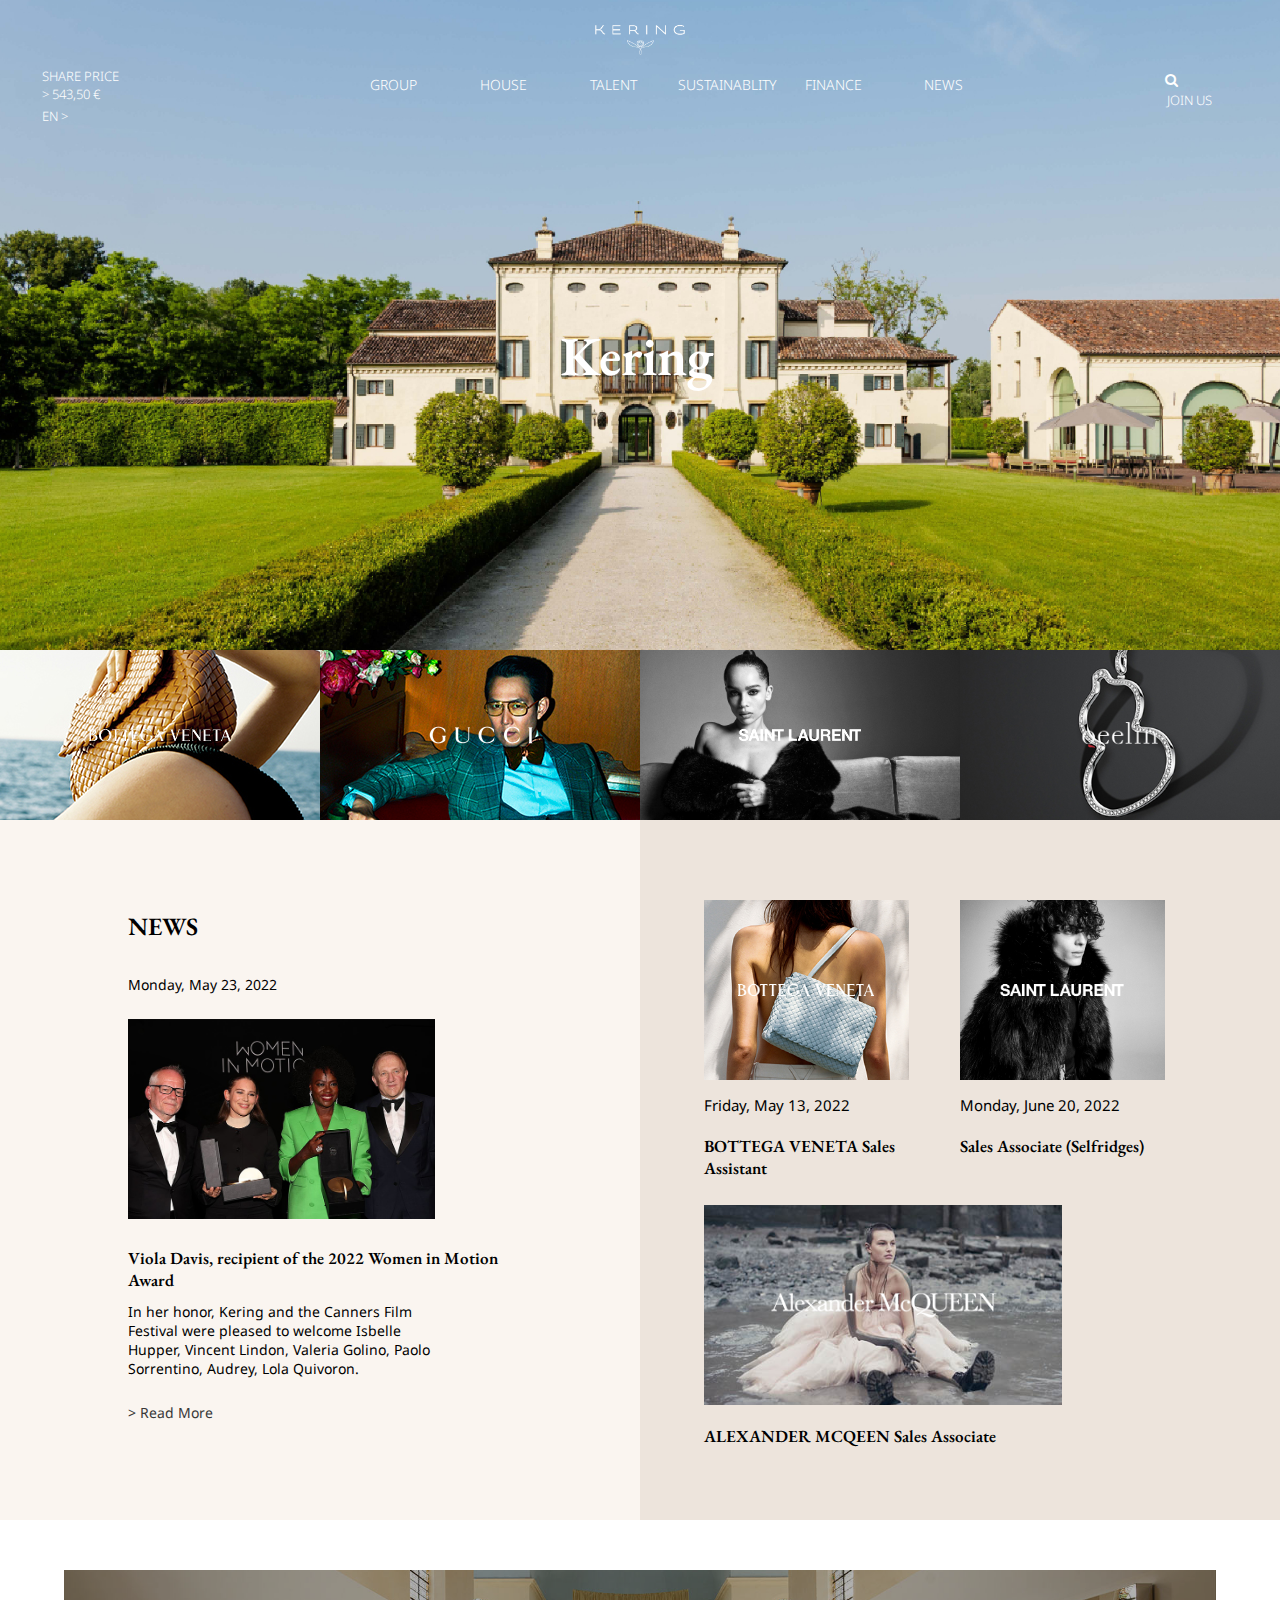
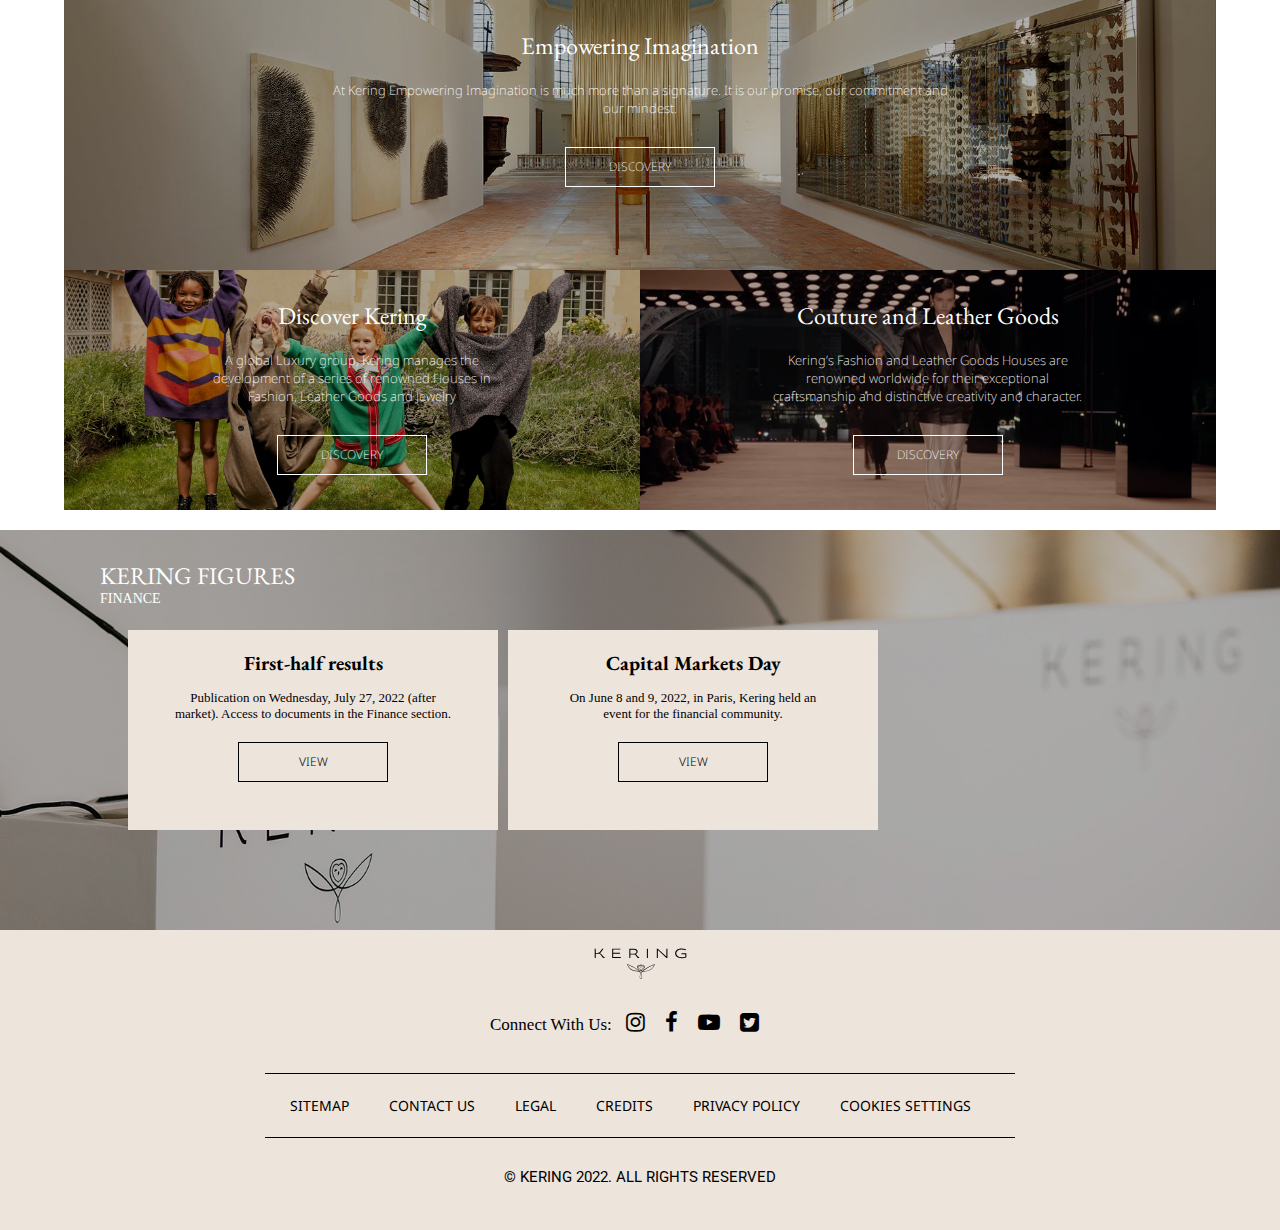
<file: index.html>
<html lang="ko"><head>
    <meta charset="UTF-8">
    <meta http-equiv="X-UA-Compatible" content="IE=edge">
    <meta name="viewport" content="width=device-width, initial-scale=1.0">
    <title>Kering</title>
    <link rel="stylesheet" href="css/kering.css">
    <link rel="icon" href="image/favicon-32x32.png">
    <link rel="stylesheet" href="https://cdnjs.cloudflare.com/ajax/libs/font-awesome/4.7.0/css/font-awesome.min.css">
    <link rel="stylesheet" href="css/kering_media.css">
    <script src="js/jquery-3.6.0.js"></script>
    <script src="js/kering.js"></script>
    
</head>
<body>
<header>
    <div class="head_in">
    <div id="logo"><a href="index.html">LOGO</a></div>
        <div class="h_left">
            <ul id="left_menu">
                <li class="price"><a href="#">SHARE PRICE<br>&gt; 543,50 €</a></li>
                <li class="en"><a href="#">EN &gt;</a></li>
                <li class="sub_btn"><a href="#"><i class="fa fa-bars"></i></a>
                </li>
            </ul>
        </div>
        <div class="h_middle">
            <ul id="mainmenu">
                <li><a href="group.html">GROUP</a></li>
                <li><a href="house.html">HOUSE</a></li>
                <li><a href="talent.html">TALENT</a></li>
                <li><a href="sustainablity.html">SUSTAINABLITY</a></li>
                <li><a href="finance.html">FINANCE</a></li>
                <li><a href="#">NEWS</a></li> 
            </ul>
        </div>
        <div class="h_right">
            <ul id="right_menu">
                <li id="search"><i class="fa fa-search"></i></li>
                <li class="join"><a href="#">JOIN US</a></li>
            </ul>
        </div>
    </div>
</header>
<ul id="submenu">
    <li><a href="group.html">GROUP</a></li>
    <li><a href="house.html">HOUSE</a></li>
    <li><a href="talent.html">TALENT</a></li>
    <li><a href="sustainablity.html">SUSTAINABLITY</a></li>
    <li><a href="finance.html">FINANCE</a></li>
    <li><a href="#">NEWS</a></li> 
    <li class="sub_close"><a href="#"><i class="fa fa-close"></i></a></li> 
</ul>

<div id="main">
    <div class="slide_group">
        <div class="slide1">
            <div>
                <h2 class="main_title">Kering</h2>
            </div>
        </div>
    </div>
</div>

<div class="clearfix clear"></div>

<section id="brands">
    <div class="brand_in">
        <div class="brand">
            <div class="name"></div>
        </div>
        <div class="brand">
            <div class="name"></div>
        </div>
        <div class="brand">
            <div class="name"></div>
        </div>
        <div class="brand">
            <div class="name"></div>
        </div>
    </div>
</section>

<div id="news">
    <div class="left_n">
        <div class="left_n_in">
            <h2>NEWS</h2>
            <p>Monday, May 23, 2022</p>
            <div></div>
            <a href="#"><h3>Viola Davis, recipient of the 2022 Women in Motion Award</h3>
            <p>In her honor, Kering and the Canners Film Festival were pleased to welcome Isbelle Hupper, Vincent Lindon, Valeria Golino, Paolo Sorrentino, Audrey, Lola Quivoron.</p>
            <p>&gt;  Read More</p>
            </a>
        </div>
    </div>
    <div class="right_n">
        <div class="right_n_in">
            <div class="n_con">
                <div>
                    <div class="name"></div>
                </div>
                <a href="#">
                <p>Friday, May 13, 2022</p>
                <h3>BOTTEGA VENETA Sales Assistant</h3>
                </a>
            </div>
            <div class="n_con">
                <div>
                    <div class="name"></div>
                </div>
                <a href="#">
                <p>Monday, June 20, 2022</p>
                <h3>Sales Associate (Selfridges)</h3>
                </a>
            </div>
            <div class="n_con">
                <div>
                    <div class="name"></div>
                </div>
                <a href="#">
                <h3>ALEXANDER MCQEEN Sales Associate</h3>
                <p></p>
                </a>
            </div>
        </div>
    </div>
</div>

<div class="clearfix clear"></div>

<div id="content">
    <div class="content_in">
        <div class="cont">
            <a href="#" class="black first"><div class="cover">
                <h2>Empowering Imagination</h2>
                <p>At Kering Empowering Imagination is much more than a signature. It is our promise, our commitment and our mindest.</p>
                <h3>DISCOVERY</h3>
            </div></a>
        </div>
        
        <div class="cont">
            <a href="#" class="black"><div class="cover">
                <h2>Discover Kering</h2>
                <p>A global Luxury group, Kering manages the development of a series of renowned Houses in Fashion, Leather Goods and Jewelry</p>
                <h3>DISCOVERY</h3>
            </div></a>
        </div>
        <div class="cont">
            <a href="#" class="black"><div class="cover">
                <h2>Couture and Leather Goods</h2>
                <p>Kering’s Fashion and Leather Goods Houses are renowned worldwide for their exceptional craftsmanship and distinctive creativity and character.</p>
                <h3>DISCOVERY</h3>
            </div></a>
        </div>
    </div>
</div>

<div id="sect">
    <div class="title">
        <h2>KERING FIGURES</h2>
        <p><a href="#">FINANCE</a></p>
    </div>
    <div class="sect_in">
        <div class="txt-box">
            <h2>First-half results</h2>
            <p>Publication on Wednesday, July 27, 2022 (after market). Access to documents in the Finance section.</p>
            <h3><a href="#">VIEW</a></h3>
        </div>
        <div class="txt-box">
            <h2>Capital Markets Day</h2>
            <p>On June 8 and 9, 2022, in Paris, Kering held an event for the financial community. </p>
            <h3><a href="#">VIEW</a></h3>
        </div>
    </div>
</div>

<footer> 
    <div class="footer_in">
        <div class="f_logo">logo</div>
        <div class="f_sns">
            <div class="sns_in">
                Connect With Us: <i class="fa fa-instagram"></i><i class="fa fa-facebook"></i><i class="fa fa-youtube-play"></i><i class="fa fa-twitter-square"></i>
            </div>
        </div>
        <ul class="f_list">
            <li><a href="#">SITEMAP</a></li>
            <li><a href="#">CONTACT US</a></li>
            <li><a href="#">LEGAL</a></li>
            <li><a href="#">CREDITS</a></li>
            <li><a href="#">PRIVACY POLICY</a></li>
            <li><a href="#">COOKIES SETTINGS</a></li>
        </ul>
        <address>© KERING 2022. ALL RIGHTS RESERVED</address>
    </div> 
</footer>

</body></html>
</file>
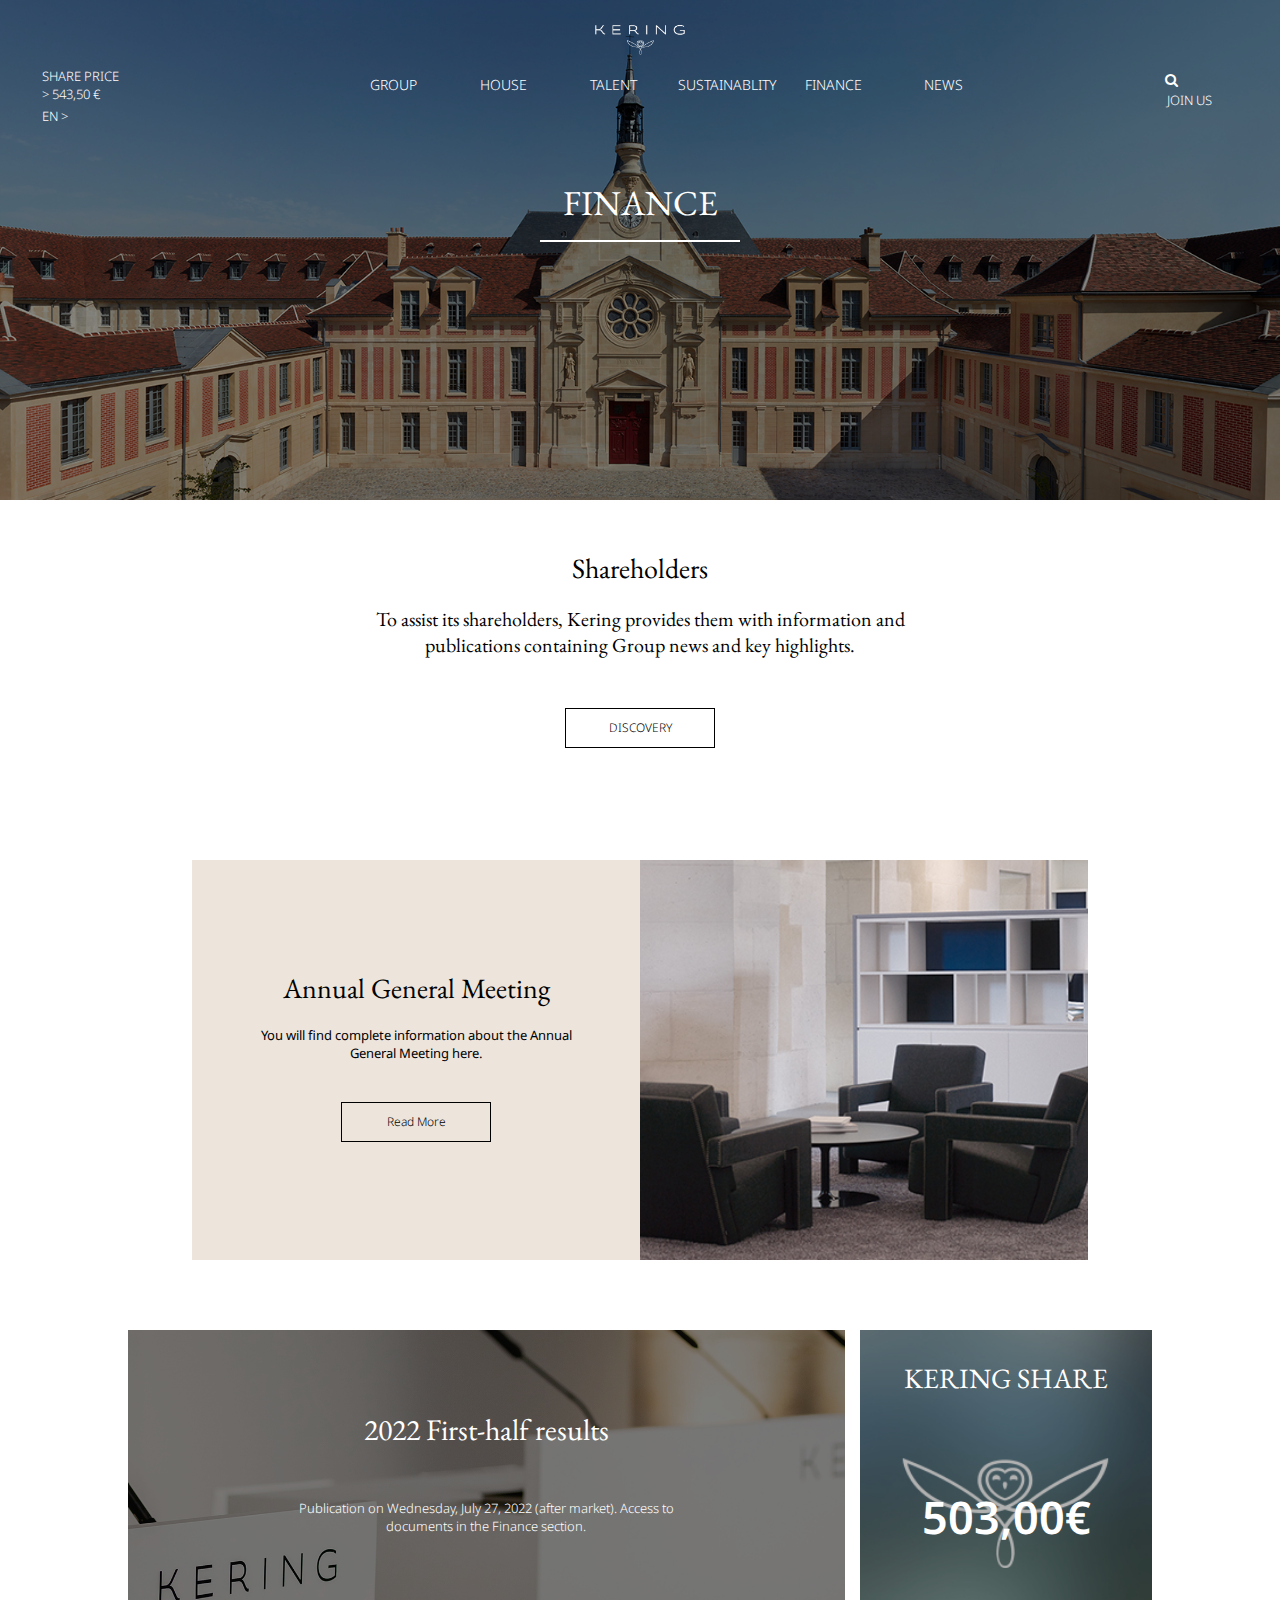
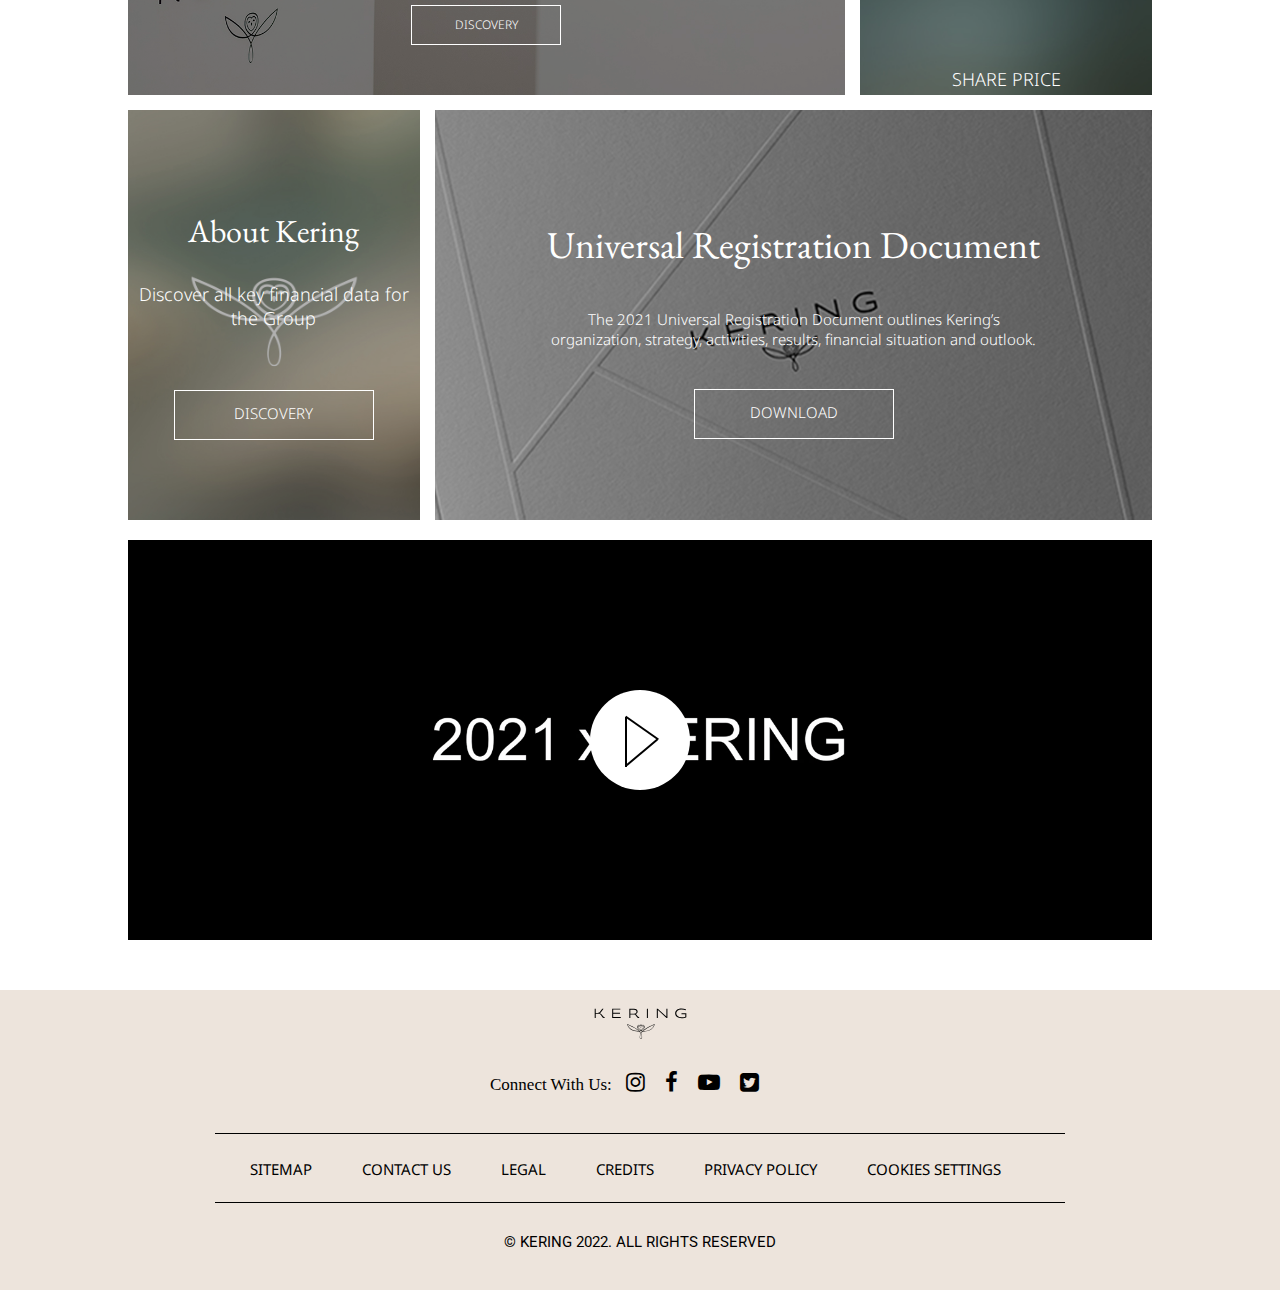
<file: finance.html>
<!DOCTYPE html>
<html lang="ko">
<head>
    <meta charset="UTF-8">
    <meta http-equiv="X-UA-Compatible" content="IE=edge">
    <meta name="viewport" content="width=device-width, initial-scale=1.0">
    <title>Finance</title>
    <link rel="stylesheet" href="css/finance.css">
    <link rel="stylesheet" href="css/finance_media.css">
    <link rel="icon" href="image/favicon-32x32.png">
    <link rel="stylesheet" href="https://cdnjs.cloudflare.com/ajax/libs/font-awesome/4.7.0/css/font-awesome.min.css">
    <script src="js/jquery-3.6.0.js"></script>
    <script>
        $(function(){
            $(".but").click(function(){
                $("#cont3 iframe").css("display","block")
            })
    })
    </script>
    <script src="js/kering.js"></script>
</head>
<body>

<header>
    <div class="head_in">
    <div id="logo"><a href="index.html">LOGO</a></div>
        <div class="h_left">
            <ul id="left_menu">
                <li class="price"><a href="#">SHARE PRICE<br>&gt; 543,50 €</a></li>
                <li class="en"><a href="#">EN &gt;</a></li>
                <li class="sub_btn"><a href="#"><i class="fa fa-bars"></i></a>
                </li>
            </ul>
        </div>
        <div class="h_middle">
            <ul id="mainmenu">
                <li><a href="group.html">GROUP</a></li>
                <li><a href="house.html">HOUSE</a></li>
                <li><a href="talent.html">TALENT</a></li>
                <li><a href="sustainablity.html">SUSTAINABLITY</a></li>
                <li><a href="finance.html">FINANCE</a></li>
                <li><a href="#">NEWS</a></li> 
            </ul>
        </div>
        <div class="h_right">
            <ul id="right_menu">
                <li id="search"><i class="fa fa-search"></i></li>
                <li class="join"><a href="#">JOIN US</a></li>
            </ul>
        </div>
    </div>
</header>
<ul id="submenu">
    <li><a href="group.html">GROUP</a></li>
    <li><a href="house.html">HOUSE</a></li>
    <li><a href="talent.html">TALENT</a></li>
    <li><a href="sustainablity.html">SUSTAINABLITY</a></li>
    <li><a href="finance.html">FINANCE</a></li>
    <li><a href="#">NEWS</a></li> 
    <li class="sub_close"><a href="#"><i class="fa fa-close"></i></a></li> 
</ul>

<div class="clearfix clear"></div>

<div id="main">
    <div class="cover">
        <div class="main_in">
            <h2>FINANCE</h2>
        </div>
    </div>
</div>

<div id="txt">
    <div class="txt_in">
        <h2>Shareholders</h2>
        <div></div>
        <p>To assist its shareholders, Kering provides them with information and publications containing Group news and key highlights.</p>
        <h3><a href="#">DISCOVERY</a></h3>
    </div>
</div>

<section id="sect">
    <div class="box_in">
        <div class="box">
            <h2>Annual General Meeting</h2>
            <p>You will find complete information about the Annual General Meeting here.</p>
            <h3><a href="#">Read More</a></h3>
        </div>
        <div class="box"></div>
    </div>
</section>

<section id="cont1">
    <div class="cont_in">
        <div class="num1">
            <a href="#" class="black"><div class="cover">
                <h2>2022 First-half results</h2>
                <p>Publication on Wednesday, July 27, 2022 (after market). Access to documents in the Finance section.</p>
                <h3>DISCOVERY</h3>
            </div></a>
        </div>
        <div class="num2">
            <a href="#" class="black"><div class="cover">
                <h2>KERING SHARE</h2>
                <h2 class="middle">503,00€</h2>
                <p>SHARE PRICE</p>
            </div>
        </div></a>
    </div>
</section>

<section id="cont2">
    <div class="cont_in">
        <div class="num3">
            <a href="#" class="black"><div class="cover">
                <h2>About Kering</h2>
                <p>Discover all key financial data for the Group</p>
                <h3>DISCOVERY</h3>
            </div></a>
        </div>
        <div class="num4">
            <a href="#" class="black"><div class="cover">
                <h2>Universal Registration Document</h2>
                <p>The 2021 Universal Registration Document outlines Kering’s organization, strategy, activities, results, financial situation and outlook.</p>
                <h3>DOWNLOAD</h3>
            </div>
        </div></a>
    </div>
</section>

<section id="cont3">
    <div class="move">
        <div class="but"><div class="but2"></div></div>
        <iframe width="100%" height="100%" src="https://www.youtube.com/embed/6XAPgx9zGmU" title="YouTube video player" frameborder="0" allow=" autoplay;" allowfullscreen></iframe>
    </div>
</section>

<footer> 
    <div class="footer_in">
        <div class="f_logo">logo</div>
        <div class="f_sns">
            <div class="sns_in">
                Connect With Us: <i class="fa fa-instagram"></i><i class="fa fa-facebook"></i><i class="fa fa-youtube-play"></i><i class="fa fa-twitter-square"></i>
            </div>
        </div>
        <ul class="f_list">
            <li><a href="#">SITEMAP</a></li>
            <li><a href="#">CONTACT US</a></li>
            <li><a href="#">LEGAL</a></li>
            <li><a href="#">CREDITS</a></li>
            <li><a href="#">PRIVACY POLICY</a></li>
            <li><a href="#">COOKIES SETTINGS</a></li>
        </ul>
        <address>&copy; KERING 2022. ALL RIGHTS RESERVED</address>
    </div> 
</footer>

</body>
</html>
</file>
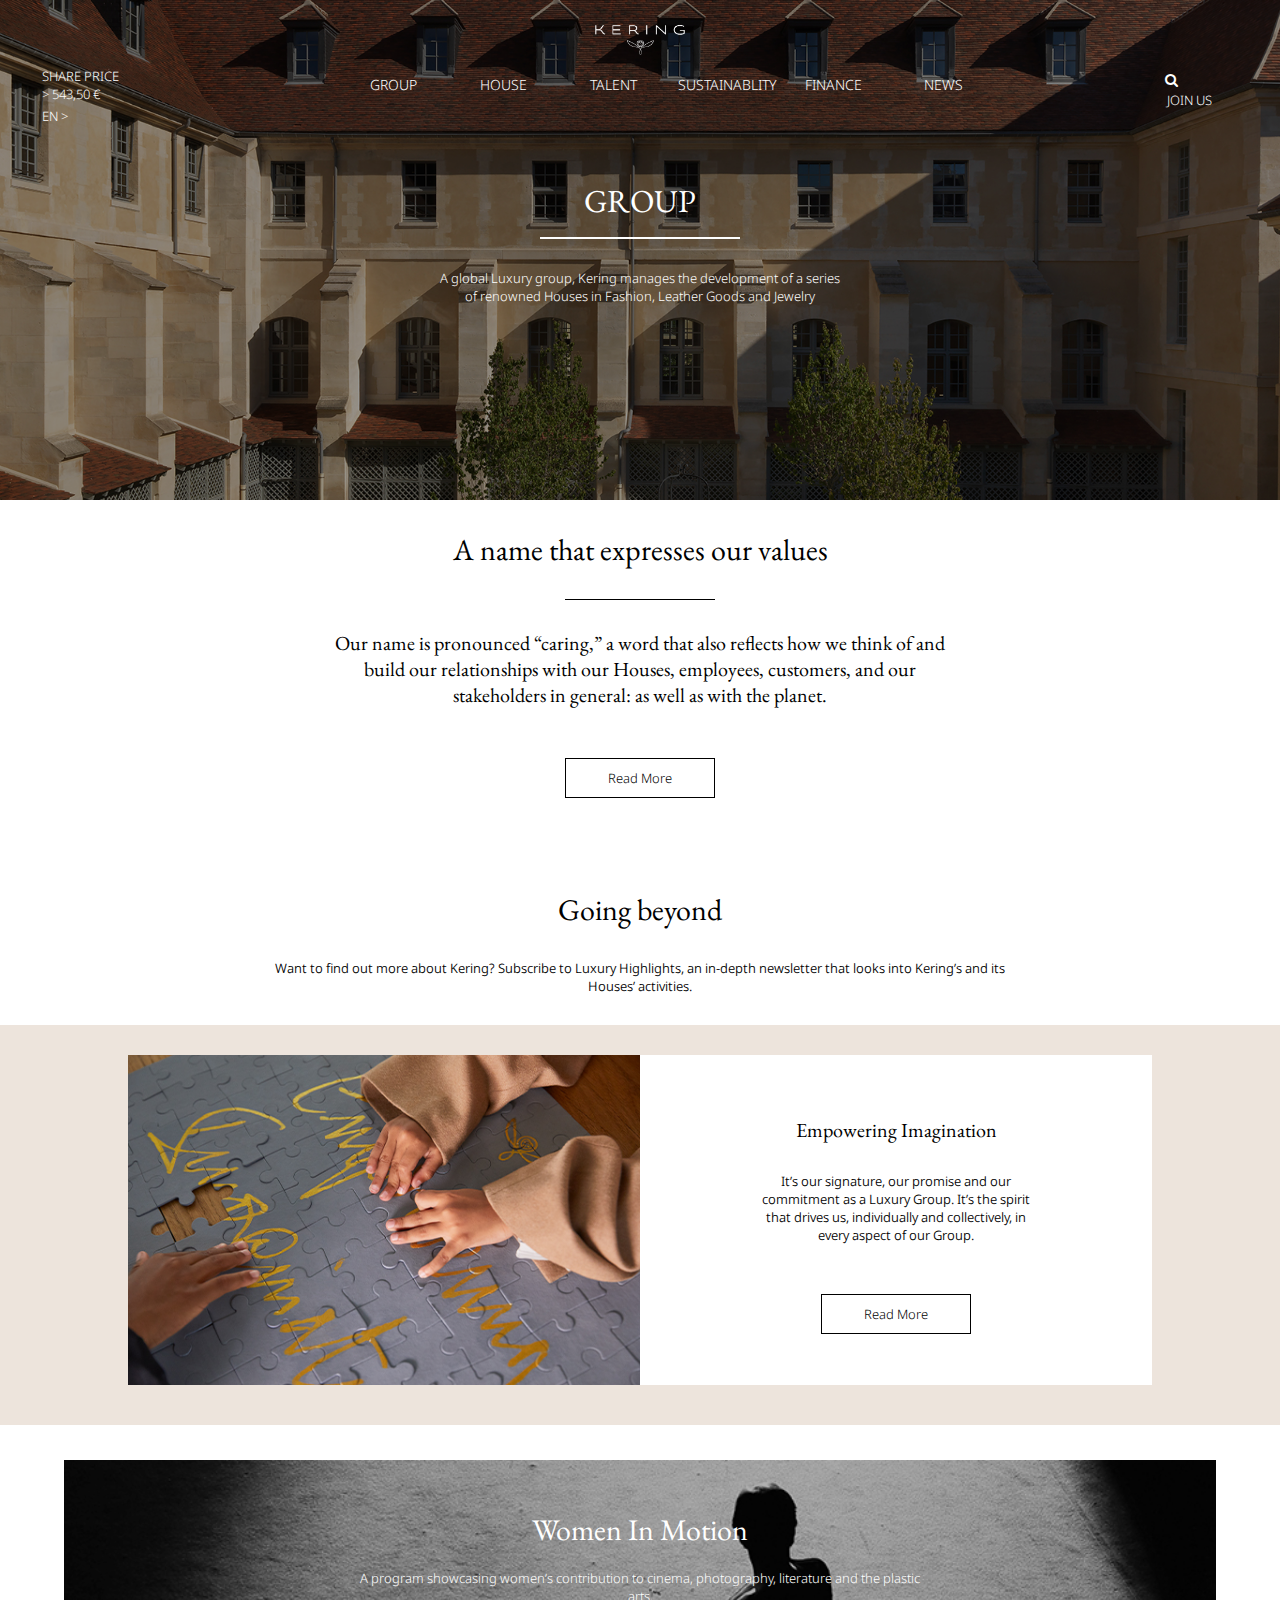
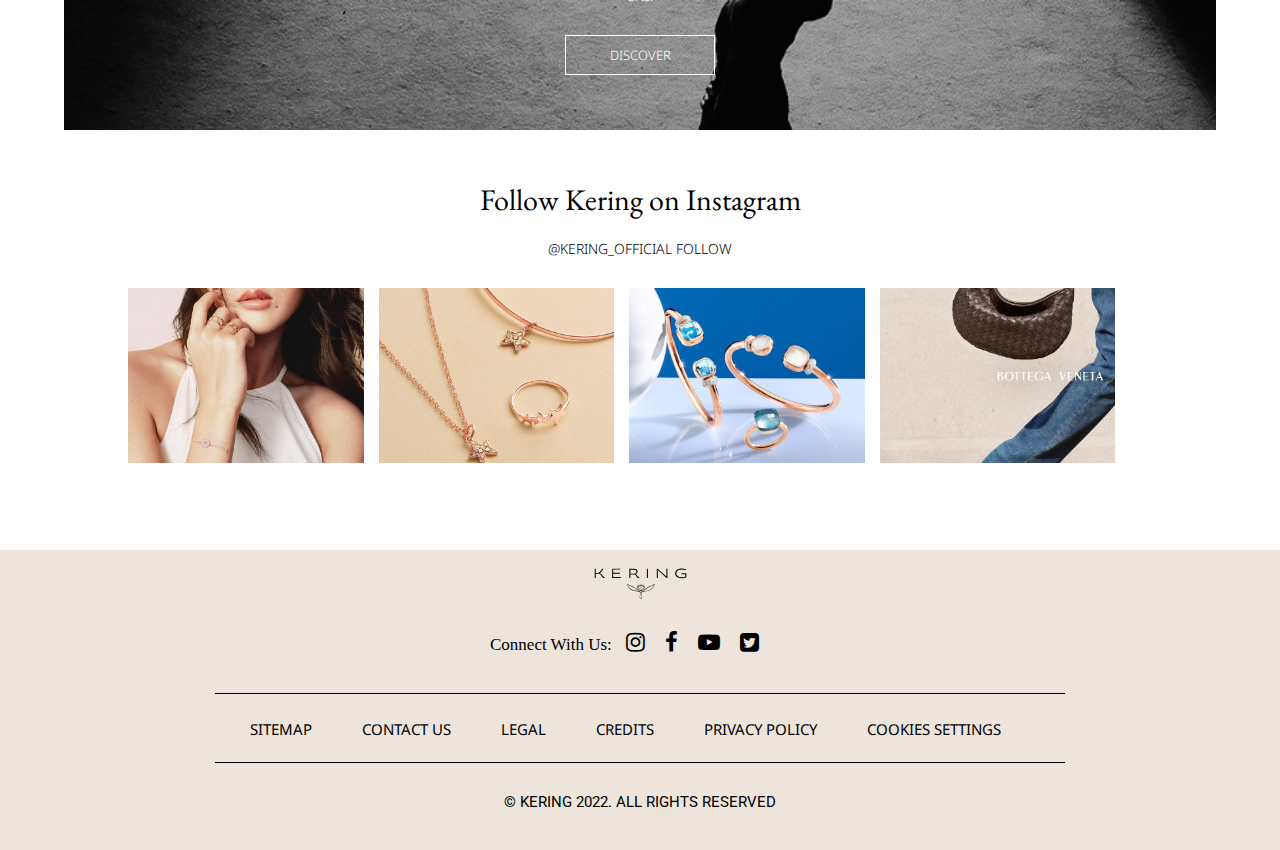
<file: group.html>
<!DOCTYPE html>
<html lang="ko">
<head>
    <meta charset="UTF-8">
    <meta http-equiv="X-UA-Compatible" content="IE=edge">
    <meta name="viewport" content="width=device-width, initial-scale=1.0">
    <title>Group</title>
    <link rel="stylesheet" href="css/group.css">
    <link rel="icon" href="image/favicon-32x32.png">
    <link rel="stylesheet" href="https://cdnjs.cloudflare.com/ajax/libs/font-awesome/4.7.0/css/font-awesome.min.css">
    <link rel="stylesheet" href="css/group_media.css">
    <script src="js/jquery-3.6.0.js"></script>
    <script src="js/kering.js"></script>
</head>
<body>

<header>
    <div class="head_in">
    <div id="logo"><a href="index.html">LOGO</a></div>
        <div class="h_left">
            <ul id="left_menu">
                <li class="price"><a href="#">SHARE PRICE<br>&gt; 543,50 €</a></li>
                <li class="en"><a href="#">EN &gt;</a></li>
                <li class="sub_btn"><a href="#"><i class="fa fa-bars"></i></a>
                </li>
            </ul>
        </div>
        <div class="h_middle">
            <ul id="mainmenu">
                <li><a href="group.html">GROUP</a></li>
                <li><a href="house.html">HOUSE</a></li>
                <li><a href="talent.html">TALENT</a></li>
                <li><a href="sustainablity.html">SUSTAINABLITY</a></li>
                <li><a href="finance.html">FINANCE</a></li>
                <li><a href="#">NEWS</a></li> 
            </ul>
        </div>
        <div class="h_right">
            <ul id="right_menu">
                <li id="search"><i class="fa fa-search"></i></li>
                <li class="join"><a href="#">JOIN US</a></li>
            </ul>
        </div>
    </div>
</header>
<ul id="submenu">
    <li><a href="group.html">GROUP</a></li>
    <li><a href="house.html">HOUSE</a></li>
    <li><a href="talent.html">TALENT</a></li>
    <li><a href="sustainablity.html">SUSTAINABLITY</a></li>
    <li><a href="finance.html">FINANCE</a></li>
    <li><a href="#">NEWS</a></li> 
    <li class="sub_close"><a href="#"><i class="fa fa-close"></i></a></li> 
</ul>

<div class="clearfix clear"></div>

<div id="main">
    <div class="cover">
        <div class="main_in">
            <h2>GROUP</h2>
            <p>A global Luxury group, Kering manages the development of a series of renowned Houses in Fashion, Leather Goods and Jewelry</p>
        </div>
    </div>
</div>

<div id="sect1">
    <div class="sect_in">
        <h2>A name that expresses our values</h2>
        <div></div>
        <p>Our name is pronounced “caring,” a word that also reflects how we think of and build our relationships with our Houses, employees, customers, and our stakeholders in general: as well as with the planet. </p>
        <h3><a href="#">Read More</a></h3>
    </div>
</div>

<section id="sect2">
    <div class="sect2_in">
        <h2 class="title">Going beyond</h2>
        <p>Want to find out more about Kering? Subscribe to Luxury Highlights, an in-depth newsletter that looks into Kering’s and its Houses’ activities.</p>
        <div class="sect_box">
            <div class="box_in">
                <div class="box"></div>
                <div class="box">
                    <h2>Empowering Imagination</h2>
                    <p>It’s our signature, our promise and our commitment as a Luxury Group. It’s the spirit that drives us, individually and collectively, in every aspect of our Group. </p>
                    <h3><a href="#">Read More</a></h3>
                </div>
            </div>
        </div>
    </div>
</section>

<section id="sect3">
    <a href="#" class="black"><div class="cover">
        <h2>Women In Motion</h2>
        <p>A program showcasing women’s contribution to cinema, photography, literature and the plastic arts.</p>
        <h3>DISCOVER</h3>
    </div></a>
</section>

<section id="sect4">
    <h2>Follow Kering on Instagram</h2>
    <h3>@KERING_OFFICIAL FOLLOW</h3>
    <div class="content">
        <div class="cont"></div>
        <div class="cont"></div>
        <div class="cont"></div>
        <div class="cont"></div>
    </div>
</section>

<footer> 
    <div class="footer_in">
        <div class="f_logo">logo</div>
        <div class="f_sns">
            <div class="sns_in">
                Connect With Us: <i class="fa fa-instagram"></i><i class="fa fa-facebook"></i><i class="fa fa-youtube-play"></i><i class="fa fa-twitter-square"></i>
            </div>
        </div>
        <ul class="f_list">
            <li><a href="#">SITEMAP</a></li>
            <li><a href="#">CONTACT US</a></li>
            <li><a href="#">LEGAL</a></li>
            <li><a href="#">CREDITS</a></li>
            <li><a href="#">PRIVACY POLICY</a></li>
            <li><a href="#">COOKIES SETTINGS</a></li>
        </ul>
        <address>© KERING 2022. ALL RIGHTS RESERVED</address>
    </div> 
</footer>



</body>
</file>
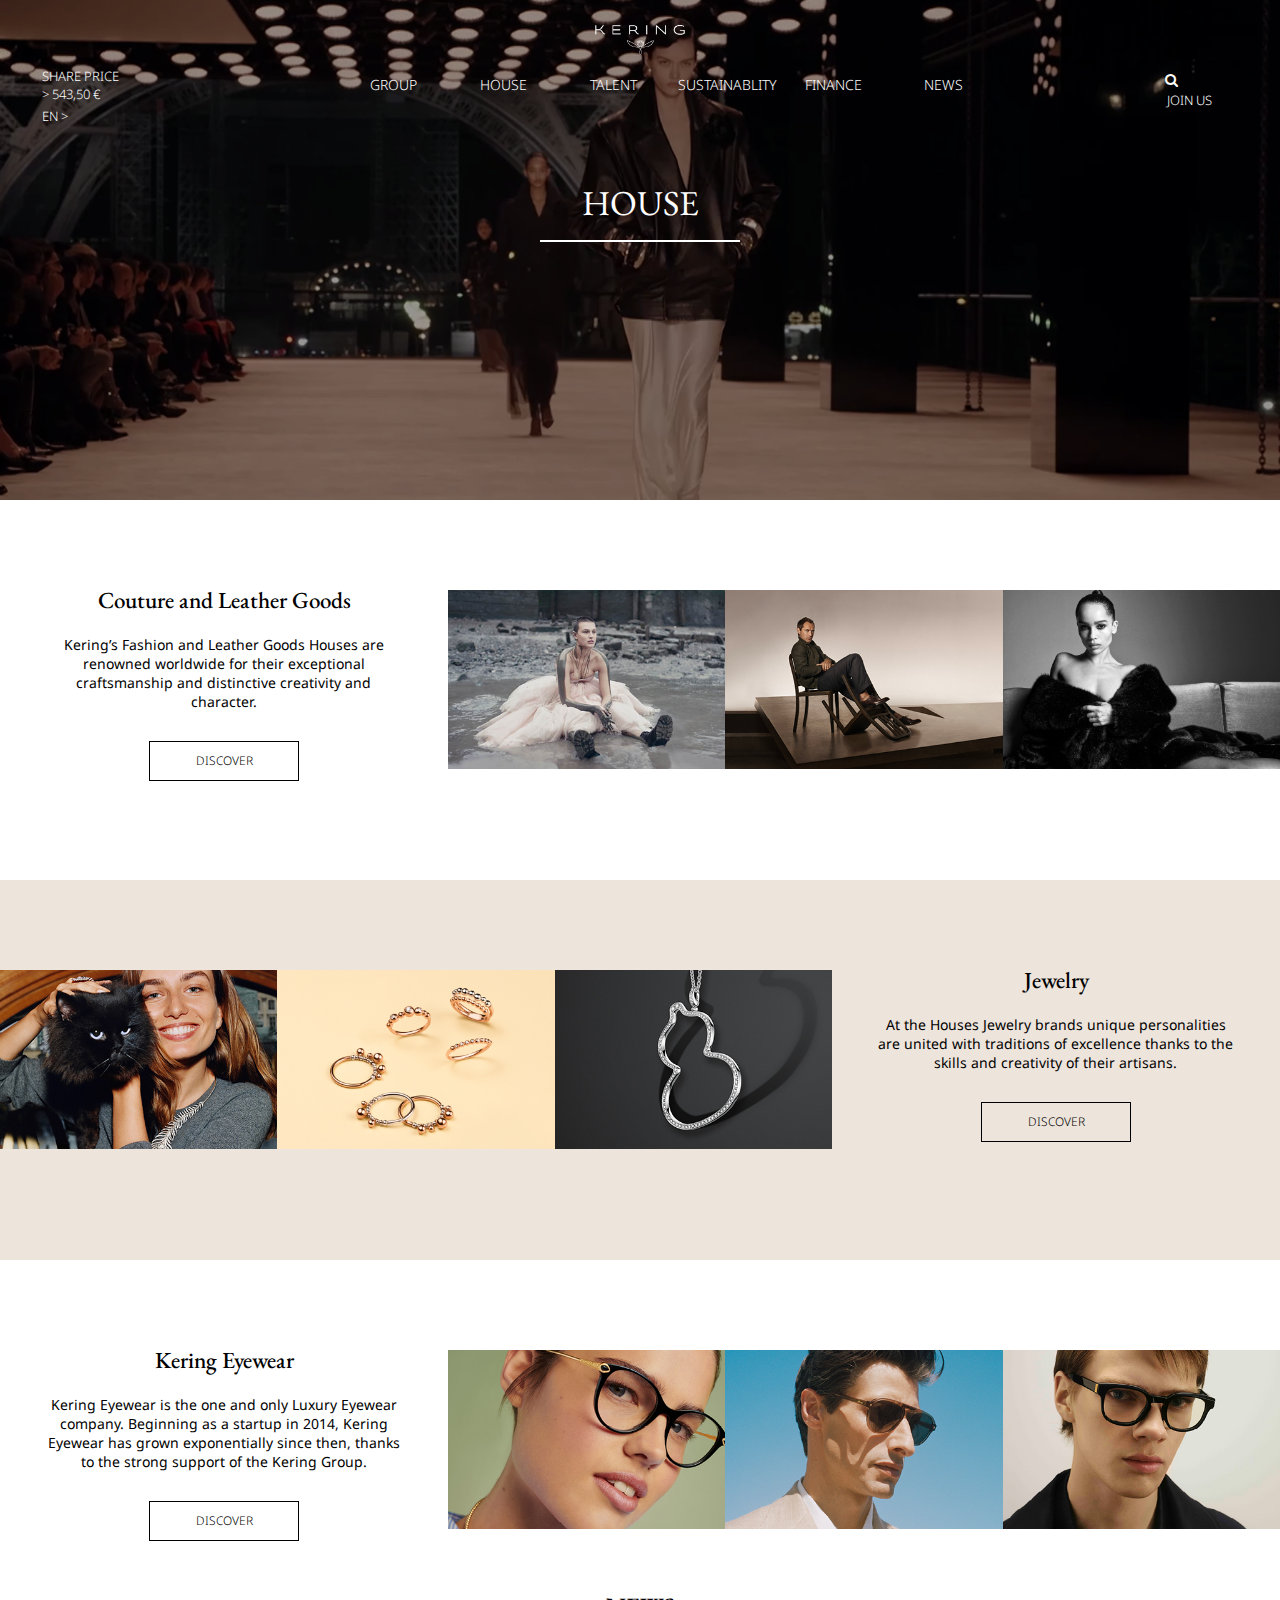
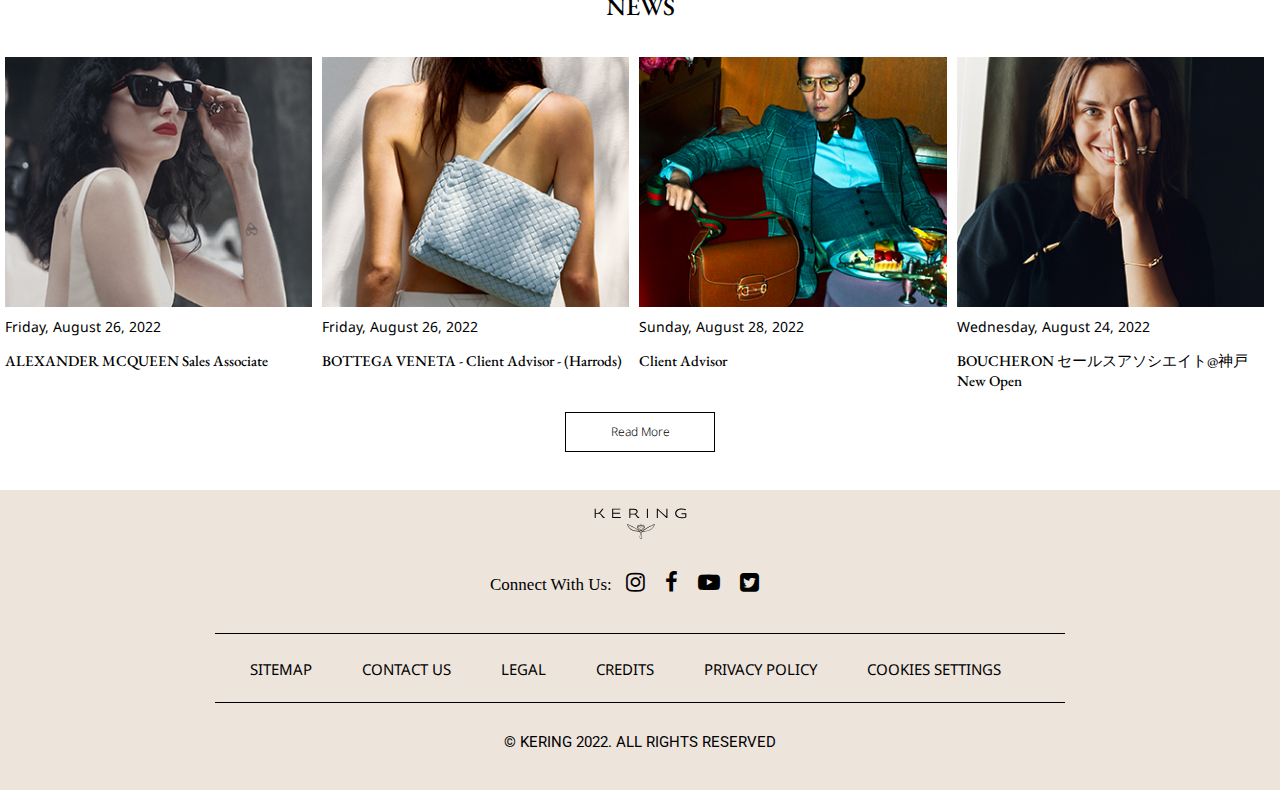
<file: house.html>
<!DOCTYPE html>
<html lang="ko">
<head>
    <meta charset="UTF-8">
    <meta http-equiv="X-UA-Compatible" content="IE=edge">
    <meta name="viewport" content="width=device-width, initial-scale=1.0">
    <title>House</title>
    <link rel="stylesheet" href="css/house.css">
    <link rel="icon" href="image/favicon-32x32.png">
    <link rel="stylesheet" href="https://cdnjs.cloudflare.com/ajax/libs/font-awesome/4.7.0/css/font-awesome.min.css">
    <link rel="stylesheet" href="css/house_media.css">
    <script src="js/jquery-3.6.0.js"></script>
    <script src="js/kering.js"></script>
</head>
<body>
<header>
    <div class="head_in">
    <div id="logo"><a href="index.html">LOGO</a></div>
        <div class="h_left">
            <ul id="left_menu">
                <li class="price"><a href="#">SHARE PRICE<br>&gt; 543,50 €</a></li>
                <li class="en"><a href="#">EN &gt;</a></li>
                <li class="sub_btn"><a href="#"><i class="fa fa-bars"></i></a>
                </li>
            </ul>
        </div>
        <div class="h_middle">
            <ul id="mainmenu">
                <li><a href="group.html">GROUP</a></li>
                <li><a href="house.html">HOUSE</a></li>
                <li><a href="talent.html">TALENT</a></li>
                <li><a href="sustainablity.html">SUSTAINABLITY</a></li>
                <li><a href="finance.html">FINANCE</a></li>
                <li><a href="#">NEWS</a></li> 
            </ul>
        </div>
        <div class="h_right">
            <ul id="right_menu">
                <li id="search"><i class="fa fa-search"></i></li>
                <li class="join"><a href="#">JOIN US</a></li>
            </ul>
        </div>
    </div>
</header>
<ul id="submenu">
    <li><a href="group.html">GROUP</a></li>
    <li><a href="house.html">HOUSE</a></li>
    <li><a href="talent.html">TALENT</a></li>
    <li><a href="sustainablity.html">SUSTAINABLITY</a></li>
    <li><a href="finance.html">FINANCE</a></li>
    <li><a href="#">NEWS</a></li> 
    <li class="sub_close"><a href="#"><i class="fa fa-close"></i></a></li> 
</ul>

<div id="main">
    <div class="cover">
        <div class="main_in">
            <h2>HOUSE</h2>
        </div>
    </div>
</div>

<SEction id="sect1">
    <div class="sect_in">
        <div class="txt-box">
            <h2>Couture and Leather Goods</h2>
            <p>Kering’s Fashion and Leather Goods Houses  are renowned worldwide for their exceptional craftsmanship and distinctive creativity and character.</p>
            <h3>DISCOVER</h3>
        </div>
        <div class="slide-box">
            <div class="slide-in">
                <div class="x-slide"></div>
                <div class="x-slide"></div>
                <div class="x-slide"></div>
            </div>
        </div>
    </div>
</SEction>

<SEction id="sect2">
    <div class="sect_in">
        <div class="txt-box">
            <h2>Jewelry</h2>
            <p>At the Houses Jewelry brands unique personalities are united with traditions of excellence thanks to the skills and creativity of their artisans.</p>
            <h3>DISCOVER</h3>
        </div>
        <div class="slide-box">
            <div class="slide-in">
                <div class="x-slide"></div>
                <div class="x-slide"></div>
                <div class="x-slide"></div>
            </div>
        </div>
    </div>
</SEction>

<SEction id="sect3">
    <div class="sect_in">
        <div class="txt-box">
            <h2>Kering Eyewear</h2>
            <p>Kering Eyewear is the one and only Luxury Eyewear company. Beginning as a startup in 2014, Kering Eyewear has grown exponentially since then, thanks to the strong support of the Kering Group.</p>
            <h3>DISCOVER</h3>
        </div>
        <div class="slide-box">
            <div class="slide-in">
                <div class="x-slide"></div>
                <div class="x-slide"></div>
                <div class="x-slide"></div>
            </div>
        </div>
    </div>
</SEction>

<section id="news">
    <h2>NEWS</h2>
    <ul id="cont">
        <li class="m_cont"><a href="#"></a>
            <p>Friday, August 26, 2022</p>
            <h4>ALEXANDER MCQUEEN Sales Associate</h4>
        </li>
        <li class="m_cont"><a href="#"></a>
            <p>Friday, August 26, 2022</p>
            <h4>BOTTEGA VENETA - Client Advisor - (Harrods)</h4>
        </li>
        <li class="m_cont"><a href="#"></a>
            <p>Sunday, August 28, 2022</p>
            <h4>Client Advisor</h4>
        </li>
        <li class="m_cont"><a href="#"></a>
            <p>Wednesday, August 24, 2022</p>
            <h4>BOUCHERON セールスアソシエイト@神戸 New Open</h4>
        </li>
    </ul>
    <h3>Read More</h3>
</section>

<footer> 
    <div class="footer_in">
        <div class="f_logo">logo</div>
        <div class="f_sns">
            <div class="sns_in">
                Connect With Us: <i class="fa fa-instagram"></i><i class="fa fa-facebook"></i><i class="fa fa-youtube-play"></i><i class="fa fa-twitter-square"></i>
            </div>
        </div>
        <ul class="f_list">
            <li><a href="#">SITEMAP</a></li>
            <li><a href="#">CONTACT US</a></li>
            <li><a href="#">LEGAL</a></li>
            <li><a href="#">CREDITS</a></li>
            <li><a href="#">PRIVACY POLICY</a></li>
            <li><a href="#">COOKIES SETTINGS</a></li>
        </ul>
        <address>&copy; KERING 2022. ALL RIGHTS RESERVED</address>
    </div> 
</footer>
</body>
</html>
</file>
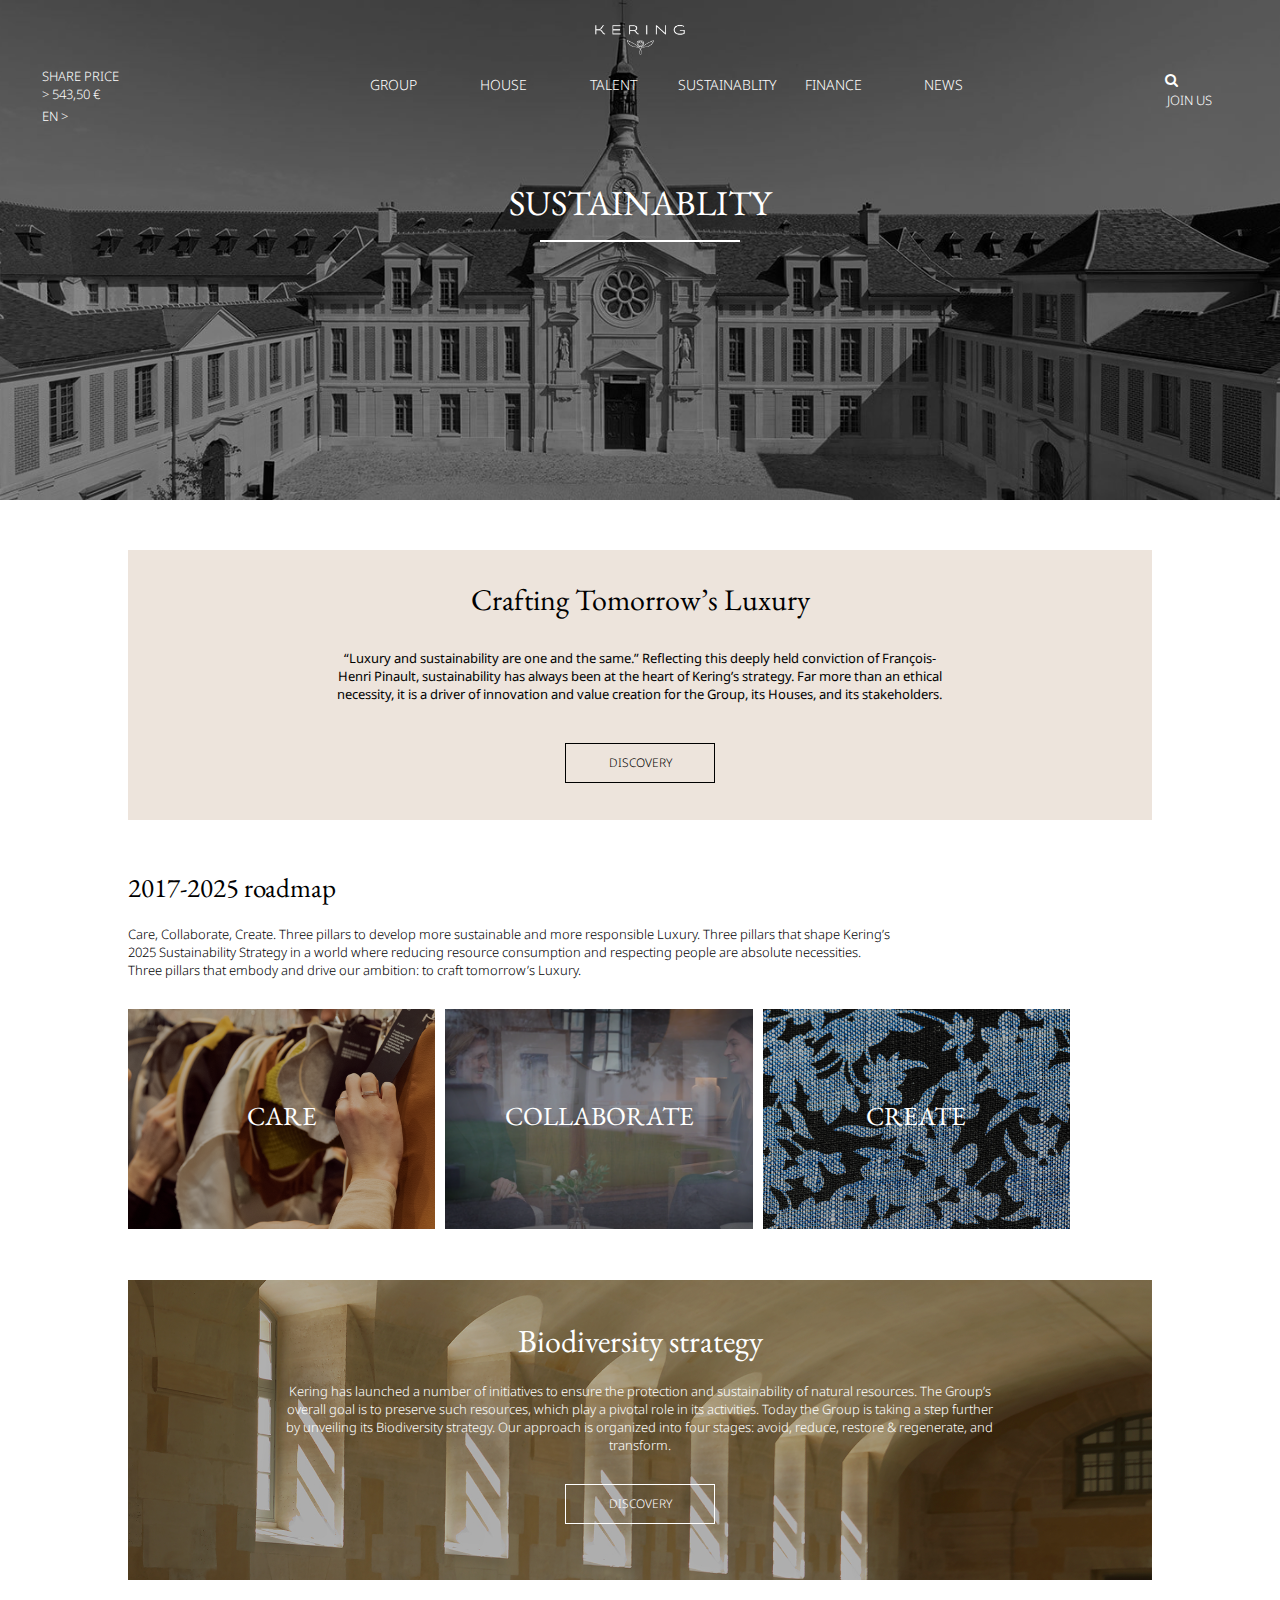
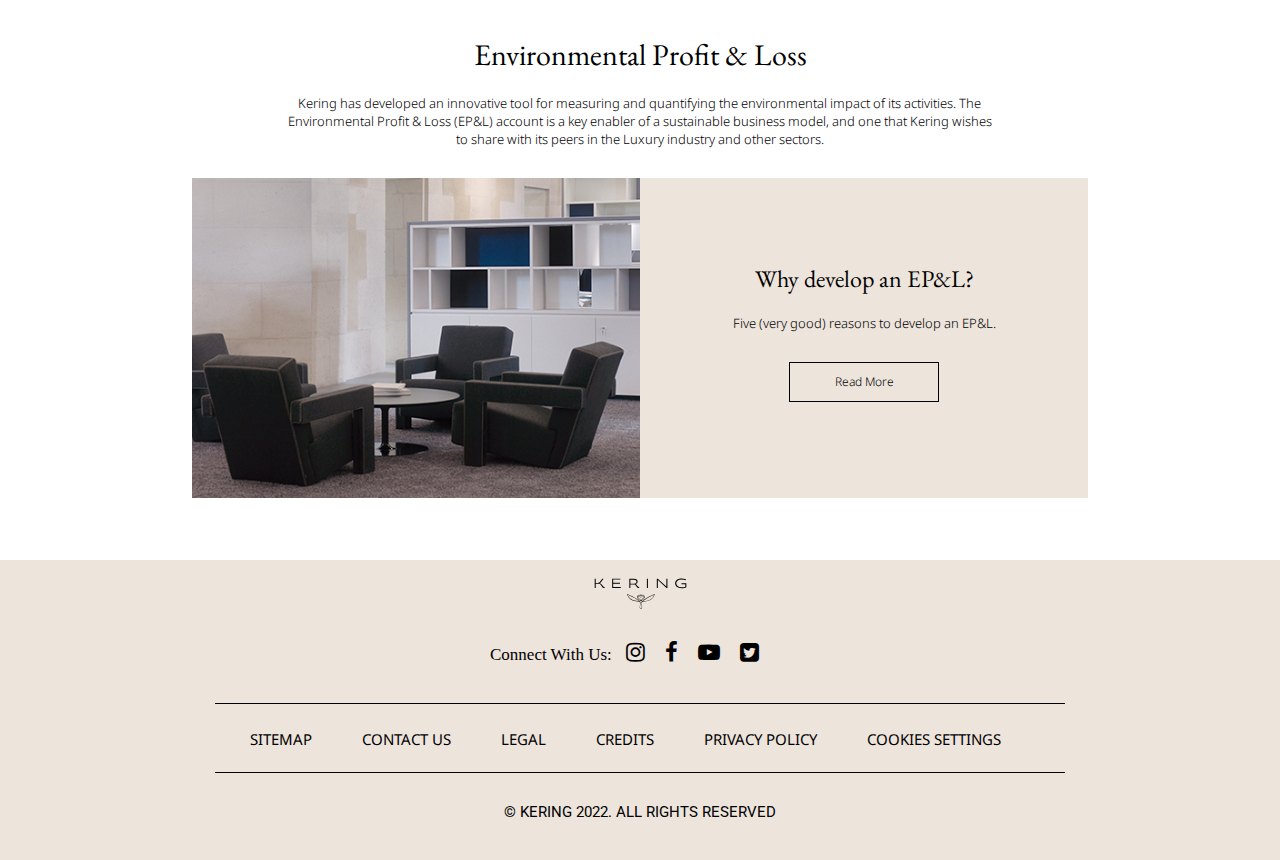
<file: sustainablity.html>
<!DOCTYPE html>
<html lang="ko">
<head>
    <meta charset="UTF-8">
    <meta http-equiv="X-UA-Compatible" content="IE=edge">
    <meta name="viewport" content="width=device-width, initial-scale=1.0">
    <title>Sustainablity</title>
    <link rel="stylesheet" href="css/sustainablity.css">
    <link rel="stylesheet" href="css/sustainablity_media.css">
    <link rel="icon" href="image/favicon-32x32.png">
    <link rel="stylesheet" href="https://cdnjs.cloudflare.com/ajax/libs/font-awesome/4.7.0/css/font-awesome.min.css">
    <script src="js/jquery-3.6.0.js"></script>
    <script src="js/kering.js"></script>
</head>
<body>
    
<header>
    <div class="head_in">
    <div id="logo"><a href="index.html">LOGO</a></div>
        <div class="h_left">
            <ul id="left_menu">
                <li class="price"><a href="#">SHARE PRICE<br>&gt; 543,50 €</a></li>
                <li class="en"><a href="#">EN &gt;</a></li>
                <li class="sub_btn"><a href="#"><i class="fa fa-bars"></i></a>
                </li>
            </ul>
        </div>
        <div class="h_middle">
            <ul id="mainmenu">
                <li><a href="group.html">GROUP</a></li>
                <li><a href="house.html">HOUSE</a></li>
                <li><a href="talent.html">TALENT</a></li>
                <li><a href="sustainablity.html">SUSTAINABLITY</a></li>
                <li><a href="finance.html">FINANCE</a></li>
                <li><a href="#">NEWS</a></li> 
            </ul>
        </div>
        <div class="h_right">
            <ul id="right_menu">
                <li id="search"><i class="fa fa-search"></i></li>
                <li class="join"><a href="#">JOIN US</a></li>
            </ul>
        </div>
    </div>
</header>
<ul id="submenu">
    <li><a href="group.html">GROUP</a></li>
    <li><a href="house.html">HOUSE</a></li>
    <li><a href="talent.html">TALENT</a></li>
    <li><a href="sustainablity.html">SUSTAINABLITY</a></li>
    <li><a href="finance.html">FINANCE</a></li>
    <li><a href="#">NEWS</a></li> 
    <li class="sub_close"><a href="#"><i class="fa fa-close"></i></a></li> 
</ul>

<div class="clearfix clear"></div>

<div id="main">
    <div class="cover">
        <div class="main_in">
            <h2>SUSTAINABLITY</h2>
        </div>
    </div>
</div>

<section id="txtbox">
    <h2>Crafting Tomorrow’s Luxury</h2>
    <p>“Luxury and sustainability are one and the same.” Reflecting this deeply held conviction of François-Henri Pinault, sustainability has always been at the heart of Kering’s strategy. Far more than an ethical necessity, it is a driver of innovation and value creation for the Group, its Houses, and its stakeholders.</p>
    <h3><a href="#">DISCOVERY</a></h3>

</section>

<section id="road">
    <h2>2017-2025 roadmap</h2>
    <p>Care, Collaborate, Create. Three pillars to develop more sustainable and more responsible Luxury. Three pillars that shape Kering’s 2025 Sustainability Strategy in a world where reducing resource consumption and respecting people are absolute necessities. Three pillars that embody and drive our ambition: to craft tomorrow’s Luxury.</p>
    <div class="road_in">
        <div class="road_con con1">
            <a href="#" class="black"><div class="cover">
                <h3>CARE</h3>
            </div></a>
        </div>

        <div class="road_con con2">
            <a href="#" class="black"><div class="cover">
                <h3>COLLABORATE</h3>
            </div></a>
        </div>

        <div class="road_con con3">
            <a href="#" class="black"><div class="cover">
                <h3>CREATE</h3>
            </div></a>
        </div>
    </div>
</section>

<div id="cont">
    <a href="#" class="black"><div class="cover">
        <h2>Biodiversity strategy</h2>
        <p>Kering has launched a number of initiatives to ensure the protection and sustainability of natural resources. The Group’s overall goal is to preserve such resources, which play a pivotal role in its activities. Today the Group is taking a step further by unveiling its Biodiversity strategy. Our approach is organized into four stages: avoid, reduce, restore & regenerate, and transform.</p>
        <h3>DISCOVERY</h3>
    </div></a>
</div>

<section id="sect2">
    <div class="sect2_in">
        <h2 class="title">Environmental Profit & Loss</h2>
        <p class="sub">Kering has developed an innovative tool for measuring and quantifying the environmental impact of its activities. The Environmental Profit & Loss (EP&L) account is a key enabler of a sustainable business model, and one that Kering wishes to share with its peers in the Luxury industry and other sectors.</p>
        <div class="box_in">
            <div class="box"></div>
            <div class="box">
                <h2>Why develop an EP&L?</h2>
                <p>Five (very good) reasons to develop an EP&L.</p>
                <h3><a href="#">Read More</a></h3>
            </div>
        </div>
    </div>
</section>

<footer> 
    <div class="footer_in">
        <div class="f_logo">logo</div>
        <div class="f_sns">
            <div class="sns_in">
                Connect With Us: <i class="fa fa-instagram"></i><i class="fa fa-facebook"></i><i class="fa fa-youtube-play"></i><i class="fa fa-twitter-square"></i>
            </div>
        </div>
        <ul class="f_list">
            <li><a href="#">SITEMAP</a></li>
            <li><a href="#">CONTACT US</a></li>
            <li><a href="#">LEGAL</a></li>
            <li><a href="#">CREDITS</a></li>
            <li><a href="#">PRIVACY POLICY</a></li>
            <li><a href="#">COOKIES SETTINGS</a></li>
        </ul>
        <address>&copy; KERING 2022. ALL RIGHTS RESERVED</address>
    </div> 
</footer>

</body>
</html>
</file>
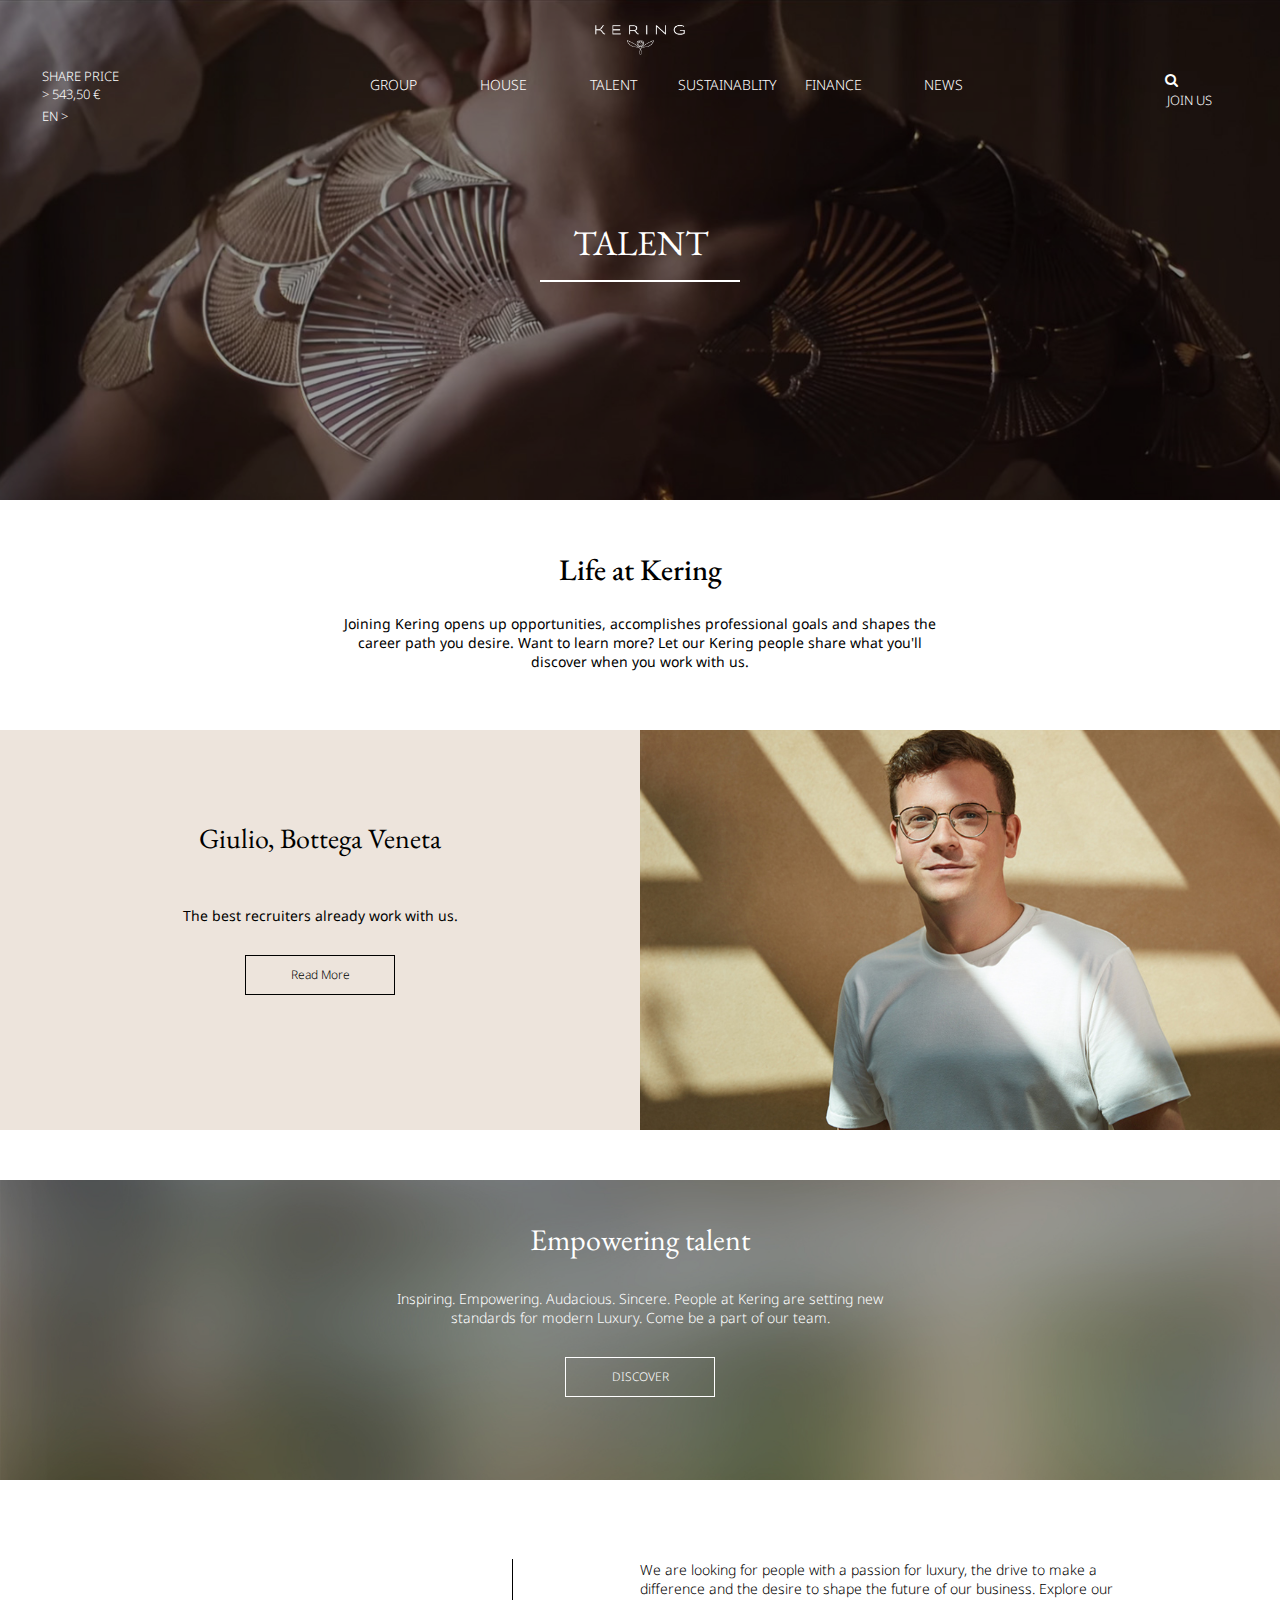
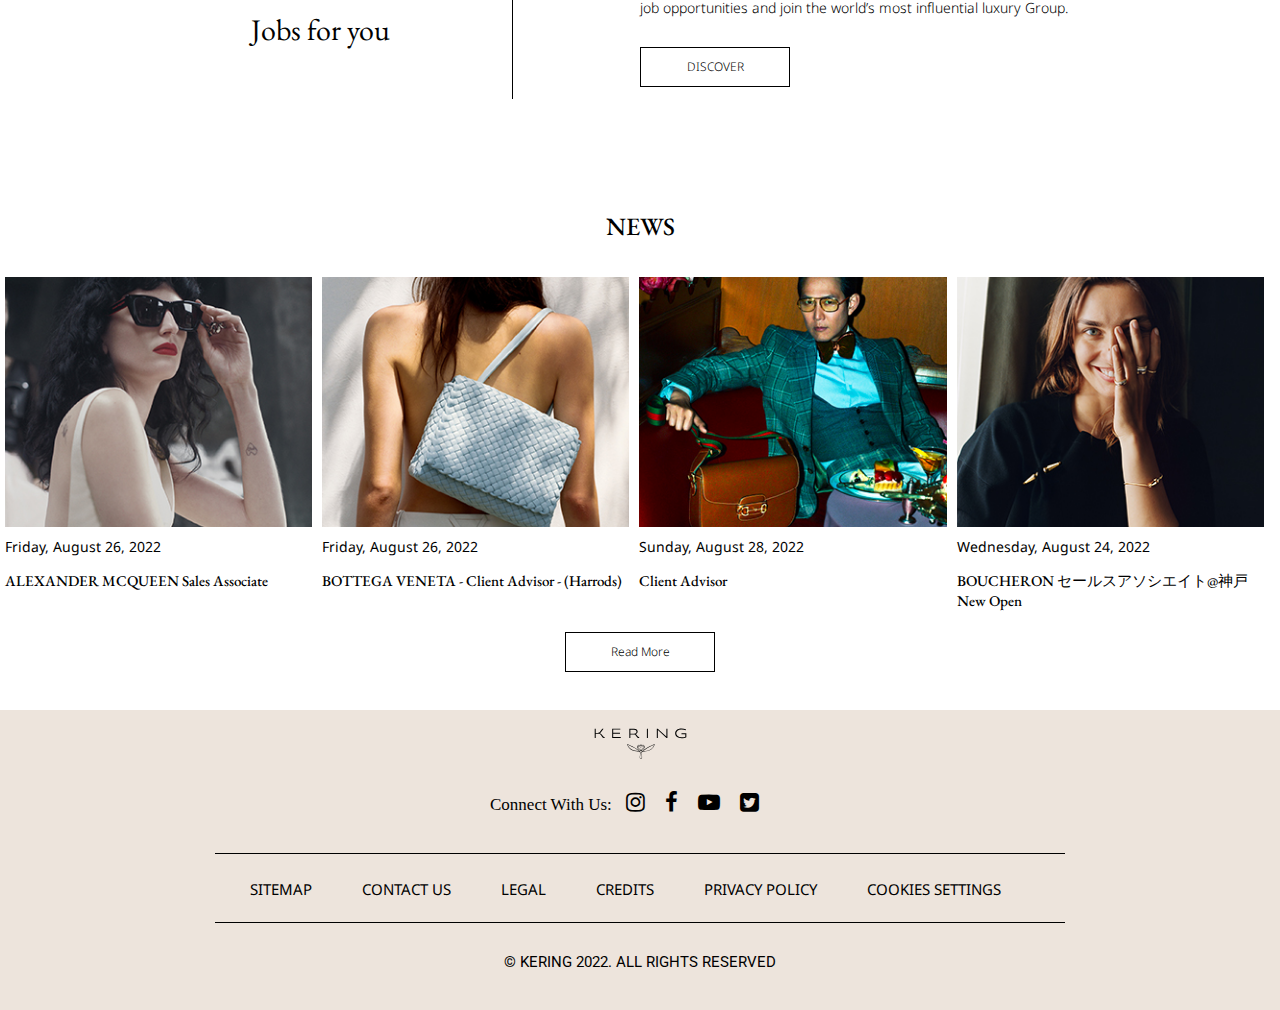
<file: talent.html>
<!DOCTYPE html>
<html lang="ko">
<head>
    <meta charset="UTF-8">
    <meta http-equiv="X-UA-Compatible" content="IE=edge">
    <meta name="viewport" content="width=device-width, initial-scale=1.0">
    <title>Talent</title>
    <link rel="stylesheet" href="css/talent.css">
    <link rel="stylesheet" href="css/talent_media.css">
    <link rel="icon" href="image/favicon-32x32.png">
    <link rel="stylesheet" href="https://cdnjs.cloudflare.com/ajax/libs/font-awesome/4.7.0/css/font-awesome.min.css">
    <script src="js/jquery-3.6.0.js"></script>
    <script src="js/kering.js"></script>
</head>
<body>

<header>
    <div class="head_in">
    <div id="logo"><a href="index.html">LOGO</a></div>
        <div class="h_left">
            <ul id="left_menu">
                <li class="price"><a href="#">SHARE PRICE<br>&gt; 543,50 €</a></li>
                <li class="en"><a href="#">EN &gt;</a></li>
                <li class="sub_btn"><a href="#"><i class="fa fa-bars"></i></a>
                </li>
            </ul>
        </div>
        <div class="h_middle">
            <ul id="mainmenu">
                <li><a href="group.html">GROUP</a></li>
                <li><a href="house.html">HOUSE</a></li>
                <li><a href="talent.html">TALENT</a></li>
                <li><a href="sustainablity.html">SUSTAINABLITY</a></li>
                <li><a href="finance.html">FINANCE</a></li>
                <li><a href="#">NEWS</a></li> 
            </ul>
        </div>
        <div class="h_right">
            <ul id="right_menu">
                <li id="search"><i class="fa fa-search"></i></li>
                <li class="join"><a href="#">JOIN US</a></li>
            </ul>
        </div>
    </div>
</header>
<ul id="submenu">
    <li><a href="group.html">GROUP</a></li>
    <li><a href="house.html">HOUSE</a></li>
    <li><a href="talent.html">TALENT</a></li>
    <li><a href="sustainablity.html">SUSTAINABLITY</a></li>
    <li><a href="finance.html">FINANCE</a></li>
    <li><a href="#">NEWS</a></li> 
    <li class="sub_close"><a href="#"><i class="fa fa-close"></i></a></li> 
</ul>

<div class="clearfix clear"></div>

<div id="main">
    <div class="cover">
        <div class="main_in">
            <h2>TALENT</h2>
        </div>
    </div>
</div>

<div id="text">
    <h2>Life at Kering</h2>
    <p>Joining Kering opens up opportunities, accomplishes professional goals and shapes the career path you desire. Want to learn more? Let our Kering people share what you'll discover when you work with us.</p>
</div>

<section id="sect">
    <div class="box_in">
        <div class="box">
            <h2>Giulio, Bottega Veneta</h2>
            <p>The best recruiters already work with us. </p>
            <h3>Read More</h3>
        </div>
        <div class="box"></div>
    </div> 
</section>

<section id="sect2">
    <a href="group.html" class="black"><div class="cover">
        <h2>Empowering talent</h2>
        <p>Inspiring. Empowering. Audacious. Sincere. People at Kering are setting new standards for modern Luxury. Come be a part of our team.</p>
        <h3>DISCOVER</h3>
    </div></a>
</section>

<div id="sect3">
    <div class="cont">
        <h2 class="title">Jobs for you</h2>
    </div>
    <div class="cont">
        <p>We are looking for people with a passion for luxury, the drive to make a difference and the desire to shape the future of our business. Explore our job opportunities and join the world’s most influential luxury Group.</p>
        <h3>DISCOVER</h3>
    </div> 
</div>

<section id="news">
    <h2>NEWS</h2>
    <ul id="cont">
        <li class="m_cont"><a href="#"></a>
            <p>Friday, August 26, 2022</p>
            <h4>ALEXANDER MCQUEEN Sales Associate</h4>
        </li>
        <li class="m_cont"><a href="#"></a>
            <p>Friday, August 26, 2022</p>
            <h4>BOTTEGA VENETA - Client Advisor - (Harrods)</h4>
        </li>
        <li class="m_cont"><a href="#"></a>
            <p>Sunday, August 28, 2022</p>
            <h4>Client Advisor</h4>
        </li>
        <li class="m_cont"><a href="#"></a>
            <p>Wednesday, August 24, 2022</p>
            <h4>BOUCHERON セールスアソシエイト@神戸 New Open</h4>
        </li>
    </ul>
    <h3>Read More</h3>
</section>

<footer> 
    <div class="footer_in">
        <div class="f_logo">logo</div>
        <div class="f_sns">
            <div class="sns_in">
                Connect With Us: <i class="fa fa-instagram"></i><i class="fa fa-facebook"></i><i class="fa fa-youtube-play"></i><i class="fa fa-twitter-square"></i>
            </div>
        </div>
        <ul class="f_list">
            <li><a href="#">SITEMAP</a></li>
            <li><a href="#">CONTACT US</a></li>
            <li><a href="#">LEGAL</a></li>
            <li><a href="#">CREDITS</a></li>
            <li><a href="#">PRIVACY POLICY</a></li>
            <li><a href="#">COOKIES SETTINGS</a></li>
        </ul>
        <address>&copy; KERING 2022. ALL RIGHTS RESERVED</address>
    </div> 
</footer>



</body>
</html>
</file>
<file: css/kering.css>
@charset "utf-8";
@import url('https://fonts.googleapis.com/css2?family=Noto+Sans:ital,wght@0,100;0,200;0,300;0,400;0,500;0,600;0,700;0,800;0,900;1,900&display=swap'); 
/*font-family: 'Noto Sans', sans-serif;*/
@import url('https://fonts.googleapis.com/css2?family=Roboto:wght@100;300;400;500;700;900&display=swap'); /* font-family: 'Roboto', sans-serif; */
@import url('https://fonts.googleapis.com/css2?family=EB+Garamond:wght@400;500;600;700;800&display=swap'); /* font-family: 'EB Garamond', serif; */
@import url('https://fonts.googleapis.com/css2?family=Calistoga&display=swap'); /* font-family: 'Calistoga', cursive; */

*{
	margin:0;
	padding:0;
	box-sizing:border-box;
}
.clear{
	clear:both;
}
.clearfix::after{
	content:"";
	display:block;
	clear:both;
}
ul,ol{
	list-style-type:none;
}
a{
	text-decoration:none;
}
.head_in{
    width:100%;
    height:150px;
    z-index:2;
    float:left;
    -border:1px solid orange;
    position:absolute;
    margin:0 auto;
}
.head_in>div{ float:left;}
.h_left{-border:1px solid blue; width:15%; height:50px;}
.h_right{-border:3px solid hotpink; width:9%; height:50px;}
.h_middle{-border:1px solid greenyellow; width:76%; height:50px;}

#left_menu{-border:1px solid blue; width:180px; height:50px; position:relative; top:0; left:40px;}
#right_menu{-border:1px solid hotpink; width:130px; height:50px;}

#left_menu li{
    float:left;
    margin-right:10%;
}
#left_menu li a{
    display:block;
    color:#fff;
    font-size: 14px;
    font-family: 'Noto Sans';
    font-weight: 300;
    padding:2px;
}
#right_menu li{
    float:left;
    margin-right:15%;
}
#right_menu li a{
    display:block;
    color:#fff;
    font-size: 14px;
    font-family: 'Noto Sans';
    font-weight: 300;
    padding:2px;
}
#right_menu .fa-search{
    font-size: 14px;
    color:#fff;
    padding-top:8px;
}
#mainmenu{
    width:800px;
    height:50px;
    -border:1px solid red;
    margin:0 auto;
}
header #logo{
	width:100%;
    height:50px;
	text-indent:-999em;
    color:#fff;
    z-index: index 2;
    -border:1px solid hotpink;
    margin-bottom:15px;
}
#logo a{
    display: block;
    width:110px;
    height:50px;
    margin:0 auto;
    background:url("../image/LOGO-Kering-w.png")center center no-repeat;
	background-size:cover;
    -border:1px solid red;
    margin-top:15px;
}
#mainmenu li{
    float:left;
    width:130px;
    -border:1px solid gray;
    padding:12px 20px;
}
#mainmenu li:last-child{
    margin:0px;
}
#mainmenu li a{
    text-align: center;
    display:block;
    color:#fff;
    font-size: 0.8rem;
    font-family: 'Noto Sans';
    font-weight: 300;
    -border:1px solid red;
}
#mainmenu li:hover{
    background-color: #ede4dc;
}
#mainmenu li:hover a{
    color:#000;
}
/* submenu */

#left_menu .fa{
    display:none;
}
#submenu{
    display:none;
}



/* */


/* main */
#main{
    width:100%;
    height:650px;
    background: url("../image/Kering-eyewear-sept21-carrousel-hp-desktop-1760x808.jpg") center center no-repeat;
    background-size: cover;
}
.slide_group{
    width:100%;
    height:650px;
    position:absolute;
}
#main .main_title{
    width:200px;
    height:30%;
    position:relative;
    top:320px;
    left:calc(50% - 80px);
    font-size: 55px;
    font-family: 'EB Garamond';
    font-weight: 600;
    color:#fff;
}

/* brands */
#brands{
    width: 100%;
    height:200px;
}
#brands .brand{
    width:25%;
    height:200px;
    background-color: blue;
    float:left;
    overflow: hidden;
}
#brands .brand .name{
    width:100%;
    height:100%;
}
#brands .brand:first-child{
    background: url('../image/BottegaVenetaHousesCarrouselDesk270722.jpg') center center no-repeat;
    background-size: cover;
}
#brands .brand:first-child >div{
    background: url('../image/bottega_veneta_logo_transparent_320x320.png') center center no-repeat;
    background-size: 50%; 
}

#brands .brand:nth-child(2){
    background: url('../image/GUCCI_JOBOFFER_MARS_320x320.jpg') center 0% no-repeat;
    background-size: cover;
}
#brands .brand:nth-child(2) >div{
    background: url('../image/gucci_logo_transparent_320x320.png') center center no-repeat;
    background-size: 50%; 
}
#brands .brand:nth-child(3){
    background: url('../image/SaintlaurentHouse-Carousel_Desktop06-07-22.jpg') center 0% no-repeat;
    background-size: cover;
}
#brands .brand:nth-child(3) >div{
    background: url('../image/Saint_Laurent_Logo_Job_Offers_Push.png') center center no-repeat;
    background-size: 50%; 
}
#brands .brand:nth-child(4){
    background: url('../image/qeelin_houses_carrousel_asset_desktop_444x287.jpg') center center no-repeat;
    background-size: cover;
}
#brands .brand:nth-child(4) >div{
    background: url('../image/qeelin_logo_transparent_444x287.png') center center no-repeat;
    background-size: 60%; 
}

/* news */
#news{
    width:100%;
    height:700px;
}
#news a{
    display:block;
    color:#000;
}
#news>div{
    float:left;
}
.left_n{
    width:50%;
    height:100%;
    background-color: #faf5f0;
}
.left_n_in{
    width:60%;
    height:60%;
    margin:0 auto;
    -border:1px solid red;
    margin-top:90px;
}
.left_n_in h2{
    font-size: 25px;
    font-family:'EB Garamond' ;
    height:40px;
    -border:1px solid red;
    font-weight: 600;
}
.left_n_in h3{
    font-size: 17px;
    font-family:'EB Garamond' ;
    height:30px;
    margin-top:28px;
    font-weight: 600;
    -border:1px solid red;
}
.left_n_in div{
    width:80%;
    height:200px;
    background: url('../image/Women-in-Motion-awards-2022-diner-desk-880x457.jpg') center center no-repeat;
    background-size: cover;
}
.left_n_in p{
    width:80%;
    font-size: 14px;
    font-family:'Noto Sans' ;
    margin-top:25px;
    margin-bottom:25px;
    -border:1px solid red;
}
.left_n_in p:last-child{
    font-size: 14px;
    font-family:'Noto Sans' ;
    margin:0px;
    color:#393939;
}

.right_n{
    width:50%;
    height:100%;
    background-color: #ede4dc;
}
.right_n_in{
    width:80%;
    height:550px;
    margin:0 auto;
    -border:1px solid red;
    margin-top:80px;
}
.right_n_in h3{
    font-size: 17px;
    font-family:'EB Garamond' ;
    height:30px;
    margin-top:20px;
    font-weight: 600;
    -border:1px solid red;
}
.right_n_in p{
    width:80%;
    font-size: 15px;
    font-family:'Noto Sans' ;
    margin-top:15px;
    margin-bottom:10px;
    -border:1px solid red;
}
.n_con{
    width:50%;
    height:50%;
    -border:1px solid blue;
    float:left; 
}
.n_con:last-child{
    width:70%;
    height:50%;
    margin-top:30px;
}
.n_con:nth-child(1) div{
    width:80%;
    height:180px;
    background:url('../image/BottegaVenetaJobOffer270722.jpg') center center no-repeat;
    background-size: cover;
}
.n_con:nth-child(1) .name{
    width:100%;
    height:100%;
    background:url('../image/Bottega_Veneta_Logo_Transparent_Carrousel_Houses.png') center center no-repeat;
    background-size: 80%;
}
.n_con:nth-child(2) div{
    width:80%;
    height:180px;
    background:url('../image/SaintLaurentJob_Offers_Asset06-07-22.jpg') center 0% no-repeat;
    background-size: cover;
}
.n_con:nth-child(2) .name{
    width:100%;
    height:100%;
    background:url('../image/saint_laurent_logo_transparent_444x287.png') center center no-repeat;
    background-size: 80%;
}
.n_con:nth-child(3) div{
    width:100%;
    height:200px;
    background:url('../image/AMcQueen_mai2021_houses_carrousel_desktop_444x287.jpg') center center no-repeat;
    background-size: cover;
}
.n_con:nth-child(3) .name{
    width:100%;
    height:100%;
    background:url('../image/alexander_mc_queen_logo_transparent_320x320.png') center center no-repeat;
    background-size: 80%;
}

/* content */
#content{
    width:100%;
    height:810px;
    color:#fff;
    -border:1px solid red;
}

.content_in{
    width:90%;
    height:100%;
    -border:1px solid blue;
    position:absolute;
    position:relative;
    left:0%;
    top:0px;
    margin:0 auto;
}
.content_in>div{
    width:50%;
    height:300px;
    float:left;
    -border:1px solid blue;
}
.content_in>div:first-child{
    width:100%;
    height:400px;
    margin-top:50px;
}
.cont:nth-child(1){
    background: url('../image/1760x644-desktop-group-exhibition-kering-HQ.jpg') center center no-repeat;
    background-size: cover;
}
.cover{
    width:100%;
    height:100%;
    background-color: rgba(0, 0, 0, 0.3);
}
.black:hover .cover{
    transform: translate(background-color);
    background-color: rgba(0, 0, 0, 0.6);
    transition-duration: 1s;
}
.cont:nth-child(2){
    background: url('../image/1760x808-desktop-home-cover-video-kids.jpg') center center no-repeat;
    background-size: cover;
}
.cont:nth-child(3){
    background: url('../image/saintlaurentAH22defile1760x644.png') center center no-repeat;
    background-size: cover;
}
.cont a{
    display: block;
    color:#fff;
    height:100%;
}
.cover h2{
    font-size: 28px;
    font-family:'EB Garamond';
    font-weight: 400;
    text-align: center;
    padding-top:60px;
}
.first h2{
    padding-top: 100px;
    -border:1px solid red;
    font-size:30px;
}
.cover p{
    font-size: 14px;
    font-family:'Noto Sans';
    font-weight: 200;
    text-align: center;
    padding-top:30px;
    width:55%;
    margin:0 auto;
    padding-bottom:30px;
    display: block;
}
.cover h3{
    width:200px;
    height:50px;
    border:1px solid #fff;
    font-size: 15px;
    font-family:'Noto Sans';
    font-weight: 200;
    text-align: center;
    padding-top:13px;
    margin:0 auto;
    padding-bottom:10px;
}

/* sect */
#sect{
    width:100%;
    height:400px;
    background-color: #393939;
    background: url('../image/1760x644_.jpg') center center no-repeat;
    background-size: cover;
    -border:1px solid red;
}
#sect .title{
    width:280px;
    height:80px;
    -border:1px solid red;
    color:#fff;
    padding-top: 30px;
    margin-left: 100px;
    margin-bottom: 20px;
}
.title a{
    display:block;
    color:#fff;
}
.title h2{
    font-size: 24px;
    font-family: 'EB Garamond';
    font-weight: 400;
}
.sect_in{
    width:960px;
    height:260px;
    -border: 1px solid orange;
    margin:auto;
}
.txt-box{
    width:450px;
    height:240px;
    background-color: #ede4dc;
    float:left;
    margin-right:20px;
    text-align: center;
    -border:1px solid red;
}
.txt-box h2{
    height:40px;
    margin-top:20px;
    font-size: 20px;
    font-family:'EB Garamond' ;
    -border:1px solid red;
}
.txt-box p{
    width:75%;
    margin:0 auto;
    margin-top:15px;
    margin-bottom:30px;
    font-size: 14px;
    font-weight: 300;
    -border:1px solid red;
}
.txt-box h3{
    width:200px;
    height:50px;
    margin:0 auto;
    border:1px solid black;
    font-size:15px;
    font-family: 'noto sans';
    font-weight: 300;
    padding-top:13px;
}
.txt-box a{
    display: block;
    color: #000;
}

/* footer */
footer{
    width:100%;
    height:300px;
    background-color: #ede4dc;
    -border:1px solid red;
}
.footer_in{
    width:100%;
    height:300px;
    -border:1px solid orange;
    position: absolute;
}
.f_logo{
    width:150px;
    height:auto;
    -border:1px solid red;
    margin:0 auto;
    background:url('../image/LOGO-Kering.svg') center center no-repeat;
    background-size: 75%;
    text-indent: -999em;
    padding-top:50px;
}
.f_sns{
    width:300px;
    height:auto;
    margin:0 auto;
    -border:1px solid orange;
    margin-bottom: 25px;
    font-size: 17px;
}
.sns_in{
    width:100%;
    height:auto;
}
.sns_in .fa{
    -border: 1px solid red;
    font-size:22px;
    margin:15px 10px;
}
.f_list li{
    float: left;
    padding:5px;
    margin-top:20px;
    margin-right:40px;
    -border: 1px solid red;
}
.f_list li:first-child{
    margin-left:30px;
}
.f_list li:last-child{
    margin-right:0px;
}
.f_list li a{
    display:block;
    color: #000;
    text-align: center;
    font-size: 15px;
    font-family: 'Noto Sans';
    font-weight: 400;
}
.f_list{
    width:850px;
    height:70px;
    border:1px solid black;
    border-left:none;
    margin:0 auto;
    border-right:none;
}
footer address{
    text-align: center;
    font-style: normal;
    font-size: 15px;
    font-family:'Roboto' ;
    font-weight: 400;
    margin-top:30px;
}
</file>
<file: css/kering_media.css>
@charset "utf-8";

/* ---------------------------------- */

@media all and (max-width:1300px){
html{font-size: 14px;}
header #logo{background-size: 80%;}
#mainmenu{width:680px;}
#mainmenu li{
    width:110px;
    padding:10px 10px;
}
#mainmenu li a{
    font-size: 14px;
}
#left_menu li a{
    font-size: 13px;
}
#left_menu{-border:1px solid blue; width:100px; height:60px; position:relative; top:0px; left:40px;}
#right_menu{-border:1px solid hotpink; width:60px; height:50px; position: relative; top:0px;}
#left_menu li{
    margin-right:10%;
}
#right_menu li{
    margin-right:10%;
}
#right_menu li a{
    font-size: 13px;
}

/* submenu */

#left_menu .fa{
    display:none;
}
#submenu{
    display:none;
}

#brands{
    width: 100%;
    height:150px;
}
#brands .brand{
    width:25%;
    height:170px;
    background-color: blue;
    float:left;
    overflow: hidden;
}
/* content */
#content{height:610px;}
.content_in>div{height:240px;}
.content_in>div:first-child{height:300px;}
.cover h2{
    font-size: 24px;
    padding-top:30px;
}
.first h2{
    padding-top: 60px;
}
.cover p{
    font-size: 13px;
    padding-top:20px;
}
.cover h3{
    width:150px;
    height:40px;
    font-size: 12px;
    padding-top:10px;
    padding-bottom:10px;
}
/* txt-box */
.sect_in{
    width:800px;
    height:200px;
    margin-left: 10%;
}
.txt-box{
    width:370px;
    height:200px;
    float:left;
    margin-right:10px;
}
.txt-box h2{
    height:30px;
    margin-top:20px;
    font-size: 20px;
}
.txt-box p{
    width:75%;
    margin:0 auto;
    margin-top:10px;
    margin-bottom:20px;
    font-size: 13px;
    font-weight: 300;
}
.txt-box h3{
    width:150px;
    height:40px;
    font-size: 12px;
    padding-top:10px;
    padding-bottom:10px;
}

/* footer */
.f_list li{
    margin-top:17px;
    margin-right:30px;
}
.f_list li:first-child{
    margin-left:20px;
}
.f_list li a{
    font-size: 14px;
}
.f_list{
    width:750px;
    height:65px;
}

/* ---------------------------------- */

@media all and (max-width:900px){
html{font-size: 13px;}

#mainmenu{
    width:320px;
    height:100px;
    -border:1px solid red;
}
#mainmenu li{
    width:100px;
    padding:5px 5px;
    -border:1px solid orange;
}
#mainmenu li a{
    font-size: 11px;
    -border:1px solid gray;
    padding:10px 10px;
}
#left_menu li a{
    font-size: 11px;
}
#left_menu{-border:1px solid blue; width:100px; height:60px; position:relative; top:0px; left:40px;}
#right_menu{-border:1px solid hotpink; width:60px; height:50px; position: relative; top:0px; right:15px;}
#left_menu li{
    margin-right:10%;
}
#right_menu li{
    margin-right:10%;
}
#right_menu li a{
    font-size: 11px;
}

#brands{
    width: 100%;
    height:150px;
}
#brands .brand{
    width:25%;
    height:150px;
}

/* submenu */

#left_menu .fa{
    display:none;
}
#submenu{
    display:none;
}
/* main */
#main{
    height:550px;
}
.slide_group{
    height:550px;
}
#main .main_title{
    top:280px;
}
/* news */
#news{
    width:100%;
    height:650px;
}
#news a{
    display:block;
    color:#000;
}
.left_n{
    width:100%;
    height:100%;
    background-color: #faf5f0;
}
.left_n_in{
    width:80%;
    height:80%;
    margin:0 auto;
    -border:1px solid red;
    margin-top:70px;
}
.left_n_in div{
    width:100%;
    height:200px;
    background: url('../image/Women-in-Motion-awards-2022-diner-desk-880x457.jpg') center center no-repeat;
    background-size: cover;
}
.left_n_in h2{
    font-size: 25px;
    font-family:'EB Garamond' ;
    height:30px;
    -border:1px solid red;
    font-weight: 600;
}
.left_n_in h3{
    font-size: 17px;
    font-family:'EB Garamond' ;
    height:30px;
    margin-top:28px;
    font-weight: 600;
    -border:1px solid red;
}
.left_n_in div{
    width:80%;
    height:200px;

}
.left_n_in p{
    width:80%;
    font-size: 14px;
    font-family:'Noto Sans' ;
    margin-top:25px;
    margin-bottom:25px;
    -border:1px solid red;
}
.left_n_in p:last-child{
    font-size: 14px;
    font-family:'Noto Sans' ;
    margin:0px;
    color:#393939;
}

.right_n{
    width:100%;
    height:100%;
    background-color: #ede4dc;
}
.right_n_in{
    width:80%;
    height:550px;
    margin:0 auto;
    -border:1px solid red;
    margin-top:60px;
}
.right_n_in h3{
    font-size: 15px;
    font-family:'EB Garamond' ;
    height:20px;
    margin-top:20px;
    font-weight: 600;
    -border:1px solid red;
}
.right_n_in p{
    width:90%;
    font-size: 13px;
    font-family:'Noto Sans' ;
    margin-top:15px;
    margin-bottom:10px;
    -border:1px solid red;
}
.n_con{
    width:50%;
    height:50%;
    -border:1px solid blue;
    float:left; 
}
.n_con:last-child{
    width:100%;
    height:50%;
    margin-top:30px;
}
.n_con:nth-child(1) div{
    width:100%;}
.n_con:nth-child(2) div{
    width:100%;}

/* content */
#content{
    width:100%;
    height:880px;
    color:#fff;
    -border:1px solid red;
}
.content_in{
    width:90%;
    height:100%;
}
.content_in>div{
    width:100%;
    height:260px;
}
.content_in>div:first-child{
    width:100%;
    height:260px;
    margin-top:50px;
}
.cover h2{
    font-size: 25px;
    padding-top:40px;
}
.cover p{
    font-size: 13px;
    padding-top:25px;
    width:55%;
    margin:0 auto;
    padding-bottom:30px;
}
.cover h3{
    width:150px;
    height:40px;
    font-size: 12px;
    padding-top:10px;
}

/* sect */
#sect{
    width:100%;
    height:400px;
    background-color: #393939;
    background: url('../image/1760x644_.jpg') center center no-repeat;
    background-size: cover;
    -border:1px solid red;
}
#sect .title{
    width:280px;
    height:90px;
    -border:1px solid red;
    color:#fff;
    padding-top: 30px;
    margin-left: 100px;
    margin-bottom: 20px;
}
.title h2{
    font-size: 23px;
}
.sect_in{
    width:80%;
    height:200px;
    -border: 1px solid orange;
    margin-left:80px;

}
.txt-box{
    width:46%;
    height:200px;
    background-color: #ede4dc;
    float:left;
    margin-right:20px;
    text-align: center;
    -border:1px solid red;
}
.txt-box h2{
    height:30px;
    margin-top:20px;
    font-size: 18px;
    -border:1px solid red;
}
.txt-box p{
    margin-top:15px;
    margin-bottom:20px;
    font-size: 13px;
}
.txt-box h3{
    width:150px;
    height:40px;
    font-size: 12px;
    padding-top:10px;
}

/* footer */
.f_sns{
    width:280px;
    height:auto;
    margin:0 auto;
    -border:1px solid orange;
    margin-bottom: 20px;
    font-size: 13px;
}
.f_list li{
    margin-top:17px;
    margin-right:15px;
}
.f_list li:first-child{
    margin-left:20px;
}
.f_list li a{
    font-size: 13px;
}
.f_list{
    width:600px;
    height:62px;
}
footer address{
    font-size: 14px;
    margin-top:40px;
}
}

/* ---------------------------------- */

@media all and (max-width:690px){
html{font-size: 11px;}
#mainmenu {display: none;}
.join{display:none;}
#left_menu .price{display:none;}
#left_menu .en{display:none;}

#left_menu li a{
    font-size: 12px;
}
#left_menu{-border:1px solid blue; width:100px; height:60px; position:relative; top:0px; left:40px;}
#right_menu{-border:1px solid hotpink; width:60px; height:50px; position: relative; top:0px;}
#left_menu li{
    margin-right:10%;
}
#right_menu li{
    margin-right:10%;
}
#right_menu li a{
    font-size: 12px;
}

#brands{
    width: 100%;
    height:120px;
}
#brands .brand{
    width:25%;
    height:120px;
}

/* main */
#main{
    height:500px;
}
.slide_group{
    height:500px;
}
#main .main_title{
    top:225px;
    font-size: 45px;
}
/* news */
#news{
    width:100%;
    height:650px;
}
#news a{
    display:block;
    color:#000;
}
.left_n{
    width:100%;
    height:530px;
    background-color: #faf5f0;
}
.left_n_in{
    width:90%;
    height:100%;
    margin:0 auto;
    -border:1px solid red;
    text-align: center;
}
.left_n_in div{
    width:100%;
    height:200px;
    background: url('../image/Women-in-Motion-awards-2022-diner-desk-880x457.jpg') center center no-repeat;
    background-size: cover;
    margin:0 auto;
}
.left_n_in h2{
    font-size: 22px;
    font-family:'EB Garamond' ;
    height:30px;
    padding-top:20px;
    -border:1px solid red;
    font-weight: 600;
    margin-bottom: 20px;
}
.left_n_in h3{
    font-size: 15px;
    font-family:'EB Garamond' ;
    height:25px;
    margin:0 auto;
    margin-top:23px;
    font-weight: 600;
    -border:1px solid red;
    
}
.left_n_in div{
    width:80%;
    height:200px;

}
.left_n_in p{
    width:80%;
    font-size: 11px;
    font-family:'Noto Sans' ;
    margin:0 auto;
    margin-top:20px;
    margin-bottom:25px;
    -border:1px solid red;
}
.left_n_in p:last-child{
    font-size: 10px;
    font-family:'Noto Sans' ;
    margin:0 auto;
    color:#393939;
}

.right_n{
    width:100%;
    height:100%;
    background-color: #ede4dc;
}
.right_n_in{
    width:80%;
    height:550px;
    margin:0 auto;
    -border:1px solid red;
    margin-top:60px;
}
.right_n_in h3{
    font-size: 13px;
    font-family:'EB Garamond' ;
    height:20px;
    margin-top:10px;
    font-weight: 600;
    -border:1px solid red;
}
.right_n_in p{
    width:90%;
    font-size: 11px;
    font-family:'Noto Sans' ;
    margin-top:15px;
    margin-bottom:10px;
    -border:1px solid red;
}
.n_con{
    width:50%;
    height:50%;
    -border:1px solid blue;
    float:left; 
}
.n_con:nth-child(3) div{
    width:100%;
    height:150px;}
.n_con:last-child{
    width:100%;
    height:50%;
    margin-top:30px;
}
.n_con:nth-child(1) div{
    width:100%;}
.n_con:nth-child(2) div{
    width:100%;}



/* content */
#content{
    width:100%;
    height:720px;
    color:#fff;
    -border:1px solid red;
}
.content_in{
    width:90%;
    height:100%;
}
.content_in>div{
    width:100%;
    height:220px;
}
.content_in>div:first-child{
    width:100%;
    height:220px;
    margin-top:30px;
}
.cover h2{
    font-size: 20px;
    padding-top:40px;
}
.cover p{
    font-size: 11px;
    padding-top:15px;
    width:75%;
    margin:0 auto;
    padding-bottom:20px;
}
.cover h3{
    width:120px;
    height:31px;
    font-size: 10px;
    padding-top:7px;
}

/* sect */
#sect{
    height:460px;
    -border:1px solid red;
}
#sect .title{
    width:280px;
    height:90px;
    -border:1px solid red;
    color:#fff;
    padding-top: 30px;
    margin-left: 60px;
    margin-bottom: 20px;
}
.title h2{
    font-size: 23px;
}
.sect_in{
    width:80%;
    height:320px;
    -border: 1px solid orange;
    margin:auto;
}
.txt-box{
    width:100%;
    height:150px;
    background-color: #ede4dc;
    float:left;
    margin-right:20px;
    text-align: center;
    -border:1px solid red;
}
.txt-box:first-child{margin-bottom:10px;}
.txt-box h2{
    height:25px;
    margin-top:20px;
    font-size: 16px;
    -border:1px solid red;
}
.txt-box p{
    width:85%;
    margin-top:8px;
    margin-bottom:15px;
    font-size: 11px;
}
.txt-box h3{
    width:120px;
    height:31px;
    font-size: 10px;
    padding-top:7px;
}


/* footer */
footer{
    height:300px;
}
.footer_in{
    height:300px;
}
.f_sns{
    width:240px;
    height:auto;
    margin:0 auto;
    -border:1px solid orange;
    margin-bottom: 15px;
    font-size: 13px;
}
.f_sns .fa{font-size: 14px;}
.f_list li{
    margin-top:15px;
    margin-right:10px;
}
.f_list li:first-child{
    margin-left:0px;
}
.f_list li a{
    font-size: 11.5px;
}
.f_list{
    width:280px;
    height:100px;
}
footer address{
    font-size: 13px;
    margin-top:30px;
}

/* submenu */

#left_menu .fa{
    display:block;
    font-size: 15px;
}
#submenu{
    display:none;
    width:100%;
    height:360px;
    background-color: rgba(0,0,0,0.85);
    position:absolute;
    top:0px;
    left:0px;
    z-index:10;
}
#submenu a{
    display: block;
    color:#fff;
    margin-top:3px;
}
#submenu li{
    float:left;
    width:100%;
    height:45px;
    -border:1px solid red;
    text-align: center;
    padding: 10px;
}
#submenu li:nth-child(1){
    margin-top:20px;
}
#submenu li .fa-close{
    font-size:17px;
}
#submenu li:hover{
    background-color: #ede4dc;
}
#submenu li:hover a{
    color:#000;
}

/* */

}}
</file>
<file: css/finance.css>
@charset "utf-8";
@import url('https://fonts.googleapis.com/css2?family=Noto+Sans:ital,wght@0,100;0,200;0,300;0,400;0,500;0,600;0,700;0,800;0,900;1,900&display=swap'); 
/*font-family: 'Noto Sans', sans-serif;*/
@import url('https://fonts.googleapis.com/css2?family=Roboto:wght@100;300;400;500;700;900&display=swap'); /* font-family: 'Roboto', sans-serif; */
@import url('https://fonts.googleapis.com/css2?family=EB+Garamond:wght@400;500;600;700;800&display=swap'); /* font-family: 'EB Garamond', serif; */
@import url('https://fonts.googleapis.com/css2?family=Calistoga&display=swap'); /* font-family: 'Calistoga', cursive; */

*{
	margin:0;
	padding:0;
	box-sizing:border-box;
}
.clear{
	clear:both;
}
.clearfix::after{
	content:"";
	display:block;
	clear:both;
}
ul,ol{
	list-style-type:none;
}
a{
	text-decoration:none;
}
.head_in{
    width:100%;
    height:150px;
    z-index:2;
    float:left;
    -border:1px solid orange;
    position:absolute;
    margin:0 auto;
}
.head_in>div{ float:left;}
.h_left{-border:1px solid blue; width:15%; height:50px;}
.h_right{-border:3px solid hotpink; width:9%; height:50px;}
.h_middle{-border:1px solid greenyellow; width:76%; height:50px;}

#left_menu{-border:1px solid blue; width:180px; height:50px; position:relative; top:0; left:40px;}
#right_menu{-border:1px solid hotpink; width:130px; height:50px;}

#left_menu li{
    float:left;
    margin-right:10%;
}
#left_menu li a{
    display:block;
    color:#fff;
    font-size: 14px;
    font-family: 'Noto Sans';
    font-weight: 300;
    padding:2px;
}
#right_menu li{
    float:left;
    margin-right:15%;
}
#right_menu li a{
    display:block;
    color:#fff;
    font-size: 14px;
    font-family: 'Noto Sans';
    font-weight: 300;
    padding:2px;
}
#right_menu .fa-search{
    font-size: 14px;
    color:#fff;
    padding-top:8px;
}
#mainmenu{
    width:800px;
    height:50px;
    -border:1px solid red;
    margin:0 auto;
}
header #logo{
	width:100%;
    height:50px;
	text-indent:-999em;
    color:#fff;
    z-index: index 2;
    -border:1px solid hotpink;
    margin-bottom:15px;
}
#logo a{
    display: block;
    width:110px;
    height:50px;
    margin:0 auto;
    background:url("../image/LOGO-Kering-w.png")center center no-repeat;
	background-size:cover;
    -border:1px solid red;
    margin-top:15px;
}
#mainmenu li{
    float:left;
    width:130px;
    -border:1px solid gray;
    padding:12px 20px;
}
#mainmenu li:last-child{
    margin:0px;
}
#mainmenu li a{
    text-align: center;
    display:block;
    color:#fff;
    font-size: 0.8rem;
    font-family: 'Noto Sans';
    font-weight: 300;
    -border:1px solid red;
}
#mainmenu li:hover{
    background-color: #ede4dc;
}
#mainmenu li:hover a{
    color:#000;
}

/* submenu */

#left_menu .fa{
    display:none;
}
#submenu{
    display:none;
}

/* main */

#main{
    width:100%;
    height:500px;
    background: url("../image/1760-644-40-rue-de-Sevres_Cour-d-Honneur.jpg") center center no-repeat;
    background-size: cover;
    overflow: hidden;
}
#main .cover{
    width:100%;
    height:500px;
    background-color: rgba(0,0,0,0.4);
    position:absolute;
}
.main_in{
    width:40%;
    height:40%;
    position: relative;
    top:180px;
    left:calc(50% - 20vw);
    -border:1px solid rebeccapurple;
    color:#fff;
    text-align: center;
}
.main_in h2{
    font-size: 35px;
    font-family:'EB Garamond' ;
    font-weight: 400;
    margin-bottom:30px;
}
.main_in h2::after{
    content:"";
    display: block;
    width:200px;
    height: 1.5px;
    background-color: #fff;
    margin-top:15px;
    position:relative;
    left:calc(50% - 100px);
}
.main_in p{
    width:450px;
    font-size: 15px;
    font-family: 'Noto Sans';
    font-weight: 300;
    -border:1px solid red;
    margin:0 auto;
}

/* txt */

#txt{
    width:100%;
    height:380px;
    -border:1px solid blue;
}
#txt a{
    display: block;
    color:#000;
}
.txt_in{
    width:70%;
    height:80%;
    -border:1px solid blue;
    margin:0 auto;
    text-align: center;
    margin-top:70px;
}
.txt_in h2{
    font-size: 32px;
    font-family:'EB Garamond' ;
    font-weight: 400;
    margin-bottom:50px;
}
.txt_in p{
    width:70%;
    margin:0 auto;
    font-size: 23px;
    font-family:'EB Garamond' ;
    font-weight: 300;
}
.txt_in h3{
    font-size: 15px;
    font-family: 'Noto Sans';
    font-weight: 300;
    border:1px solid #000;
    width:200px;
    height:50px;
    padding-top:13px;
    margin:0 auto;
    margin-top:50px;
}


/* sect */

#sect{
    width:100%;
    height:490px;

    text-align: center;
    -border:1px solid red;
    margin-bottom:50px;
}
#sect a{
    display: block;
    color: #000;
}
.box_in{
    width:70%;
    height:400px;
    -border:1px solid red;
    margin:0 auto;
}
.box_in div{
    float:left;
}
.box{
    width:50%;
    height:100%;

    -border:1px solid orange;
}
.box:last-child{
    background: url("../image/Vos-Publications.jpg") center center no-repeat;
    background-size: cover;
}
.box:first-child{
    background-color: #ede4dc;
}
.box h2{
    font-size: 32px;
    font-family:'EB Garamond' ;
    font-weight: 400;
    margin-bottom:20px;
    padding-top:110px;
}
.box p{
    width:60%;
    font-size: 15px;
    font-family: 'Noto Sans';
    font-weight: 400;
    margin:0 auto;
    padding-bottom: 40px;
}
.box h3{
    font-size: 15px;
    font-family: 'Noto Sans';
    font-weight: 300;
    border:1px solid #000;
    width:200px;
    height:50px;
    padding-top:12px;
    margin:0 auto;
}

/* cont */

#cont1{
    width:80%;
    height:430px;
    -border:1px solid red;
    margin:0 auto;
    padding-bottom:20px;
    text-align: center;
}
.cont_in{
    width:100%;
    height:100%;
    -border:1px solid red;
}
.cont_in div{float:left;}
.num1{
    width:70%;
    height:100%;
    background:url("../image/1760x644_.jpg") center center no-repeat;
    background-size: cover;
    margin-right:1.5%;
}
.num2{
    width:28.5%;
    height:100%;
    background:url("../image/CARRE-DESKTOP-FINANCE.jpg") center center no-repeat;
    background-size: cover;
}
#cont1 a{
    display: block;
    color:#fff;
    height:100%;
}
.cover{
    width:100%;
    height:100%;
    background-color: rgba(0, 0, 0, 0.3);
}
.black:hover .cover{
    transform: translate(background-color);
    background-color: rgba(0, 0, 0, 0.6);
    transition-duration: 1s;
}
.num1 h2{
    font-size: 38px;
    font-family:'EB Garamond' ;
    font-weight: 400;
    margin-bottom:40px;
    padding-top:110px;
}
.num1 p{
    width:55%;
    font-size: 15px;
    font-family: 'Noto Sans';
    font-weight: 300;
    margin:0 auto;
    padding-bottom: 40px;
}
.num1 h3{
    font-size: 15px;
    font-family: 'Noto Sans';
    font-weight: 300;
    border:1px solid #fff;
    width:200px;
    height:50px;
    padding-top:12px;
    margin:0 auto;
}

.num2 h2{
    font-size: 32px;
    font-family:'EB Garamond' ;
    font-weight: 400;
    margin-bottom:60px;
    padding-top:30px;
}
.num2 .middle{
    font-size: 45px;
    font-family: 'Noto Sans';
    font-weight: 600;
}
.num2 p{
    font-size: 18px;
    font-family: 'Noto Sans';
    font-weight: 300;
    padding-top:60px;
}

/* cont2 */

#cont2{
    width:80%;
    height:430px;
    -border:1px solid red;
    margin:0 auto;
    padding-bottom:20px;
    text-align: center;
}
.cont_in{
    width:100%;
    height:100%;
    -border:1px solid red;
}
.cont_in div{float:left;}
.num4{
    width:70%;
    height:100%;
    background:url("../image/Cover-activity-report_1760x644_desktop_052020.jpg") center center no-repeat;
    background-size: cover;
}
.num3{
    width:28.5%;
    height:100%;
    background:url("../image/880x926_Group_About_Strategy.jpg") center center no-repeat;
    background-size: cover;
    margin-right:1.5%;
}
#cont2 a{
    display: block;
    color:#fff;
    height:100%;
}
.cover{
    width:100%;
    height:100%;
    background-color: rgba(0, 0, 0, 0.3);
}
.black:hover .cover{
    transform: translate(background-color);
    background-color: rgba(0, 0, 0, 0.6);
    transition-duration: 1s;
}
.num3 h2{
    font-size: 32px;
    font-family:'EB Garamond' ;
    font-weight: 400;
    margin-bottom:30px;
    padding-top:100px;
}
.num3 p{
    font-size: 18px;
    font-family: 'Noto Sans';
    font-weight: 300;
    margin-bottom:60px;
}
.num3 h3{
    font-size: 15px;
    font-family: 'Noto Sans';
    font-weight: 300;
    border:1px solid #fff;
    width:200px;
    height:50px;
    padding-top:12px;
    margin:0 auto;
}

.num4 h2{
    font-size: 38px;
    font-family:'EB Garamond' ;
    font-weight: 400;
    margin-bottom:40px;
    padding-top:110px;
}
.num4 p{
    width:70%;
    font-size: 15px;
    font-family: 'Noto Sans';
    font-weight: 300;
    margin:0 auto;
    padding-bottom: 40px;
}
.num4 h3{
    font-size: 15px;
    font-family: 'Noto Sans';
    font-weight: 300;
    border:1px solid #fff;
    width:200px;
    height:50px;
    padding-top:12px;
    margin:0 auto;
}

/* cont3 */
#cont3{
    width:100%;
    height:400px;
    margin-bottom: 50px;
}
.move{
    width:80%;
    height:400px;
    margin:0 auto;
    background: url("../image/FY21_Desktop_1760x644.jpg") center center no-repeat;
    background-size: cover;
}
#cont3 iframe{
    display:none;
    -border:1px solid red;
    position: relative;
    top:-100px;
}
#cont3 .but{
    width:100px;
    height:100px;
    background-color: #fff;
    border-radius: 50%;
    margin:0 auto;
    position: relative;
    top:150px;
}
.but::after{
    width:2px;
    height:50px;
    background-color: #000;
    display: block;
    content: "";
    position: relative;
    top:25px;
    left:35px;
}
.but2{
    width:40px;
    height:2px;
    background-color: #000;
    margin:0 auto;
    transform: rotate(35deg);
    position: relative;
    top:37px;
    left:2px;
}
.but2::after{
    width:40px;
    height:2px;
    background-color: #000;
    display: block;
    content: "";
    position: relative;
    top:20px;
    left:14px;
    transform: rotate(105deg);
}
.but:hover{
    cursor: pointer;
}

/* footer */
footer{
    width:100%;
    height:300px;
    background-color: #ede4dc;
    -border:1px solid red;
}
.footer_in{
    width:100%;
    height:300px;
    -border:1px solid orange;
    position: absolute;
}
.f_logo{
    width:150px;
    height:auto;
    -border:1px solid red;
    margin:0 auto;
    background:url('../image/LOGO-Kering.svg') center center no-repeat;
    background-size: 75%;
    text-indent: -999em;
    padding-top:50px;
}
.f_sns{
    width:300px;
    height:auto;
    margin:0 auto;
    -border:1px solid orange;
    margin-bottom: 25px;
    font-size: 17px;
}
.sns_in{
    width:100%;
    height:auto;
}
.sns_in .fa{
    -border: 1px solid red;
    font-size:22px;
    margin:15px 10px;
}
.f_list li{
    float: left;
    padding:5px;
    margin-top:20px;
    margin-right:40px;
    -border: 1px solid red;
}
.f_list li:first-child{
    margin-left:30px;
}
.f_list li:last-child{
    margin-right:0px;
}
.f_list li a{
    display:block;
    color: #000;
    text-align: center;
    font-size: 15px;
    font-family: 'Noto Sans';
    font-weight: 400;
}
.f_list{
    width:850px;
    height:70px;
    border:1px solid black;
    border-left:none;
    margin:0 auto;
    border-right:none;
}
footer address{
    text-align: center;
    font-style: normal;
    font-size: 15px;
    font-family:'Roboto' ;
    font-weight: 400;
    margin-top:30px;
}
</file>
<file: css/finance_media.css>
@charset "utf-8";

/* ---------------------------------- */

@media all and (max-width:1300px){
html{font-size: 14px;}
header #logo{background-size: 80%;}
#mainmenu{width:680px;}
#mainmenu li{
    width:110px;
    padding:10px 10px;
}
#mainmenu li a{
    font-size: 14px;
}
#left_menu li a{
    font-size: 13px;
}
#left_menu{-border:1px solid blue; width:100px; height:60px; position:relative; top:0px; left:40px;}
#right_menu{-border:1px solid hotpink; width:60px; height:50px; position: relative; top:0px;}
#left_menu li{
    margin-right:10%;
}
#right_menu li{
    margin-right:10%;
}
#right_menu li a{
    font-size: 13px;
}

/* submenu */

#left_menu .fa{
    display:none;
}
#submenu{
    display:none;
}

/* txt */

#txt{
    width:100%;
    height:310px;
    -border:1px solid blue;
}
#txt a{
    display: block;
    color:#000;
}
.txt_in{
    width:70%;
    height:80%;
    -border:1px solid blue;
    margin:0 auto;
    text-align: center;
    margin-top:50px;
}
.txt_in h2{
    font-size: 28px;
    font-family:'EB Garamond' ;
    font-weight: 400;
    margin-bottom:20px;
}
.txt_in p{
    width:70%;
    margin:0 auto;
    font-size: 20px;
    font-family:'EB Garamond' ;
    font-weight: 300;
}
.txt_in h3{
    width:150px;
    height:40px;
    font-size: 12px;
    padding-top:10px;
    padding-bottom:10px;
}

/* sect */

#sect{
    width:100%;
    height:450px;

    text-align: center;
    -border:1px solid red;
    margin-bottom:20px;
}
.box_in{
    width:70%;
    height:400px;
    -border:1px solid red;
    margin:0 auto;
}
.box{
    width:50%;
    height:100%;

    -border:1px solid orange;
}
.box:last-child{
    background: url("../image/Vos-Publications.jpg") center center no-repeat;
    background-size: cover;
}
.box h2{
    font-size: 28px;
    font-family:'EB Garamond' ;
    font-weight: 400;
    margin-bottom:20px;
    padding-top:110px;
}
.box p{
    width:70%;
    font-size: 13px;
    font-family: 'Noto Sans';
    font-weight: 400;
    margin:0 auto;
    padding-bottom: 40px;
}
.box h3{
    width:150px;
    height:40px;
    font-size: 12px;
    padding-top:10px;
    padding-bottom:10px;
}

/* cont */

#cont1{
    width:80%;
    height:380px;
    -border:1px solid red;
    margin:0 auto;
    padding-bottom:15px;
    text-align: center;
}
.cont_in{
    width:100%;
    height:100%;
    -border:1px solid red;
}
.cont_in div{float:left;}
.num1{
    width:70%;
    height:100%;
    background:url("../image/1760x644_.jpg") center center no-repeat;
    background-size: cover;
    margin-right:1.5%;
}
.num2{
    width:28.5%;
    height:100%;
    background:url("../image/CARRE-DESKTOP-FINANCE.jpg") center center no-repeat;
    background-size: cover;
}
.num1 h2{
    font-size: 30px;
    font-family:'EB Garamond' ;
    font-weight: 400;
    margin-bottom:50px;
    padding-top:80px;
}
.num1 p{
    width:55%;
    font-size: 13px;
    font-family: 'Noto Sans';
    font-weight: 300;
    margin:0 auto;
    margin-bottom: 20px;
}
.num1 h3{
    width:150px;
    height:40px;
    font-size: 12px;
    padding-top:10px;
    padding-bottom:10px;
    margin-top:30px;
}
.num2 h2{
    font-size: 28px;
    font-family:'EB Garamond' ;
    font-weight: 400;
    margin-bottom:60px;
    padding-top:30px;
}
.num2 .middle{
    font-size: 45px;
    font-family: 'Noto Sans';
    font-weight: 600;
}
.num2 p{
    font-size: 18px;
    font-family: 'Noto Sans';
    font-weight: 300;
    padding-top:60px;
}


















}




/* ---------------------------------- */

@media all and (max-width:900px){
html{font-size: 13px;}

#mainmenu{
    width:320px;
    height:100px;
    -border:1px solid red;
}
#mainmenu li{
    width:100px;
    padding:5px 5px;
    -border:1px solid orange;
}
#mainmenu li a{
    font-size: 11px;
    -border:1px solid gray;
    padding:10px 10px;
}
#left_menu li a{
    font-size: 11px;
}
#left_menu{-border:1px solid blue; width:100px; height:60px; position:relative; top:0px; left:40px;}
#right_menu{-border:1px solid hotpink; width:60px; height:50px; position: relative; top:0px; right:15px;}
#left_menu li{
    margin-right:10%;
}
#right_menu li{
    margin-right:10%;
}
#right_menu li a{
    font-size: 11px;
}

/* submenu */

#left_menu .fa{
    display:none;
}
#submenu{
    display:none;
}

/* main */
#main{
    height:550px;
}
#main .cover{
    height:550px;
}
.main_in{
    top:220px;
    left:calc(50% - 20vw);
}
.main_in h2{
    font-size: 30px;
    margin-bottom:30px;
}
</file>
<file: css/group.css>
@charset "utf-8";
@import url('https://fonts.googleapis.com/css2?family=Noto+Sans:ital,wght@0,100;0,200;0,300;0,400;0,500;0,600;0,700;0,800;0,900;1,900&display=swap'); 
/*font-family: 'Noto Sans', sans-serif;*/
@import url('https://fonts.googleapis.com/css2?family=Roboto:wght@100;300;400;500;700;900&display=swap'); /* font-family: 'Roboto', sans-serif; */
@import url('https://fonts.googleapis.com/css2?family=EB+Garamond:wght@400;500;600;700;800&display=swap'); /* font-family: 'EB Garamond', serif; */
@import url('https://fonts.googleapis.com/css2?family=Calistoga&display=swap'); /* font-family: 'Calistoga', cursive; */

*{
	margin:0;
	padding:0;
	box-sizing:border-box;
}
.clear{
	clear:both;
}
.clearfix::after{
	content:"";
	display:block;
	clear:both;
}
ul,ol{
	list-style-type:none;
}
a{
	text-decoration:none;
}
.head_in{
    width:100%;
    height:150px;
    z-index:2;
    float:left;
    -border:1px solid orange;
    position:absolute;
    margin:0 auto;
}
.head_in>div{ float:left;}
.h_left{-border:1px solid blue; width:15%; height:50px;}
.h_right{-border:3px solid hotpink; width:9%; height:50px;}
.h_middle{-border:1px solid greenyellow; width:76%; height:50px;}

#left_menu{-border:1px solid blue; width:180px; height:50px; position:relative; top:0; left:40px;}
#right_menu{-border:1px solid hotpink; width:130px; height:50px;}

#left_menu li{
    float:left;
    margin-right:10%;
}
#left_menu li a{
    display:block;
    color:#fff;
    font-size: 14px;
    font-family: 'Noto Sans';
    font-weight: 300;
    padding:2px;
}
#right_menu li{
    float:left;
    margin-right:15%;
}
#right_menu li a{
    display:block;
    color:#fff;
    font-size: 14px;
    font-family: 'Noto Sans';
    font-weight: 300;
    padding:2px;
}
#right_menu .fa-search{
    font-size: 14px;
    color:#fff;
    padding-top:8px;
}
#mainmenu{
    width:800px;
    height:50px;
    -border:1px solid red;
    margin:0 auto;
}
header #logo{
	width:100%;
    height:50px;
	text-indent:-999em;
    color:#fff;
    z-index: index 2;
    -border:1px solid hotpink;
    margin-bottom:15px;
}
#logo a{
    display: block;
    width:110px;
    height:50px;
    margin:0 auto;
    background:url("../image/LOGO-Kering-w.png")center center no-repeat;
	background-size:cover;
    -border:1px solid red;
    margin-top:15px;
}
#mainmenu li{
    float:left;
    width:130px;
    -border:1px solid gray;
    padding:12px 20px;
}
#mainmenu li:last-child{
    margin:0px;
}
#mainmenu li a{
    text-align: center;
    display:block;
    color:#fff;
    font-size: 0.8rem;
    font-family: 'Noto Sans';
    font-weight: 300;
    -border:1px solid red;
}
#mainmenu li:hover{
    background-color: #ede4dc;
}
#mainmenu li:hover a{
    color:#000;
}

/* submenu */

#left_menu .fa{
    display:none;
}
#submenu{
    display:none;
}

/* main */
#main{
    width:100%;
    height:500px;
    background: url("../image/40-rue-de-Sevres-Cour-saint-Louis-detail.jpg") center center no-repeat;
    background-size: cover;
    overflow: hidden;
}
#main .cover{
    width:100%;
    height:500px;
    background-color: rgba(0,0,0,0.4);
    position:absolute;
}
.main_in{
    width:40%;
    height:40%;
    position: relative;
    top:180px;
    left:calc(50% - 20vw);
    -border:1px solid rebeccapurple;
    color:#fff;
    text-align: center;
}
.main_in h2{
    font-size: 35px;
    font-family:'EB Garamond' ;
    font-weight: 400;
    margin-bottom:30px;
}
.main_in h2::after{
    content:"";
    display: block;
    width:200px;
    height: 1.5px;
    background-color: #fff;
    margin-top:15px;
    position:relative;
    left:calc(50% - 100px);
}
.main_in p{
    width:450px;
    font-size: 15px;
    font-family: 'Noto Sans';
    font-weight: 300;
    -border:1px solid red;
    margin:0 auto;
}

/* sect1 */

#sect1{
    width:100%;
    height:380px;
}
#sect1 a{
    display: block;
    color:#000;
}
.sect_in{
    width:70%;
    height:80%;
    -border:1px solid blue;
    margin:0 auto;
    text-align: center;
    margin-top:50px;
}
.sect_in h2{
    font-size: 32px;
    font-family:'EB Garamond' ;
    font-weight: 400;
    margin-bottom:50px;
}
.sect_in h2::after{
    content:"";
    display: block;
    width:200px;
    height: 1.5px;
    background-color: #000;
    margin-top:30px;
    position:relative;
    left:calc(50% - 8%);
}
.sect_in p{
    width:70%;
    margin:0 auto;
    font-size: 23px;
    font-family:'EB Garamond' ;
    font-weight: 300;
}
.sect_in h3{
    font-size: 15px;
    font-family: 'Noto Sans';
    font-weight: 300;
    border:1px solid #000;
    width:200px;
    height:50px;
    padding-top:13px;
    margin:0 auto;
    margin-top:50px;
}

/* sect2 */

#sect2{
    width:100%;
    height:590px;
    -border:1px solid orange;
    -overflow: hidden;
}
.sect2_in{
    width:100%;
    height:100%;
    -position:relative;
    -border:1px solid blue;
    margin:0 auto;
    text-align: center;
    margin-bottom:20px;
}
.title{
    font-size: 32px;
    font-family:'EB Garamond' ;
    font-weight: 400;
    margin-bottom:40px;
}
.sect2_in p{
    width:40%;
    margin:0 auto;
    font-size: 15px;
    font-family: 'Noto Sans';
    font-weight: 350;
    margin-bottom: 30px;
}
.sect_box{
    width:100%;
    height:460px;
    background-color: #ede4dc;
    -border:1px solid green;
}
.box_in{
    width:70%;
    height:370px;
    -border:1px solid red;
    margin:0 auto;
}
.box_in .box{
    width:50%;
    height:370px;
    -border:1px solid olive;
    float:left;
    margin-top:40px;
}
.box:first-child{
    background:url("../image/586x352-desktop-group-slider-empowering-imagination.jpg") center center no-repeat;
    background-size: cover;
}
.box:last-child{
    background-color: #fff;
}
.box h2{
    height:40px;
    font-family:'EB Garamond' ;
    font-size:24px;
    font-weight: 400;
    margin-top:70px;
    margin-bottom:20px;
    -border: 1px solid red;
}
.box p{
    width:280px;
    font-size:14px;
    -border: 1px solid red;
}
.box h3{
    font-size: 13px;
    font-family: 'Noto Sans';
    font-weight: 300;
    border:1px solid #000;
    width:180px;
    height:40px;
    padding-top:11px;
    margin:0 auto;
    margin-top:40px;
}
#sect2 a{
    display: block;
    color:#000;
}

/* sect3 */
#sect3{
    width:70%;
    height:300px;
    -border:1px solid red;
    margin:0 auto;

    background: url("../image/Women-In-Motion-.jpg") 0% 20% no-repeat;
    background-size: cover;

    text-align: center;
    color:#fff;

    margin-top:80px;
    margin-bottom:30px;
}
#sect3 a{
    display: block;
    color:#fff;
    height:100%;
}
#sect3 .cover h2{
    font-size: 32px;
    font-family:'EB Garamond' ;
    font-weight: 400;
    margin-bottom:20px;
    padding-top:60px;
}
#sect3 .cover p{
    width:40%;
    margin:0 auto;
    font-size: 15px;
    font-family: 'Noto Sans';
    font-weight: 300;
    margin-bottom: 30px;
}
#sect3 .cover h3{
    font-size: 13px;
    font-family: 'Noto Sans';
    font-weight: 300;
    border:1px solid #fff;
    width:180px;
    height:40px;
    padding-top:11px;
    margin:0 auto;
    margin-top:20px;
}
.cover{
    width:100%;
    height:100%;
    background-color: rgba(0, 0, 0, 0.3);
}
.black:hover .cover{
    transform: translate(background-color);
    background-color: rgba(0, 0, 0, 0.6);
    transition-duration: 1s;
}

/* sect4 */
#sect4{
    width:100%;
    height:530px;
    text-align: center;
}
#sect4 h2{
    font-size: 34px;
    font-family:'EB Garamond' ;
    font-weight: 400;
    margin-bottom:20px;
    padding-top:20px;
}
#sect4 h3{
    font-size: 16px;
    font-family: 'Noto Sans';
    font-weight: 300;
    width:25%;
    margin:0 auto;
    margin-bottom: 40px;
}
#sect4 .content{
    width:80%;
    height:250px;
    -border:1px solid blueviolet;
    margin:0 auto;
}
.cont{
    width:23%;
    height:100%;
    -border:1px solid green;
    float:left;
    margin-right:15px;
}
.cont:nth-child(1){
    background: url("../image/296173970_979922163401875_2086276496585170300_n.jpg") center center no-repeat;
    background-size: cover;
}
.cont:nth-child(2){
    background: url("../image/295974556_573617621134751_5815865262778117825_n.jpg") center center no-repeat;
    background-size: cover;
}
.cont:nth-child(3){
    background: url("../image/298440317_445237034196627_7178550461150759257_n.jpg") center center no-repeat;
    background-size: cover;
}
.cont:nth-child(4){
    background: url("../image/302164000_2641042302692504_578118073291655874_n.jpg") 80% 50% no-repeat;
    background-size: cover;
    margin-right:0px;
}

/* footer */
footer{
    width:100%;
    height:300px;
    background-color: #ede4dc;
    -border:1px solid red;
}
.footer_in{
    width:100%;
    height:300px;
    -border:1px solid orange;
    position: absolute;
}
.f_logo{
    width:150px;
    height:auto;
    -border:1px solid red;
    margin:0 auto;
    background:url('../image/LOGO-Kering.svg') center center no-repeat;
    background-size: 75%;
    text-indent: -999em;
    padding-top:50px;
}
.f_sns{
    width:300px;
    height:auto;
    margin:0 auto;
    -border:1px solid orange;
    margin-bottom: 25px;
    font-size: 17px;
}
.sns_in{
    width:100%;
    height:auto;
}
.sns_in .fa{
    -border: 1px solid red;
    font-size:22px;
    margin:15px 10px;
}
.f_list li{
    float: left;
    padding:5px;
    margin-top:20px;
    margin-right:40px;
    -border: 1px solid red;
}
.f_list li:first-child{
    margin-left:30px;
}
.f_list li:last-child{
    margin-right:0px;
}
.f_list li a{
    display:block;
    color: #000;
    text-align: center;
    font-size: 15px;
    font-family: 'Noto Sans';
    font-weight: 400;
}
.f_list{
    width:850px;
    height:70px;
    border:1px solid black;
    border-left:none;
    margin:0 auto;
    border-right:none;
}
footer address{
    text-align: center;
    font-style: normal;
    font-size: 15px;
    font-family:'Roboto' ;
    font-weight: 400;
    margin-top:30px;
}





/* asdfsfsdsdfsdfsdfhbsdhfjvabhjdsbfghjadsg*/


@media all and (max-width:760px){
    html{font-size: 10px;}
    #mainmenu li a {display: none;}
    .join{display:none;}
    #left_menu li:nth-child(1){display:none;}

}
@media all and (max-width:900px){
    html{font-size: 12px;}
#mainmenu{font-size: 0.6rem;}
#mainmenu li:first-child{
    margin-left:0;
}
}
@media all and (max-width:1300px){
    html{font-size: 14px;}
    #right_menu li a{font-size:1rem;}
    #left_menu li a{font-size:1rem;}
    header #logo{background-size: 80%;}
}
</file>
<file: css/group_media.css>
@charset "utf-8";

/* ---------------------------------- */

@media all and (max-width:1300px){
html{font-size: 14px;}
header #logo{background-size: 80%;}
#mainmenu{width:680px;}
#mainmenu li{
    width:110px;
    padding:10px 10px;
}
#mainmenu li a{
    font-size: 14px;
}
#left_menu li a{
    font-size: 13px;
}
#left_menu{-border:1px solid blue; width:100px; height:60px; position:relative; top:0px; left:40px;}
#right_menu{-border:1px solid hotpink; width:60px; height:50px; position: relative; top:0px;}
#left_menu li{
    margin-right:10%;
}
#right_menu li{
    margin-right:10%;
}
#right_menu li a{
    font-size: 13px;
}

/* submenu */

#left_menu .fa{
    display:none;
}
#submenu{
    display:none;
}

.main_in{
    width:50%;
    height:40%;
    position: relative;
    top:180px;
    left:calc(50% - 25vw);
    -border:1px solid rebeccapurple;
}
.main_in h2{
    font-size: 32px;
    margin-bottom:30px;
}
.main_in p{
    width:400px;
    font-size: 13px;
    margin:0 auto;
}

/* sect1 */
#sect1{
    width:100%;
    height:360px;
    -border:1px solid red;
}
.sect_in{
    width:70%;
    height:80%;
    -border:1px solid blue;
    margin-top:30px;
}
.sect_in h2{
    font-size: 30px;
    margin-bottom:30px;
}
.sect_in h2::after{
    width:150px;
    height: 1.2px;
    left:calc(50% - 75px);
}
.sect_in p{
    width:70%;
    margin:0 auto;
    font-size: 20px;
}
.sect_in h3{
    width:150px;
    height:40px;
    font-size: 13px;
    padding-top:10px;
    padding-bottom:10px;
    margin-top:50px;
}

/* sect2 */

#sect2{
    width:100%;
    height:540px;
    -border:1px solid orange;
    -overflow: hidden;
}
.sect2_in{
    width:100%;
    height:100%;
    -position:relative;
    -border:1px solid blue;
    margin:0 auto;
    text-align: center;
    margin-bottom:20px;
}
.title{
    font-size: 30px;
    margin-bottom:30px;
}
.sect2_in p{
    width:60%;
    margin:0 auto;
    font-size: 13px;
    margin-bottom: 30px;
}
.sect_box{
    width:100%;
    height:400px;
    background-color: #ede4dc;
    -border:1px solid green;
}
.box_in{
    width:80%;
    height:330px;
    -border:1px solid red;
    margin:0 auto;
}
.box_in .box{
    width:50%;
    height:330px;
    -border:1px solid olive;
    float:left;
    margin-top:30px;
}
.box h2{
    height:40px;
    font-size:20px;
    margin-top:62px;
    margin-bottom:15px;
    -border: 1px solid red;
}
.box p{
    width:280px;
    font-size:13px;
    -border: 1px solid red;
}
.box h3{
    width:150px;
    height:40px;
    font-size: 13px;
    padding-top:10px;
    padding-bottom:10px;
    margin-top:50px;
}

/* sect3 */
#sect3{
    width:90%;
    height:270px;
    -border:1px solid red;
    margin:0 auto;

    margin-top:30px;
    margin-bottom:30px;
}
#sect3 .cover h2{
    font-size: 30px;
    margin-bottom:20px;
    padding-top:50px;
}
#sect3 .cover p{
    width:50%;
    margin:0 auto;
    font-size: 13px;
    margin-bottom: 30px;
}
#sect3 .cover h3{
    width:150px;
    height:40px;
    font-size: 13px;
    padding-top:10px;
    padding-bottom:10px;
    margin-top:30px;
}

/* sect4 */
#sect4{
    width:100%;
    height:390px;
    text-align: center;
    -border:1px solid gray;
}
#sect4 h2{
    font-size: 30px;
    margin-bottom:20px;
    padding-top:20px;
}
#sect4 h3{
    font-size: 14px;
    width:25%;
    margin:0 auto;
    margin-bottom: 30px;
}
#sect4 .content{
    width:80%;
    height:250px;
    -border:1px solid blueviolet;
    margin:0 auto;
}
.cont{
    width:23%;
    height:70%;
    -border:1px solid green;
    float:left;
    margin-right:15px;
}
}

/* ---------------------------------- */

@media all and (max-width:900px){
html{font-size: 13px;}

#mainmenu{
    width:320px;
    height:100px;
    -border:1px solid red;
}
#mainmenu li{
    width:100px;
    padding:5px 5px;
    -border:1px solid orange;
}
#mainmenu li a{
    font-size: 11px;
    -border:1px solid gray;
    padding:10px 10px;
}
#left_menu li a{
    font-size: 11px;
}
#left_menu{-border:1px solid blue; width:100px; height:60px; position:relative; top:0px; left:40px;}
#right_menu{-border:1px solid hotpink; width:60px; height:50px; position: relative; top:0px; right:15px;}
#left_menu li{
    margin-right:10%;
}
#right_menu li{
    margin-right:10%;
}
#right_menu li a{
    font-size: 11px;
}

/* submenu */

#left_menu .fa{
    display:none;
}
#submenu{
    display:none;
}

/* main */
#main{
    height:500px;
}
#main .cover{
    height:500px;
}
.main_in{
    width:60%;
    top:190px;
    left:calc(50% - 28vw);
}
.main_in h2{
    font-size: 28px;
    margin-bottom:20px;
}

.main_in h2::after{
    width:200px;
    height: 1.2px;
    left:calc(50% - 100px);
}
.main_in p{
    width:350px;
    font-size: 12px;
}

/* sect1 */
#sect1{
    width:100%;
    height:300px;
    -border:1px solid red;
}
.sect_in{
    width:70%;
    height:80%;
    -border:1px solid blue;
    margin-top:30px;
}
.sect_in h2{
    font-size: 28px;
    margin-bottom:20px;
}
.sect_in h2::after{
    width:130px;
    height: 1px;
    left:calc(50% - 65px);
}
.sect_in p{
    width:70%;
    margin:0 auto;
    font-size: 16px;
}
.sect_in h3{
    width:130px;
    height:33px;
    font-size: 12px;
    padding-top:7px;
    margin-top:20px;
}

/* sect2 */

#sect2{
    width:100%;
    height:650px;
    -border:1px solid orange;
    -overflow: hidden;
}
.sect2_in{
    width:100%;
    height:100%;
    -position:relative;
    -border:1px solid blue;
    margin:0 auto;
    text-align: center;
    margin-bottom:20px;
}
.title{
    font-size: 28px;
    margin-bottom:20px;
}
.sect2_in p{
    width:60%;
    margin:0 auto;
    font-size: 12px;
    margin-bottom: 30px;
}
.sect_box{
    width:100%;
    height:450px;
    background-color: #ede4dc;
    -border:1px solid green;
}
.box_in{
    width:90%;
    height:420px;
    -border:1px solid red;
    margin:0 auto;
}
.box_in .box{
    width:100%;
    height:190px;
    -border:1px solid olive;
    float:left;
    margin-top:20px;
}
.box h2{
    height:40px;
    font-size:20px;
    margin-top:15px;
    margin-bottom:5px;
    -border: 1px solid red;
}
.box p{
    width:85%;
    font-size:12px;
    -border: 1px solid red;
    margin-top:5px;
}
.box h3{
    width:150px;
    height:40px;
    font-size: 13px;
    padding-top:10px;
    padding-bottom:10px;
    margin-top:10px;
}

/* sect3 */
#sect3{
    width:90%;
    height:270px;
    -border:1px solid red;
    margin:0 auto;

    margin-top:30px;
    margin-bottom:30px;
}
#sect3 .cover h2{
    font-size: 30px;
    margin-bottom:20px;
    padding-top:50px;
}
#sect3 .cover p{
    width:50%;
    margin:0 auto;
    font-size: 13px;
    margin-bottom: 30px;
}
#sect3 .cover h3{
    width:150px;
    height:40px;
    font-size: 13px;
    padding-top:10px;
    padding-bottom:10px;
    margin-top:30px;
}

/* sect4 */
#sect4{
    width:100%;
    height:390px;
    text-align: center;
    -border:1px solid gray;
}
#sect4 h2{
    font-size: 30px;
    margin-bottom:20px;
    padding-top:20px;
}
#sect4 h3{
    font-size: 14px;
    width:25%;
    margin:0 auto;
    margin-bottom: 30px;
}
#sect4 .content{
    width:80%;
    height:250px;
    -border:1px solid blueviolet;
    margin:0 auto;
}
.cont{
    width:22%;
    height:70%;
    -border:1px solid green;
    float:left;
    margin-right:15px;
}

/* footer */
.f_sns{
    width:280px;
    height:auto;
    margin:0 auto;
    -border:1px solid orange;
    margin-bottom: 20px;
    font-size: 13px;
}
.f_list li{
    margin-top:17px;
    margin-right:12px;
}
.f_list li:first-child{
    margin-left:20px;
}
.f_list li a{
    font-size: 13px;
}
.f_list{
    width:580px;
    height:62px;
}
footer address{
    font-size: 14px;
    margin-top:40px;
}

}


/* ---------------------------------- */

@media all and (max-width:690px){
html{font-size: 11px;}
#mainmenu {display: none;}
.join{display:none;}
#left_menu .price{display:none;}
#left_menu .en{display:none;}

#left_menu li a{
    font-size: 12px;
}
#left_menu{-border:1px solid blue; width:100px; height:60px; position:relative; top:0px; left:40px;}
#right_menu{-border:1px solid hotpink; width:60px; height:50px; position: relative; top:0px;}
#left_menu li{
    margin-right:10%;
}
#right_menu li{
    margin-right:10%;
}
#right_menu li a{
    font-size: 12px;
}

/* main */
#main{
    height:500px;
}
#main .cover{
    height:500px;
}
.main_in{
    width:80%;
    top:180px;
    left:calc(50% - 40%);
    -border:1px solid orange;
}
.main_in h2{
    font-size: 20px;
    margin-bottom:25px;
}
.main_in p{
    width:380px;
    font-size: 12px;
    left:calc(50% - 225px);
}


/* sect1 */
#sect1{
    width:100%;
    height:230px;
    -border:1px solid red;
}
.sect_in{
    width:70%;
    height:80%;
    -border:1px solid blue;
    margin-top:20px;
}
.sect_in h2{
    font-size: 22px;
    margin-bottom:15px;
}
.sect_in h2::after{
    width:130px;
    height: 1px;
    margin-top:20px;
    left:calc(50% - 65px);
}
.sect_in p{
    width:70%;
    margin:0 auto;
    font-size: 13px;
}
.sect_in h3{
    width:125px;
    height:31px;
    font-size: 10px;
    padding-top:7px;
    margin-top:20px;
}

/* sect2 */

#sect2{
    width:100%;
    height:420px;
    -border:1px solid orange;
    -overflow: hidden;
}
.sect2_in{
    width:100%;
    height:100%;
    -position:relative;
    -border:1px solid blue;
    margin:0 auto;
    text-align: center;
    margin-bottom:20px;
}
.title{
    font-size: 22px;
    margin-bottom:20px;
}
.sect2_in p{
    width:80%;
    margin:0 auto;
    font-size: 11px;
    margin-bottom: 20px;
}
.sect_box{
    width:100%;
    height:340px;
    background-color: #ede4dc;
    -border:1px solid green;
}
.box_in{
    width:90%;
    height:420px;
    -border:1px solid red;
    margin:0 auto;
}
.box_in .box{
    width:100%;
    height:155px;
    -border:1px solid olive;
    float:left;
    margin-top:10px;
}
.box h2{
    height:30px;
    font-size:18px;
    margin-top:10px;
    -border: 1px solid red;
}
.box p{
    width:85%;
    font-size:11px;
    -border: 1px solid red;
    margin-top:5px;
}
.box h3{
    width:125px;
    height:31px;
    font-size: 10px;
    padding-top:7px;
    padding-bottom:10px;
    margin-top:6px;
}

/* sect3 */
#sect3{
    width:100%;
    height:180px;
    -border:1px solid red;
    margin:0 auto;

    margin-top:50px;
    margin-bottom:15px;
}
#sect3 .cover h2{
    font-size: 20px;
    margin-bottom:20px;
    padding-top:20px;
}
#sect3 .cover p{
    width:70%;
    margin:0 auto;
    font-size: 11px;
    margin-bottom: 10px;
}
#sect3 .cover h3{
    width:125px;
    height:31px;
    font-size: 10px;
    padding-top:7px;
    margin-top:20px;
}

/* sect4 */
#sect4{
    width:100%;
    height:500px;
    text-align: center;
    -border:1px solid gray;
}
#sect4 h2{
    font-size: 22px;
    margin-bottom:20px;
    padding-top:20px;
}
#sect4 h3{
    font-size: 12px;
    width:45%;
    margin:0 auto;
    margin-bottom: 30px;
}
#sect4 .content{
    width:80%;
    height:350px;
    -border:1px solid blueviolet;
    margin:0 auto;
}
.cont{
    width:47%;
    height:46%;
    -border:1px solid green;
    float:left;
    margin-bottom:3%;
    margin-right:3%;
}



/* footer */
footer{
    height:300px;
}
.footer_in{
    height:300px;
}
.f_sns{
    width:240px;
    height:auto;
    margin:0 auto;
    -border:1px solid orange;
    margin-bottom: 15px;
    font-size: 13px;
}
.f_sns .fa{font-size: 14px;}
.f_list li{
    margin-top:15px;
    margin-right:10px;
}
.f_list li:first-child{
    margin-left:0px;
}
.f_list li a{
    font-size: 11.5px;
}
.f_list{
    width:280px;
    height:100px;
}
footer address{
    font-size: 13px;
    margin-top:30px;
}

/* submenu */

#left_menu .fa{
    display:block;
    font-size: 15px;
}
#submenu{
    display:none;
    width:100%;
    height:360px;
    background-color: rgba(0,0,0,0.85);
    position:absolute;
    top:0px;
    left:0px;
    z-index:10;
}
#submenu a{
    display: block;
    color:#fff;
    margin-top:3px;
}
#submenu li{
    float:left;
    width:100%;
    height:45px;
    -border:1px solid red;
    text-align: center;
    padding: 10px;
}
#submenu li:nth-child(1){
    margin-top:20px;
}
#submenu li .fa-close{
    font-size:17px;
}
#submenu li:hover{
    background-color: #ede4dc;
}
#submenu li:hover a{
    color:#000;
}

/* */

}
</file>
<file: css/house.css>
@charset "utf-8";
@import url('https://fonts.googleapis.com/css2?family=Noto+Sans:ital,wght@0,100;0,200;0,300;0,400;0,500;0,600;0,700;0,800;0,900;1,900&display=swap'); 
/*font-family: 'Noto Sans', sans-serif;*/
@import url('https://fonts.googleapis.com/css2?family=Roboto:wght@100;300;400;500;700;900&display=swap'); /* font-family: 'Roboto', sans-serif; */
@import url('https://fonts.googleapis.com/css2?family=EB+Garamond:wght@400;500;600;700;800&display=swap'); /* font-family: 'EB Garamond', serif; */
@import url('https://fonts.googleapis.com/css2?family=Calistoga&display=swap'); /* font-family: 'Calistoga', cursive; */

*{
	margin:0;
	padding:0;
	box-sizing:border-box;
}
.clear{
	clear:both;
}
.clearfix::after{
	content:"";
	display:block;
	clear:both;
}
ul,ol{
	list-style-type:none;
}
a{
	text-decoration:none;
}
.head_in{
    width:100%;
    height:150px;
    z-index:2;
    float:left;
    -border:1px solid orange;
    position:absolute;
    margin:0 auto;
}
.head_in>div{ float:left;}
.h_left{-border:1px solid blue; width:15%; height:50px;}
.h_right{-border:3px solid hotpink; width:9%; height:50px;}
.h_middle{-border:1px solid greenyellow; width:76%; height:50px;}

#left_menu{-border:1px solid blue; width:180px; height:50px; position:relative; top:0; left:40px;}
#right_menu{-border:1px solid hotpink; width:130px; height:50px;}

#left_menu li{
    float:left;
    margin-right:10%;
}
#left_menu li a{
    display:block;
    color:#fff;
    font-size: 14px;
    font-family: 'Noto Sans';
    font-weight: 300;
    padding:2px;
}
#right_menu li{
    float:left;
    margin-right:15%;
}
#right_menu li a{
    display:block;
    color:#fff;
    font-size: 14px;
    font-family: 'Noto Sans';
    font-weight: 300;
    padding:2px;
}
#right_menu .fa-search{
    font-size: 14px;
    color:#fff;
    padding-top:8px;
}
#mainmenu{
    width:800px;
    height:50px;
    -border:1px solid red;
    margin:0 auto;
}
header #logo{
	width:100%;
    height:50px;
	text-indent:-999em;
    color:#fff;
    z-index: index 2;
    -border:1px solid hotpink;
    margin-bottom:15px;
}
#logo a{
    display: block;
    width:110px;
    height:50px;
    margin:0 auto;
    background:url("../image/LOGO-Kering-w.png")center center no-repeat;
	background-size:cover;
    -border:1px solid red;
    margin-top:15px;
}
#mainmenu li{
    float:left;
    width:130px;
    -border:1px solid gray;
    padding:12px 20px;
}
#mainmenu li:last-child{
    margin:0px;
}
#mainmenu li a{
    text-align: center;
    display:block;
    color:#fff;
    font-size: 0.8rem;
    font-family: 'Noto Sans';
    font-weight: 300;
    -border:1px solid red;
}
#mainmenu li:hover{
    background-color: #ede4dc;
}
#mainmenu li:hover a{
    color:#000;
}

/* submenu */

#left_menu .fa{
    display:none;
}
#submenu{
    display:none;
}

/* main */

#main{
    width:100%;
    height:500px;
    background: url("../image/saintlaurentAH22defile1760x644.png") center center no-repeat;
    background-size: cover;
    overflow: hidden;
}
#main .cover{
    width:100%;
    height:500px;
    background-color: rgba(0,0,0,0.4);
    position:absolute;
}
.main_in{
    width:40%;
    height:40%;
    position: relative;
    top:180px;
    left:calc(50% - 20vw);
    -border:1px solid rebeccapurple;
    color:#fff;
    text-align: center;
}
.main_in h2{
    font-size: 35px;
    font-family:'EB Garamond' ;
    font-weight: 400;
    margin-bottom:30px;
}
.main_in h2::after{
    content:"";
    display: block;
    width:200px;
    height: 1.5px;
    background-color: #fff;
    margin-top:15px;
    position:relative;
    left:calc(50% - 100px);
}
.main_in p{
    width:450px;
    font-size: 15px;
    font-family: 'Noto Sans';
    font-weight: 300;
    -border:1px solid red;
    margin:0 auto;
}


/* sect */

#sect1{
    width:100%;
    height:430px;
    -border:1px solid red;
}
.sect_in{
    width: 100%;
    height:100%;
}
.sect_in div{
    float:left;
}
.txt-box{
    width: 35%;
    height:280px;
    -border:1px solid orange;
    text-align: center;
    margin-top:45px;
}
.txt-box h2{
    font-size: 26px;
    font-family:'EB Garamond' ;
    font-weight: 500;
    margin-top:70px;
    margin-bottom:20px;
}
.txt-box p{
    font-size: 15px;
    font-family: 'Noto Sans';
    width:70%;
    margin:0 auto;
    margin-bottom:30px;
}
.txt-box h3{
    border:1px solid #000;
    font-size: 13px;
    font-family: 'Noto Sans';
    font-weight: 300;
    width:180px;
    height:40px;
    padding-top: 11px;
    margin:0 auto;
    margin-top:30px;
    cursor: pointer;
}

.slide-box{
    -border:1px solid green;
    width:65%;
    height:100%;
}
.slide-in{
    width:100%;
    height:250px;
    -border:1px solid hotpink;
    margin-top:90px;
}
.slide-in div{
    float:left;
}
.x-slide{
    width:calc(100% / 3);
    height:250px;
    -border:1px solid blue;
}
/*
width:305px;
height:200px;
*/
#sect1 .x-slide:nth-child(1){
    background:url("../image/AMcQueen_mai2021_houses_carrousel_desktop_444x287.jpg") center center no-repeat;
    background-size: 100%;
}
#sect1 .x-slide:nth-child(2){
    background:url("../image/BRIONI_HOUSESCARROUSEL-DESKTOP_MARS_444x287.jpg") center center no-repeat;
    background-size: 100%;
}
#sect1 .x-slide:nth-child(3){
    background:url("../image/SaintlaurentHouse-Carousel_Desktop06-07-22.jpg") center center no-repeat;
    background-size: 100%;
}

/* sect2 */

#sect2{
    width:100%;
    height:430px;
    background-color: #ede4dc;
    -border:1px solid red;
}
#sect2 .sect_in{
    width: 100%;
    height:100%;
}
#sect2 .sect_in div{
    float:right;
}
#sect2 .x-slide:nth-child(1){
    background:url("../image/qeelin_houses_carrousel_asset_desktop_444x287.jpg") center center no-repeat;
    background-size: 100%;
}
#sect2 .x-slide:nth-child(2){
    background:url("../image/dodo_mai2021_houses_carousel_desktop_444x287.jpg") center center no-repeat;
    background-size: 100%;
}
#sect2 .x-slide:nth-child(3){
    background:url("../image/boucheron_houses_carrousel_asset_desktop_444x287.jpg") center center no-repeat;
    background-size: 100%;
}

/* sect3 */

#sect3{
    width:100%;
    height:430px;
    -border:1px solid red;
}
#sect3 .x-slide:nth-child(1){
    background:url("../image/Boucheron_Houses_Carrousel_Asset_DESKTOP_444x287px5.jpg") center center no-repeat;
    background-size: 100%;
}
#sect3 .x-slide:nth-child(2){
    background:url("../image/Brioni_Houses_Carrousel_Asset_DESKTOP_444x287px6.jpg") center center no-repeat;
    background-size: 100%;
}
#sect3 .x-slide:nth-child(3){
    background:url("../image/dunhill_Houses_Carrousel_Asset_DESKTOP_444x287px8.jpg") center center no-repeat;
    background-size: 100%;
}

/* news */

#news{
    width:100%;
    height:700px;
    -border:1px solid red;
    -overflow: hidden;
}

#news h2{
    font-size:28px;
    font-family:'EB Garamond' ;
    font-weight: 500;
    text-align: center;
    margin-top:30px;
    margin-bottom:30px;
}
#cont{
    width:80%;
    height:450px;
    -border:1px solid orange;
    margin: 0 auto;
    margin-bottom: 30px;
}
.m_cont{
    float:left;
    -border:1px solid green;
    width:22%;
    height:70%;
    margin:10px 15px;
}
.m_cont:nth-child(1){
    background:url("../image/AMcQueen_mai2021_job_offers_320x320.jpg") center center no-repeat;
    background-size: 100%;
}
.m_cont:nth-child(2){
    background:url("../image/BottegaVenetaJobOffer270722.jpg") center center no-repeat;
    background-size: 100%;
}
.m_cont:nth-child(3){
    background:url("../image/GUCCI_JOBOFFER_MARS_320x320.jpg") center center no-repeat;
    background-size: 100%;
}
.m_cont:nth-child(4){
    background:url("../image/Push-Job-Offer-Boucheron.jpg") center center no-repeat;
    background-size: 100%;
    margin-right:0px;
}
.m_cont p{
    -border:1px solid blue;
    margin-top:330px;
    font-size: 15px;
    font-family: 'Noto Sans';
    margin-bottom:20px;
}
.m_cont h4{
    font-size: 18px;
    font-family:'EB Garamond' ;
    font-weight: 500;
}
#news h3{
    font-size: 14px;
    font-family: 'Noto Sans';
    font-weight: 300;
    border:1px solid #000;
    width:200px;
    height:50px;
    padding-top:13px;
    text-align: center;
    margin:0 auto;
}





/* footer */
footer{
    width:100%;
    height:300px;
    background-color: #ede4dc;
    -border:1px solid red;
}
.footer_in{
    width:100%;
    height:300px;
    -border:1px solid orange;
    position: absolute;
}
.f_logo{
    width:150px;
    height:auto;
    -border:1px solid red;
    margin:0 auto;
    background:url('../image/LOGO-Kering.svg') center center no-repeat;
    background-size: 75%;
    text-indent: -999em;
    padding-top:50px;
}
.f_sns{
    width:300px;
    height:auto;
    margin:0 auto;
    -border:1px solid orange;
    margin-bottom: 25px;
    font-size: 17px;
}
.sns_in{
    width:100%;
    height:auto;
}
.sns_in .fa{
    -border: 1px solid red;
    font-size:22px;
    margin:15px 10px;
}
.f_list li{
    float: left;
    padding:5px;
    margin-top:20px;
    margin-right:40px;
    -border: 1px solid red;
}
.f_list li:first-child{
    margin-left:30px;
}
.f_list li:last-child{
    margin-right:0px;
}
.f_list li a{
    display:block;
    color: #000;
    text-align: center;
    font-size: 15px;
    font-family: 'Noto Sans';
    font-weight: 400;
}
.f_list{
    width:850px;
    height:70px;
    border:1px solid black;
    border-left:none;
    margin:0 auto;
    border-right:none;
}
footer address{
    text-align: center;
    font-style: normal;
    font-size: 15px;
    font-family:'Roboto' ;
    font-weight: 400;
    margin-top:30px;
}
</file>
<file: css/house_media.css>
@charset "utf-8";

/* ---------------------------------- */

@media all and (max-width:1300px){
html{font-size: 14px;}
header #logo{background-size: 80%;}
#mainmenu{width:680px;}
#mainmenu li{
    width:110px;
    padding:10px 10px;
}
#mainmenu li a{
    font-size: 14px;
}
#left_menu li a{
    font-size: 13px;
}
#left_menu{-border:1px solid blue; width:100px; height:60px; position:relative; top:0px; left:40px;}
#right_menu{-border:1px solid hotpink; width:60px; height:50px; position: relative; top:0px;}
#left_menu li{
    margin-right:10%;
}
#right_menu li{
    margin-right:10%;
}
#right_menu li a{
    font-size: 13px;
}

/* submenu */

#left_menu .fa{
    display:none;
}
#submenu{
    display:none;
}

/* sect */

#sect1{
    width:100%;
    height:380px;
    -border:1px solid red;
}
#sect2{
    width:100%;
    height:380px;
    background-color: #ede4dc;
    -border:1px solid red;
}
#sect3{
    width:100%;
    height:280px;
    -border:1px solid red;
    margin-bottom:50px;
}
.sect_in{
    width: 100%;
    height:100%;
}
.txt-box{
    width: 35%;
    height:250px;
    -border:1px solid orange;
    text-align: center;
    margin-top:40px;
}
.txt-box h2{
    font-size: 23px;
    font-family:'EB Garamond' ;
    font-weight: 500;
    margin-top:45px;
    margin-bottom:20px;
}
.txt-box p{
    font-size: 14px;
    font-family: 'Noto Sans';
    width:80%;
    margin:0 auto;
    margin-bottom:30px;
}
.txt-box h3{
    width:150px;
    height:40px;
    font-size: 12px;
    padding-top:10px;
    padding-bottom:10px;
}

.slide-box{
    -border:1px solid green;
    width:65%;
    height:100%;
}
.slide-in{
    width:100%;
    height:220px;
    -border:1px solid hotpink;
    margin-top:70px;
}
.slide-in div{
    float:left;
}
.x-slide{
    width:calc(100% / 3);
    height:220px;
    -border:1px solid blue;
}

/* news */

#news{
    width:100%;
    height:500px;
    -border:1px solid red;
    -overflow: hidden;
}

#news h2{
    font-size:25px;
}
#cont{
    width:100%;
    height:250px;
    -border:1px solid orange;
    margin: 0 auto;
}
.m_cont{
    float:left;
    -border:1px solid green;
    width:24%;
    height:100%;
    margin:5px 5px;
}
.m_cont p{
    -border:1px solid blue;
    margin-top:260px;
    font-size: 14px;
    font-family: 'Noto Sans';
    margin-bottom:15px;
}
.m_cont h4{
    font-size: 15px;
    font-family:'EB Garamond' ;
    font-weight: 500;
}
#news h3{
    width:150px;
    height:40px;
    font-size: 12px;
    padding-top:10px;
    padding-bottom:10px;
    margin-top:110px;
}


/* ---------------------------------- */

@media all and (max-width:900px){
html{font-size: 13px;}

#mainmenu{
    width:320px;
    height:100px;
    -border:1px solid red;
}
#mainmenu li{
    width:100px;
    padding:5px 5px;
    -border:1px solid orange;
}
#mainmenu li a{
    font-size: 11px;
    -border:1px solid gray;
    padding:10px 10px;
}
#left_menu li a{
    font-size: 11px;
}
#left_menu{-border:1px solid blue; width:100px; height:60px; position:relative; top:0px; left:40px;}
#right_menu{-border:1px solid hotpink; width:60px; height:50px; position: relative; top:0px; right:15px;}
#left_menu li{
    margin-right:10%;
}
#right_menu li{
    margin-right:10%;
}
#right_menu li a{
    font-size: 11px;
}

/* submenu */

#left_menu .fa{
    display:none;
}
#submenu{
    display:none;
}

/* main */
#main{
    height:550px;
}
#main .cover{
    height:550px;
}
.main_in{
    top:220px;
    left:calc(50% - 20vw);
}
.main_in h2{
    font-size: 30px;
    margin-bottom:30px;
}

/* sect */

#sect1{
    width:100%;
    height:350px;
    -border:1px solid red;
}
#sect2{
    width:100%;
    height:350px;
    background-color: #ede4dc;
    -border:1px solid red;
}
#sect3{
    width:100%;
    height:350px;
    -border:1px solid red;
    margin-bottom:50px;
}
.sect_in{
    width: 100%;
    height:100%;
}
.txt-box{
    width: 35%;
    height:250px;
    -border:1px solid orange;
    text-align: center;
    margin-top:30px;
}
.txt-box h2{
    font-size: 20px;
    font-family:'EB Garamond' ;
    font-weight: 500;
    margin-top:35px;
    margin-bottom:20px;
}
.txt-box p{
    font-size: 12px;
    font-family: 'Noto Sans';
    width:80%;
    margin:0 auto;
    margin-bottom:30px;
}
.txt-box h3{
    width:125px;
    height:33px;
    font-size: 12px;
    padding-top:7px;
}

.slide-box{
    -border:1px solid green;
    width:65%;
    height:100%;
}
.slide-in{
    width:100%;
    height:80%;
    -border:1px solid hotpink;
    margin-top:30px;
}
.slide-in div{
    -float:left;
}
.x-slide{
    width:100%;
    height:calc(100% / 3);
    -border:1px solid blue;
    margin-bottom:5px;
}
.x-slide:last-child{margin-bottom:0px;}

#sect1 .x-slide:nth-child(1){
    background:url("../image/AMcQueen_mai2021_houses_carrousel_desktop_444x287.jpg") 100% 20% no-repeat;
    background-size: 100%;
}
#sect1 .x-slide:nth-child(2){
    background:url("../image/BRIONI_HOUSESCARROUSEL-DESKTOP_MARS_444x287.jpg") 100% 20% no-repeat;
    background-size: 100%;
}
#sect1 .x-slide:nth-child(3){
    background:url("../image/SaintlaurentHouse-Carousel_Desktop06-07-22.jpg") 100% 20% no-repeat;
    background-size: 100%;
}
#sect2 .x-slide:nth-child(1){
    background:url("../image/qeelin_houses_carrousel_asset_desktop_444x287.jpg") 100% 20%  no-repeat;
    background-size: 100%;
}
#sect2 .x-slide:nth-child(2){
    background:url("../image/dodo_mai2021_houses_carousel_desktop_444x287.jpg") 100% 20%  no-repeat;
    background-size: 100%;
}
#sect2 .x-slide:nth-child(3){
    background:url("../image/boucheron_houses_carrousel_asset_desktop_444x287.jpg") 100% 10%  no-repeat;
    background-size: 100%;
}
#sect3 .x-slide:nth-child(1){
    background:url("../image/Boucheron_Houses_Carrousel_Asset_DESKTOP_444x287px5.jpg") 100% 30%  no-repeat;
    background-size: cover;
}
#sect3 .x-slide:nth-child(2){
    background:url("../image/Brioni_Houses_Carrousel_Asset_DESKTOP_444x287px6.jpg") 100% 40%  no-repeat;
    background-size: cover;
}
#sect3 .x-slide:nth-child(3){
    background:url("../image/dunhill_Houses_Carrousel_Asset_DESKTOP_444x287px8.jpg") 100% 20%  no-repeat;
    background-size: cover;
}

/* news */

#news{
    width:100%;
    height:880px;
    -border:1px solid red;
    -overflow: hidden;
}

#news h2{
    font-size:25px;
    font-family:'EB Garamond' ;
    font-weight: 500;
    text-align: center;
    margin-top:20px;
    margin-bottom:20px;
}
#cont{
    width:80%;
    height:750px;
    -border:1px solid orange;
    margin: 0 auto;
}
.m_cont{
    float:left;
    -border:1px solid green;
    width:41%;
    height:40%;
    margin: 0 auto;
    margin:4%;
}
#cont:nth-child(1){margin-bottom:30px;}
.m_cont:nth-child(1){
    background:url("../image/AMcQueen_mai2021_job_offers_320x320.jpg") center top no-repeat;
    background-size: 100%;
}
.m_cont:nth-child(2){
    background:url("../image/BottegaVenetaJobOffer270722.jpg") center top no-repeat;
    background-size: 100%;
}
.m_cont:nth-child(3){
    background:url("../image/GUCCI_JOBOFFER_MARS_320x320.jpg") center top no-repeat;
    background-size: 100%;
}
.m_cont:nth-child(4){
    background:url("../image/Push-Job-Offer-Boucheron.jpg") center top no-repeat;
    background-size: 100%;
    margin-right:0px;
}
.m_cont p{
    -border:1px solid blue;
    margin-top:105%;
    font-size: 12px;
    font-family: 'Noto Sans';
    margin-bottom:10px;
}
.m_cont h4{
    font-size: 13px;
    font-family:'EB Garamond' ;
    font-weight: 500;
}
#news h3{
    width:125px;
    height:33px;
    font-size: 12px;
    padding-top:7px;
    border: 1px solid #000;
    margin-top:20px;
}


/* footer */
.f_sns{
    width:280px;
    height:auto;
    margin:0 auto;
    -border:1px solid orange;
    margin-bottom: 20px;
    font-size: 13px;
}
.f_list li{
    margin-top:17px;
    margin-right:12px;
}
.f_list li:first-child{
    margin-left:20px;
}
.f_list li a{
    font-size: 13px;
}
.f_list{
    width:580px;
    height:62px;
}
footer address{
    font-size: 14px;
    margin-top:40px;
}

}

/* ---------------------------------- */

@media all and (max-width:690px){
html{font-size: 11px;}
#mainmenu {display: none;}
.join{display:none;}
#left_menu .price{display:none;}
#left_menu .en{display:none;}

#left_menu li a{
    font-size: 12px;
}
#left_menu{-border:1px solid blue; width:100px; height:60px; position:relative; top:0px; left:40px;}
#right_menu{-border:1px solid hotpink; width:60px; height:50px; position: relative; top:0px;}
#left_menu li{
    margin-right:10%;
}
#right_menu li{
    margin-right:10%;
}
#right_menu li a{
    font-size: 12px;
}

#brands{
    width: 100%;
    height:120px;
}
#brands .brand{
    width:25%;
    height:120px;
}

/* main */
#main{
    height:500px;
}
#main .cover{
    height:500px;
}
.main_in{
    top:180px;
    left:calc(50% - 20vw);
}
.main_in h2{
    font-size: 25px;
    margin-bottom:25px;
}


/* sect */

#sect1{
    width:100%;
    height:350px;
    -border:1px solid red;
}
#sect2{
    width:100%;
    height:350px;
    background-color: #ede4dc;
    -border:1px solid red;
}
#sect3{
    width:100%;
    height:350px;
    -border:1px solid red;
    margin-bottom:50px;
}
.sect_in{
    width: 100%;
    height:100%;
}
.txt-box{
    width: 35%;
    height:250px;
    -border:1px solid orange;
    text-align: center;
    margin-top:40px;
}
.txt-box h2{
    font-size: 18px;
    font-family:'EB Garamond' ;
    font-weight: 500;
    margin-top:20px;
    margin-bottom:20px;
}
.txt-box p{
    font-size: 11px;
    font-family: 'Noto Sans';
    width:80%;
    margin:0 auto;
    margin-bottom:30px;
}
.txt-box h3{
    width:125px;
    height:31px;
    font-size: 10px;
    padding-top:7px;
}


/* news */

#news{
    width:100%;
    height:620px;
    -border:1px solid red;
    -overflow: hidden;
}

#news h2{
    font-size:20px;
    font-family:'EB Garamond' ;
    font-weight: 500;
    text-align: center;
    margin-top:20px;
    margin-bottom:20px;
}
#cont{
    width:80%;
    height:500px;
    -border:1px solid orange;
    margin: 0 auto;
}
.m_cont{
    float:left;
    -border:1px solid green;
    width:40%;
    height:45%;
    margin: 0 auto;
    margin:10px 15px;
}
.m_cont p{
    -border:1px solid blue;
    margin-top:105%;
    font-size: 11px;
    font-family: 'Noto Sans';
    margin-bottom:10px;
}
.m_cont h4{
    font-size: 12px;
    font-family:'EB Garamond' ;
    font-weight: 500;
}
#news h3{
    width:125px;
    height:31px;
    font-size: 10px;
    padding-top:7px;
    margin-top:15px;
}





/* footer */
footer{
    height:300px;
}
.footer_in{
    height:300px;
}
.f_sns{
    width:240px;
    height:auto;
    margin:0 auto;
    -border:1px solid orange;
    margin-bottom: 15px;
    font-size: 13px;
}
.f_sns .fa{font-size: 14px;}
.f_list li{
    margin-top:15px;
    margin-right:10px;
}
.f_list li:first-child{
    margin-left:0px;
}
.f_list li a{
    font-size: 11.5px;
}
.f_list{
    width:280px;
    height:100px;
}
footer address{
    font-size: 13px;
    margin-top:30px;
}

/* submenu */

#left_menu .fa{
    display:block;
    font-size: 15px;
}
#submenu{
    display:none;
    width:100%;
    height:360px;
    background-color: rgba(0,0,0,0.85);
    position:absolute;
    top:0px;
    left:0px;
    z-index:10;
}
#submenu a{
    display: block;
    color:#fff;
    margin-top:3px;
}
#submenu li{
    float:left;
    width:100%;
    height:45px;
    -border:1px solid red;
    text-align: center;
    padding: 10px;
}
#submenu li:nth-child(1){
    margin-top:20px;
}
#submenu li .fa-close{
    font-size:17px;
}
#submenu li:hover{
    background-color: #ede4dc;
}
#submenu li:hover a{
    color:#000;
}

/* */


}}
</file>
<file: css/sustainablity.css>
@charset "utf-8";
@import url('https://fonts.googleapis.com/css2?family=Noto+Sans:ital,wght@0,100;0,200;0,300;0,400;0,500;0,600;0,700;0,800;0,900;1,900&display=swap'); 
/*font-family: 'Noto Sans', sans-serif;*/
@import url('https://fonts.googleapis.com/css2?family=Roboto:wght@100;300;400;500;700;900&display=swap'); /* font-family: 'Roboto', sans-serif; */
@import url('https://fonts.googleapis.com/css2?family=EB+Garamond:wght@400;500;600;700;800&display=swap'); /* font-family: 'EB Garamond', serif; */
@import url('https://fonts.googleapis.com/css2?family=Calistoga&display=swap'); /* font-family: 'Calistoga', cursive; */

*{
	margin:0;
	padding:0;
	box-sizing:border-box;
}
.clear{
	clear:both;
}
.clearfix::after{
	content:"";
	display:block;
	clear:both;
}
ul,ol{
	list-style-type:none;
}
a{
	text-decoration:none;
}
.head_in{
    width:100%;
    height:150px;
    z-index:2;
    float:left;
    -border:1px solid orange;
    position:absolute;
    margin:0 auto;
}
.head_in>div{ float:left;}
.h_left{-border:1px solid blue; width:15%; height:50px;}
.h_right{-border:3px solid hotpink; width:9%; height:50px;}
.h_middle{-border:1px solid greenyellow; width:76%; height:50px;}

#left_menu{-border:1px solid blue; width:180px; height:50px; position:relative; top:0; left:40px;}
#right_menu{-border:1px solid hotpink; width:130px; height:50px;}

#left_menu li{
    float:left;
    margin-right:10%;
}
#left_menu li a{
    display:block;
    color:#fff;
    font-size: 14px;
    font-family: 'Noto Sans';
    font-weight: 300;
    padding:2px;
}
#right_menu li{
    float:left;
    margin-right:15%;
}
#right_menu li a{
    display:block;
    color:#fff;
    font-size: 14px;
    font-family: 'Noto Sans';
    font-weight: 300;
    padding:2px;
}
#right_menu .fa-search{
    font-size: 14px;
    color:#fff;
    padding-top:8px;
}
#mainmenu{
    width:800px;
    height:50px;
    -border:1px solid red;
    margin:0 auto;
}
header #logo{
	width:100%;
    height:50px;
	text-indent:-999em;
    color:#fff;
    z-index: index 2;
    -border:1px solid hotpink;
    margin-bottom:15px;
}
#logo a{
    display: block;
    width:110px;
    height:50px;
    margin:0 auto;
    background:url("../image/LOGO-Kering-w.png")center center no-repeat;
	background-size:cover;
    -border:1px solid red;
    margin-top:15px;
}
#mainmenu li{
    float:left;
    width:130px;
    -border:1px solid gray;
    padding:12px 20px;
}
#mainmenu li:last-child{
    margin:0px;
}
#mainmenu li a{
    text-align: center;
    display:block;
    color:#fff;
    font-size: 0.8rem;
    font-family: 'Noto Sans';
    font-weight: 300;
    -border:1px solid red;
}
#mainmenu li:hover{
    background-color: #ede4dc;
}
#mainmenu li:hover a{
    color:#000;
}

/* submenu */

#left_menu .fa{
    display:none;
}
#submenu{
    display:none;
}


/* main */
#main{
    width:100%;
    height:500px;
    background: url("../image/1760x564-desktop-home-background-job-offer.png") center center no-repeat;
    background-size: cover;
    overflow: hidden;
}
#main .cover{
    width:100%;
    height:500px;
    background-color: rgba(0,0,0,0.4);
    position:absolute;
}
.main_in{
    width:40%;
    height:40%;
    position: relative;
    top:180px;
    left:calc(50% - 20vw);
    -border:1px solid rebeccapurple;
    color:#fff;
    text-align: center;
}
.main_in h2{
    font-size: 35px;
    font-family:'EB Garamond' ;
    font-weight: 400;
    margin-bottom:30px;
}
.main_in h2::after{
    content:"";
    display: block;
    width:200px;
    height: 1.5px;
    background-color: #fff;
    margin-top:15px;
    position:relative;
    left:calc(50% - 100px);
}
.main_in p{
    width:450px;
    font-size: 15px;
    font-family: 'Noto Sans';
    font-weight: 300;
    -border:1px solid red;
    margin:0 auto;
}

/* txtbox */

#txtbox{
    width:80%;
    height:340px;
    background-color: #ede4dc;
    margin:0 auto;
    text-align: center;
    margin-top:80px;
    margin-bottom:80px;
}

#txtbox h2{
    font-size:32px;
    font-family:'EB Garamond' ;
    font-weight: 500;
    padding-top:60px;
}
#txtbox p{
    font-size: 15px;
    font-family:'Noto Sans' ;
    font-weight: 400;
    width:50%;
    margin:0 auto;
    margin-top:30px;
}
#txtbox a{
    display: block;
    color:#000;
}
#txtbox h3{
    font-size: 15px;
    font-family: 'Noto Sans';
    font-weight: 300;
    border:1px solid #000;
    width:200px;
    height:50px;
    padding-top:13px;
    margin:0 auto;
    margin-top:40px;
}

/* road */
#road{
    width:80%;
    height:450px;
    margin:0 auto;
    -border:1px solid red;
}
#road a{
    display: block;
    -width:100%;
    height:100%;
}
.cover{
    width:100%;
    height:100%;
    background-color: rgba(0, 0, 0, 0.2);
}
.black:hover .cover{
    transform: translate(background-color);
    background-color: rgba(0, 0, 0, 0.6);
    transition-duration: 1s;
}
#road h2{
    font-size:35px;
    font-family:'EB Garamond' ;
    font-weight: 500;
    margin-bottom:30px;
}
#road p{
    font-size: 15px;
    font-family:'Noto Sans' ;
    font-weight: 400;
    width:70%;
    margin-bottom: 30px;
}
.road_in{
    width:100%;
    height:250px;
    -border:1px solid red;
}
.road_con{
    width:30%;
    height:100%;
    -border:2px solid orange;
    margin-right:1%;
    float:left;
}
.road_in div:last-child{
    margin-right:0px;
}
.road_con h3{
    font-size:32px;
    font-family:'EB Garamond' ;
    font-weight: 500;
    text-align: center;
    color: #fff;
    padding-top:100px;
}
.con1{
    background:url("../image/N3_plateformes_innovation_preview_desktop_1760x644px.png") center center no-repeat;
    background-size: cover;
}
.con2{
    background:url("../image/In-conversation-with-00_700x570_Desktop.jpg") center center no-repeat;
    background-size: cover;
}
.con3{
    background:url("../image/MIL_DD_Pigment_Noir_Naturel_Desktop.jpg") center center no-repeat;
    background-size: cover;
}

/* cont */
#cont{
    width:80%;
    height:400px;
    margin:0 auto;

    background: url("../image/40-rue-de-Sevres-vaults.jpg")  no-repeat;
    background-size: cover;

    text-align: center;
    color:#fff;
    margin-top:50px;
    margin-bottom:30px;
}
#cont a{
    display: block;
    color:#fff;
    height:100%;
}
#cont h2{
    font-size: 38px;
    font-family:'EB Garamond' ;
    font-weight: 500;
    margin-bottom:20px;
    padding-top:75px;
}
#cont p{
    width:50%;
    margin:0 auto;
    font-size: 15px;
    font-family: 'Noto Sans';
    font-weight: 300;
    margin-bottom: 30px;
}
#cont h3{
    font-size: 15px;
    font-family: 'Noto Sans';
    font-weight: 300;
    border:1px solid #fff;
    width:200px;
    height:50px;
    padding-top:12px;
    margin:0 auto;
    margin-top:20px;
}
.cover{
    width:100%;
    height:100%;
    background-color: rgba(0, 0, 0, 0.3);
}
.black:hover .cover{
    transform: translate(background-color);
    background-color: rgba(0, 0, 0, 0.6);
    transition-duration: 1s;
}

/* sect2 */

#sect2{
    width:100%;
    height:590px;

    text-align: center;
    -border:1px solid red;
    margin-top:50px;
    margin-bottom:50px;
}
#sect2 a{
    display: block;
    color: #000;
}
.sect2_in{
    width:70%;
    height:100%;
    -border:1px solid red;
    margin:0 auto;
}
.sect2_in .title{
    font-size: 32px;
    font-family:'EB Garamond' ;
    font-weight: 500;
    margin-bottom:20px;
    padding-top:45px;
}
.sect2_in .sub{
    width:70%;
    margin:0 auto;
    font-size: 15px;
    font-family: 'Noto Sans';
    font-weight: 400;
    margin-bottom: 50px;
}
.box_in{
    width:100%;
    height:360px;
    -border:1px solid red;

}
.box_in div{
    float:left;
}
.box{
    width:50%;
    height:100%;

    -border:1px solid orange;
}
.box:first-child{
    background: url("../image/Vos-Publications.jpg") center center no-repeat;
    background-size: cover;
}
.box:last-child{
    background-color: #ede4dc;
}
.box h2{
    font-size: 32px;
    font-family:'EB Garamond' ;
    font-weight: 400;
    margin-bottom:20px;
    padding-top:65px;
}
.box p{
    font-size: 15px;
    font-family: 'Noto Sans';
    font-weight: 400;
    margin-bottom: 80px;
}
.box h3{
    font-size: 15px;
    font-family: 'Noto Sans';
    font-weight: 300;
    border:1px solid #000;
    width:200px;
    height:50px;
    padding-top:12px;
    margin:0 auto;
}










/* footer */
footer{
    width:100%;
    height:300px;
    background-color: #ede4dc;
    -border:1px solid red;
}
.footer_in{
    width:100%;
    height:300px;
    -border:1px solid orange;
    position: absolute;
}
.f_logo{
    width:150px;
    height:auto;
    -border:1px solid red;
    margin:0 auto;
    background:url('../image/LOGO-Kering.svg') center center no-repeat;
    background-size: 75%;
    text-indent: -999em;
    padding-top:50px;
}
.f_sns{
    width:300px;
    height:auto;
    margin:0 auto;
    -border:1px solid orange;
    margin-bottom: 25px;
    font-size: 17px;
}
.sns_in{
    width:100%;
    height:auto;
}
.sns_in .fa{
    -border: 1px solid red;
    font-size:22px;
    margin:15px 10px;
}
.f_list li{
    float: left;
    padding:5px;
    margin-top:20px;
    margin-right:40px;
    -border: 1px solid red;
}
.f_list li:first-child{
    margin-left:30px;
}
.f_list li:last-child{
    margin-right:0px;
}
.f_list li a{
    display:block;
    color: #000;
    text-align: center;
    font-size: 15px;
    font-family: 'Noto Sans';
    font-weight: 400;
}
.f_list{
    width:850px;
    height:70px;
    border:1px solid black;
    border-left:none;
    margin:0 auto;
    border-right:none;
}
footer address{
    text-align: center;
    font-style: normal;
    font-size: 15px;
    font-family:'Roboto' ;
    font-weight: 400;
    margin-top:30px;
}
</file>
<file: css/sustainablity_media.css>
@charset "utf-8";

/* ---------------------------------- */

@media all and (max-width:1300px){
html{font-size: 14px;}
header #logo{background-size: 80%;}
#mainmenu{width:680px;}
#mainmenu li{
    width:110px;
    padding:10px 10px;
}
#mainmenu li a{
    font-size: 14px;
}
#left_menu li a{
    font-size: 13px;
}
#left_menu{-border:1px solid blue; width:100px; height:60px; position:relative; top:0px; left:40px;}
#right_menu{-border:1px solid hotpink; width:60px; height:50px; position: relative; top:0px;}
#left_menu li{
    margin-right:10%;
}
#right_menu li{
    margin-right:10%;
}
#right_menu li a{
    font-size: 13px;
}

/* submenu */

#left_menu .fa{
    display:none;
}
#submenu{
    display:none;
}

/* txtbox */

#txtbox{
    width:80%;
    height:270px;
    background-color: #ede4dc;
    margin:0 auto;
    text-align: center;
    margin-top:50px;
    margin-bottom:50px;
}

#txtbox h2{
    font-size:30px;
    font-family:'EB Garamond' ;
    font-weight: 400;
    padding-top:30px;
}
#txtbox p{
    font-size: 13px;
    font-family:'Noto Sans' ;
    font-weight: 400;
    width:60%;
    margin:0 auto;
    margin-top:30px;
}
#txtbox h3{
    width:150px;
    height:40px;
    font-size: 12px;
    padding-top:10px;
    padding-bottom:10px;
}

/* road */
#road{
    width:80%;
    height:380px;
    margin:0 auto;
    -border:1px solid red;
}
#road a{
    display: block;
    -width:100%;
    height:100%;
}
#road h2{
    font-size:27px;
    font-weight: 350;
    margin-bottom:20px;
}
#road p{
    font-size: 13px;
    font-family:'Noto Sans' ;
    font-weight: 300;
    width:75%;
    margin-bottom: 30px;
}
.road_in{
    width:100%;
    height:220px;
    -border:1px solid red;
}
.road_con{
    width:30%;
    height:100%;
    -border:2px solid orange;
    margin-right:1%;
    float:left;
}
.road_in div:last-child{
    margin-right:0px;
}
.road_con h3{
    font-size:26px;
    font-family:'EB Garamond' ;
    font-weight: 400;
    text-align: center;
    color: #fff;
    padding-top:90px;
}


/* cont */
#cont{
    width:80%;
    height:300px;
    margin:0 auto;

    background: url("../image/40-rue-de-Sevres-vaults.jpg")  no-repeat;
    background-size: cover;

    text-align: center;
    color:#fff;
    margin-top:30px;
    margin-bottom:30px;
}
#cont h2{
    font-size: 32px;
    font-family:'EB Garamond' ;
    font-weight: 400;
    margin-bottom:20px;
    padding-top:40px;
}
#cont p{
    width:70%;
    font-size: 13px;
    font-weight: 300;
    margin-bottom: 30px;
}
#cont h3{
    width:150px;
    height:40px;
    font-size: 12px;
    padding-top:10px;
    padding-bottom:10px;
}

/* sect2 */

#sect2{
    width:100%;
    height:520px;

    text-align: center;
    -border:1px solid red;
    margin-top:30px;
    margin-bottom:30px;
}
.sect2_in{
    width:70%;
    height:100%;
    -border:1px solid red;
    margin:0 auto;
}
.sect2_in .title{
    font-size: 30px;
    font-weight: 400;
    margin-bottom:20px;
    padding-top:25px;
}
.sect2_in .sub{
    width:80%;
    font-size: 13px;
    font-weight: 300;
    margin-bottom: 30px;
}
.box_in{
    width:100%;
    height:320px;
    -border:1px solid red;

}
.box_in div{
    float:left;
}
.box{
    width:50%;
    height:100%;

    -border:1px solid orange;
}
.box h2{
    font-size: 24px;
    font-weight: 300;
    margin-bottom:20px;
    padding-top:85px;
}
.box p{
    font-size: 13px;
    font-weight: 300;
    margin-bottom: 30px;
}
.box h3{
    width:150px;
    height:40px;
    font-size: 12px;
    padding-top:10px;
    padding-bottom:10px;
}


/* ---------------------------------- */

@media all and (max-width:900px){
html{font-size: 13px;}

#mainmenu{
    width:320px;
    height:100px;
    -border:1px solid red;
}
#mainmenu li{
    width:100px;
    padding:5px 5px;
    -border:1px solid orange;
}
#mainmenu li a{
    font-size: 11px;
    -border:1px solid gray;
    padding:10px 10px;
}
#left_menu li a{
    font-size: 11px;
}
#left_menu{-border:1px solid blue; width:100px; height:60px; position:relative; top:0px; left:40px;}
#right_menu{-border:1px solid hotpink; width:60px; height:50px; position: relative; top:0px; right:15px;}
#left_menu li{
    margin-right:10%;
}
#right_menu li{
    margin-right:10%;
}
#right_menu li a{
    font-size: 11px;
}

/* submenu */

#left_menu .fa{
    display:none;
}
#submenu{
    display:none;
}

/* main */
#main{
    height:550px;
}
#main .cover{
    height:550px;
}
.main_in{
    top:220px;
    left:calc(50% - 20vw);
}
.main_in h2{
    font-size: 30px;
    margin-bottom:30px;
}

/* txtbox */

#txtbox{
    width:90%;
    height:220px;
    background-color: #ede4dc;
    margin:0 auto;
    text-align: center;
    margin-top:30px;
    margin-bottom:30px;
}

#txtbox h2{
    font-size:24px;
    font-family:'EB Garamond' ;
    font-weight: 400;
    padding-top:20px;
}
#txtbox p{
    font-size: 12px;
    font-family:'Noto Sans' ;
    font-weight: 400;
    width:70%;
    margin:0 auto;
    margin-top:20px;
}
#txtbox h3{
    width:125px;
    height:33px;
    font-size: 12px;
    padding-top:7px;
    margin-top:20px;
}

/* road */
#road{
    width:90%;
    height:340px;
    margin:0 auto;
    -border:1px solid red;
}
#road a{
    display: block;
    -width:100%;
    height:100%;
}
#road h2{
    font-size:25px;
    font-weight: 350;
    margin-bottom:15px;
}
#road p{
    font-size: 12px;
    font-family:'Noto Sans' ;
    font-weight: 300;
    width:75%;
    margin-bottom: 20px;
}
.road_in{
    width:100%;
    height:190px;
    -border:1px solid red;
}
.road_con{
    width:30%;
    height:100%;
    -border:2px solid orange;
    margin-right:1%;
    float:left;
}
.road_in div:last-child{
    margin-right:0px;
}
.road_con h3{
    font-size:23px;
    font-family:'EB Garamond' ;
    font-weight: 400;
    text-align: center;
    color: #fff;
    padding-top:80px;
}

/* cont */
#cont{
    width:90%;
    height:240px;
    margin:0 auto;

    background: url("../image/40-rue-de-Sevres-vaults.jpg")  no-repeat;
    background-size: cover;

    text-align: center;
    color:#fff;
    margin-top:30px;
    margin-bottom:30px;
}
#cont h2{
    font-size: 28px;
    font-family:'EB Garamond' ;
    font-weight: 400;
    margin-bottom:20px;
    padding-top:25px;
}
#cont p{
    width:80%;
    font-size: 12px;
    font-weight: 300;
    margin-bottom: 20px;
}
#cont h3{
    width:125px;
    height:33px;
    font-size: 12px;
    padding-top:7px;
    margin-top:20px;
}

/* sect2 */

#sect2{
    width:100%;
    height:480px;

    text-align: center;
    -border:1px solid red;
    margin-top:20px;
    margin-bottom:30px;
}
.sect2_in{
    width:80%;
    height:100%;
    -border:1px solid red;
    margin:0 auto;
}
.sect2_in .title{
    font-size: 27px;
    font-weight: 400;
    margin-bottom:20px;
    padding-top:15px;
}
.sect2_in .sub{
    width:90%;
    font-size: 12px;
    font-weight: 300;
    margin-bottom: 30px;
}
.box_in{
    width:100%;
    height:280px;
    -border:1px solid red;

}
.box_in div{
    float:left;
}
.box{
    width:50%;
    height:100%;
}
.box h2{
    font-size: 22px;
    font-weight: 300;
    margin-bottom:20px;
    padding-top:90px;
}
.box p{
    font-size: 12px;
    font-weight: 300;
    margin-bottom: 20px;
}
.box h3{
    width:125px;
    height:33px;
    font-size: 12px;
    padding-top:7px;
    margin-top:20px;
}

/* footer */
.f_sns{
    width:280px;
    height:auto;
    margin:0 auto;
    -border:1px solid orange;
    margin-bottom: 20px;
    font-size: 13px;
}
.f_list li{
    margin-top:17px;
    margin-right:12px;
}
.f_list li:first-child{
    margin-left:20px;
}
.f_list li a{
    font-size: 13px;
}
.f_list{
    width:580px;
    height:62px;
}
footer address{
    font-size: 14px;
    margin-top:40px;
}

}

/* ---------------------------------- */

@media all and (max-width:600px){
html{font-size: 11px;}
#mainmenu {display: none;}
.join{display:none;}
#left_menu .price{display:none;}
#left_menu .en{display:none;}

#left_menu li a{
    font-size: 12px;
}
#left_menu{-border:1px solid blue; width:100px; height:60px; position:relative; top:0px; left:40px;}
#right_menu{-border:1px solid hotpink; width:60px; height:50px; position: relative; top:0px;}
#left_menu li{
    margin-right:10%;
}
#right_menu li{
    margin-right:10%;
}
#right_menu li a{
    font-size: 12px;
}

/* main */
#main{
    height:500px;
}
#main .cover{
    height:500px;
}
.main_in{
    top:180px;
    left:calc(50% - 20vw);
}
.main_in h2{
    font-size: 23px;
    margin-bottom:25px;
}

/* txtbox */

#txtbox{
    width:90%;
    height:180px;
    background-color: #ede4dc;
    margin:0 auto;
    text-align: center;
    margin-top:30px;
    margin-bottom:30px;
}

#txtbox h2{
    font-size:20px;
    font-family:'EB Garamond' ;
    font-weight: 400;
    padding-top:20px;
}
#txtbox p{
    font-size: 10px;
    font-family:'Noto Sans' ;
    font-weight: 400;
    width:80%;
    margin:0 auto;
    margin-top:15px;
}
#txtbox h3{
    width:125px;
    height:31px;
    font-size: 10px;
    padding-top:7px;
    margin-top:15px;
}

/* road */
#road{
    width:90%;
    height:260px;
    margin:0 auto;
    -border:1px solid red;
}
#road a{
    display: block;
    -width:100%;
    height:100%;
}
#road h2{
    font-size:20px;
    font-weight: 350;
    margin-bottom:15px;
}
#road p{
    font-size: 10px;
    font-family:'Noto Sans' ;
    font-weight: 300;
    width:80%;
    margin-bottom: 20px;
}
.road_in{
    width:100%;
    height:150px;
    -border:1px solid red;
}
.road_con{
    width:30%;
    height:100%;
    -border:2px solid orange;
    margin-right:1%;
    float:left;
}
.road_in div:last-child{
    margin-right:0px;
}
.road_con h3{
    font-size:19px;
    font-family:'EB Garamond' ;
    font-weight: 400;
    text-align: center;
    color: #fff;
    padding-top:60px;
}

/* cont */
#cont{
    width:90%;
    height:200px;
    margin:0 auto;

    background: url("../image/40-rue-de-Sevres-vaults.jpg")  no-repeat;
    background-size: cover;

    text-align: center;
    color:#fff;
    margin-top:30px;
    margin-bottom:30px;
}
#cont h2{
    font-size: 22px;
    font-family:'EB Garamond' ;
    font-weight: 400;
    margin-bottom:20px;
    padding-top:15px;
}
#cont p{
    width:85%;
    font-size: 10px;
    font-weight: 300;
    margin-bottom: 20px;
}
#cont h3{
    width:125px;
    height:31px;
    font-size: 10px;
    padding-top:7px;
    margin-top:15px;
}

/* sect2 */

#sect2{
    width:100%;
    height:420px;

    text-align: center;
    -border:1px solid red;
    margin-top:20px;
    margin-bottom:30px;
}
.sect2_in{
    width:80%;
    height:100%;
    -border:1px solid red;
    margin:0 auto;
}
.sect2_in .title{
    font-size: 22px;
    font-weight: 400;
    margin-bottom:15px;
    padding-top:15px;
}
.sect2_in .sub{
    width:90%;
    font-size: 10px;
    font-weight: 300;
    margin-bottom: 30px;
}
.box_in{
    width:100%;
    height:280px;
    -border:1px solid red;

}
.box_in div{
    -float:left;
}
.box{
    width:100%;
    height:50%;
}
.box h2{
    font-size: 18px;
    font-weight: 300;
    margin-bottom:10px;
    padding-top:20px;
}
.box p{
    font-size: 10px;
    font-weight: 300;
    margin-bottom: 10px;
}
.box h3{
    width:125px;
    height:31px;
    font-size: 10px;
    padding-top:7px;
    margin-top:15px;
}


/* footer */
footer{
    height:300px;
}
.footer_in{
    height:300px;
}
.f_sns{
    width:240px;
    height:auto;
    margin:0 auto;
    -border:1px solid orange;
    margin-bottom: 15px;
    font-size: 13px;
}
.f_sns .fa{font-size: 14px;}
.f_list li{
    margin-top:15px;
    margin-right:10px;
}
.f_list li:first-child{
    margin-left:0px;
}
.f_list li a{
    font-size: 11.5px;
}
.f_list{
    width:280px;
    height:100px;
}
footer address{
    font-size: 13px;
    margin-top:30px;
}

/* submenu */

#left_menu .fa{
    display:block;
    font-size: 15px;
}
#submenu{
    display:none;
    width:100%;
    height:360px;
    background-color: rgba(0,0,0,0.85);
    position:absolute;
    top:0px;
    left:0px;
    z-index:10;
}
#submenu a{
    display: block;
    color:#fff;
    margin-top:3px;
}
#submenu li{
    float:left;
    width:100%;
    height:45px;
    -border:1px solid red;
    text-align: center;
    padding: 10px;
}
#submenu li:nth-child(1){
    margin-top:20px;
}
#submenu li .fa-close{
    font-size:17px;
}
#submenu li:hover{
    background-color: #ede4dc;
}
#submenu li:hover a{
    color:#000;
}

/* */

}}
</file>
<file: css/talent.css>
@charset "utf-8";
@import url('https://fonts.googleapis.com/css2?family=Noto+Sans:ital,wght@0,100;0,200;0,300;0,400;0,500;0,600;0,700;0,800;0,900;1,900&display=swap'); 
/*font-family: 'Noto Sans', sans-serif;*/
@import url('https://fonts.googleapis.com/css2?family=Roboto:wght@100;300;400;500;700;900&display=swap'); /* font-family: 'Roboto', sans-serif; */
@import url('https://fonts.googleapis.com/css2?family=EB+Garamond:wght@400;500;600;700;800&display=swap'); /* font-family: 'EB Garamond', serif; */
@import url('https://fonts.googleapis.com/css2?family=Calistoga&display=swap'); /* font-family: 'Calistoga', cursive; */

*{
	margin:0;
	padding:0;
	box-sizing:border-box;
}
.clear{
	clear:both;
}
.clearfix::after{
	content:"";
	display:block;
	clear:both;
}
ul,ol{
	list-style-type:none;
}
a{
	text-decoration:none;
}
.head_in{
    width:100%;
    height:150px;
    z-index:2;
    float:left;
    -border:1px solid orange;
    position:absolute;
    margin:0 auto;
}
.head_in>div{ float:left;}
.h_left{-border:1px solid blue; width:15%; height:50px;}
.h_right{-border:3px solid hotpink; width:9%; height:50px;}
.h_middle{-border:1px solid greenyellow; width:76%; height:50px;}

#left_menu{-border:1px solid blue; width:180px; height:50px; position:relative; top:0; left:40px;}
#right_menu{-border:1px solid hotpink; width:130px; height:50px;}

#left_menu li{
    float:left;
    margin-right:10%;
}
#left_menu li a{
    display:block;
    color:#fff;
    font-size: 14px;
    font-family: 'Noto Sans';
    font-weight: 300;
    padding:2px;
}
#right_menu li{
    float:left;
    margin-right:15%;
}
#right_menu li a{
    display:block;
    color:#fff;
    font-size: 14px;
    font-family: 'Noto Sans';
    font-weight: 300;
    padding:2px;
}
#right_menu .fa-search{
    font-size: 14px;
    color:#fff;
    padding-top:8px;
}
#mainmenu{
    width:800px;
    height:50px;
    -border:1px solid red;
    margin:0 auto;
}
header #logo{
	width:100%;
    height:50px;
	text-indent:-999em;
    color:#fff;
    z-index: index 2;
    -border:1px solid hotpink;
    margin-bottom:15px;
}
#logo a{
    display: block;
    width:110px;
    height:50px;
    margin:0 auto;
    background:url("../image/LOGO-Kering-w.png")center center no-repeat;
	background-size:cover;
    -border:1px solid red;
    margin-top:15px;
}
#mainmenu li{
    float:left;
    width:130px;
    -border:1px solid gray;
    padding:12px 20px;
}
#mainmenu li:last-child{
    margin:0px;
}
#mainmenu li a{
    text-align: center;
    display:block;
    color:#fff;
    font-size: 0.8rem;
    font-family: 'Noto Sans';
    font-weight: 300;
    -border:1px solid red;
}
#mainmenu li:hover{
    background-color: #ede4dc;
}
#mainmenu li:hover a{
    color:#000;
}

/* submenu */

#left_menu .fa{
    display:none;
}
#submenu{
    display:none;
}

/* main */

#main{
    width:100%;
    height:500px;
    background: url("../image/1760x564-recherche.jpg") center center no-repeat;
    background-size: cover;
    overflow: hidden;
}
#main .cover{
    width:100%;
    height:500px;
    background-color: rgba(0,0,0,0.4);
    position:absolute;
}
.main_in{
    width:40%;
    height:40%;
    position: relative;
    top:220px;
    left:calc(50% - 20vw);
    -border:1px solid rebeccapurple;
    color:#fff;
    text-align: center;
}
.main_in h2{
    font-size: 35px;
    font-family:'EB Garamond' ;
    font-weight: 400;
    margin-bottom:30px;
}
.main_in h2::after{
    content:"";
    display: block;
    width:200px;
    height: 1.5px;
    background-color: #fff;
    margin-top:15px;
    position:relative;
    left:calc(50% - 100px);
}
.main_in p{
    width:450px;
    font-size: 15px;
    font-family: 'Noto Sans';
    font-weight: 300;
    -border:1px solid red;
    margin:0 auto;
}

/* text */
#text{
    width:100%;
    height:300px;
    -border: 1px solid red;
    text-align: center;
}
#text h2{ 
    font-size: 32px;
    font-family:'EB Garamond' ;
    font-weight: 500;
    margin-bottom:30px;
    padding-top:60px;
}
#text p{
    width:35%;
    margin:0 auto;
    font-size: 15px;
    font-family: 'Noto Sans';
    font-weight: 400;
    margin-bottom: 20px;
}

/* sect */
#sect{
    width:100%;
    height:500px;
    -border:1px solid red;
    margin-bottom:50px;
}
.box_in{
    width:100%;
    height:100%;
}
.box_in div{
    float:left;
}
.box{
    width: 50%;
    height:100%;
    -border:1px solid green;
    margin: 0 auto;
    text-align: center;
    background-color: #ede4dc;
}
.box h2{
    font-size: 30px;
    font-family:'EB Garamond' ;
    font-weight: 400;
    margin-bottom:50px;
    margin-top:130px;
}
.box p{
    width:50%;
    margin:0 auto;
    font-size: 15px;
    font-family: 'Noto Sans';
    font-weight: 400;
    margin-bottom: 50px;
}
.box h3{
    width:200px;
    height:50px;
    font-size: 14px;
    font-family: 'Noto Sans';
    font-weight: 300;
    border:1px solid #000;
    padding-top:13px;
    margin:0 auto;
    cursor: pointer;
}

.box_in div:nth-child(2){
    background: url("../image/880x597-3.jpg") center center no-repeat;
    background-size: cover;
}

/* sect2 */
#sect2{
    width:100%;
    height:350px;
    -border:1px solid red;
    background: url("../image/1760x644_HR_Home_Empowering.jpg") center center no-repeat;
    background-size: cover;
    text-align: center;
    color:#fff;
}
#sect2 a{
    display: block;
    color:#fff;
    height:100%;
}
#sect2 .cover h2{
    font-size: 32px;
    font-family:'EB Garamond' ;
    font-weight: 400;
    margin-bottom:30px;
    padding-top: 80px;
}
#sect2 .cover p{
    width:40%;
    margin:0 auto;
    font-size: 14px;
    font-family: 'Noto Sans';
    font-weight: 300;
    margin-bottom: 30px;
}
#sect2 .cover h3{
    width:180px;
    height:50px;
    font-size: 14px;
    font-family: 'Noto Sans';
    font-weight: 300;
    border:1px solid #fff;
    padding-top:13px;
    margin:0 auto;
}
.cover{
    width:100%;
    height:100%;
    background-color: rgba(0, 0, 0, 0.3);
}
.black:hover .cover{
    transform: translate(background-color);
    background-color: rgba(0, 0, 0, 0.6);
    transition-duration: 1s;
}


/* sect3 */
#sect3{
    width:100%;
    height: 350px;
    -border:1px solid red;
}
#sect3 div{
    float:left;
}
.cont{
    width:50%;
    height: 100%;
}
.title{
    text-align: center;
    font-size: 35px;
    font-family:'EB Garamond' ;
    font-weight: 400;
    padding-top:160px;
}
.title::after{
    content:"";
    display: block;
    clear:both;
    width: 1px;
    height:140px;
    background-color: #000;
    position: relative;
    left:calc(50% + 30%);
    top:-90px;
}
.cont p{
    width:65%;
    font-size: 14px;
    font-family: 'Noto Sans';
    font-weight: 300;
    padding-top:120px;
    margin-bottom:30px;
}
.cont h3{
    width:180px;
    height:50px;
    border:1px solid #000;
    font-size: 14px;
    font-family: 'Noto Sans';
    font-weight: 300;
    text-align: center;
    padding-top:13px;
    cursor: pointer;
}

/* news */

#news{
    width:100%;
    height:700px;
    -border:1px solid red;
    -overflow: hidden;
}

#news h2{
    font-size:28px;
    font-family:'EB Garamond' ;
    font-weight: 500;
    text-align: center;
    margin-top:30px;
    margin-bottom:30px;
}
#cont{
    width:1350px;
    height:450px;
    -border:1px solid orange;
    margin: 0 auto;
    margin-bottom: 30px;
}
.m_cont{
    float:left;
    -border:1px solid green;
    width:22%;
    height:70%;
    margin:10px 20px;
}
.m_cont:nth-child(1){
    background:url("../image/AMcQueen_mai2021_job_offers_320x320.jpg") center center no-repeat;
    background-size: 100%;
}
.m_cont:nth-child(2){
    background:url("../image/BottegaVenetaJobOffer270722.jpg") center center no-repeat;
    background-size: 100%;
}
.m_cont:nth-child(3){
    background:url("../image/GUCCI_JOBOFFER_MARS_320x320.jpg") center center no-repeat;
    background-size: 100%;
}
.m_cont:nth-child(4){
    background:url("../image/Push-Job-Offer-Boucheron.jpg") center center no-repeat;
    background-size: 100%;
    margin-right:0px;
}
.m_cont p{
    -border:1px solid blue;
    margin-top:330px;
    font-size: 15px;
    font-family: 'Noto Sans';
    margin-bottom:20px;
}
.m_cont h4{
    font-size: 18px;
    font-family:'EB Garamond' ;
    font-weight: 500;
}
#news h3{
    font-size: 14px;
    font-family: 'Noto Sans';
    font-weight: 300;
    border:1px solid #000;
    width:200px;
    height:50px;
    padding-top:13px;
    text-align: center;
    margin:0 auto;
}





/* footer */
footer{
    width:100%;
    height:300px;
    background-color: #ede4dc;
    -border:1px solid red;
}
.footer_in{
    width:100%;
    height:300px;
    -border:1px solid orange;
    position: absolute;
}
.f_logo{
    width:150px;
    height:auto;
    -border:1px solid red;
    margin:0 auto;
    background:url('../image/LOGO-Kering.svg') center center no-repeat;
    background-size: 75%;
    text-indent: -999em;
    padding-top:50px;
}
.f_sns{
    width:300px;
    height:auto;
    margin:0 auto;
    -border:1px solid orange;
    margin-bottom: 25px;
    font-size: 17px;
}
.sns_in{
    width:100%;
    height:auto;
}
.sns_in .fa{
    -border: 1px solid red;
    font-size:22px;
    margin:15px 10px;
}
.f_list li{
    float: left;
    padding:5px;
    margin-top:20px;
    margin-right:40px;
    -border: 1px solid red;
}
.f_list li:first-child{
    margin-left:30px;
}
.f_list li:last-child{
    margin-right:0px;
}
.f_list li a{
    display:block;
    color: #000;
    text-align: center;
    font-size: 15px;
    font-family: 'Noto Sans';
    font-weight: 400;
}
.f_list{
    width:850px;
    height:70px;
    border:1px solid black;
    border-left:none;
    margin:0 auto;
    border-right:none;
}
footer address{
    text-align: center;
    font-style: normal;
    font-size: 15px;
    font-family:'Roboto' ;
    font-weight: 400;
    margin-top:30px;
}
</file>
<file: css/talent_media.css>
@charset "utf-8";

/* ---------------------------------- */

@media all and (max-width:1300px){
html{font-size: 14px;}
header #logo{background-size: 80%;}
#mainmenu{width:680px;}
#mainmenu li{
    width:110px;
    padding:10px 10px;
}
#mainmenu li a{
    font-size: 14px;
}
#left_menu li a{
    font-size: 13px;
}
#left_menu{-border:1px solid blue; width:100px; height:60px; position:relative; top:0px; left:40px;}
#right_menu{-border:1px solid hotpink; width:60px; height:50px; position: relative; top:0px;}
#left_menu li{
    margin-right:10%;
}
#right_menu li{
    margin-right:10%;
}
#right_menu li a{
    font-size: 13px;
}

/* submenu */

#left_menu .fa{
    display:none;
}
#submenu{
    display:none;
}

/* text */
#text{
    width:100%;
    height:230px;
    -border: 1px solid red;
    text-align: center;
}
#text h2{ 
    font-size: 30px;
    font-family:'EB Garamond' ;
    font-weight: 500;
    margin-bottom:25px;
    padding-top:50px;
}
#text p{
    width:47%;
    margin:0 auto;
    font-size: 14px;
    font-family: 'Noto Sans';
    font-weight: 400;
    margin-bottom: 20px;
}

/* sect */
#sect{
    width:100%;
    height:400px;
    -border:1px solid red;
    margin-bottom:50px;
}
.box_in{
    width:100%;
    height:100%;
}
.box_in div{
    float:left;
}
.box{
    width: 50%;
    height:100%;
    -border:1px solid green;
    margin: 0 auto;
    text-align: center;
    background-color: #ede4dc;
}
.box h2{
    font-size: 28px;
    font-family:'EB Garamond' ;
    font-weight: 400;
    margin-bottom:50px;
    margin-top:90px;
}
.box p{
    width:50%;
    margin:0 auto;
    font-size: 14px;
    font-family: 'Noto Sans';
    font-weight: 400;
    margin-bottom: 30px;
}
.box h3{
    width:150px;
    height:40px;
    font-size: 12px;
    padding-top:10px;
    padding-bottom:10px;
}

.box_in div:nth-child(2){
    background: url("../image/880x597-3.jpg") center center no-repeat;
    background-size: cover;
}

/* sect2 */
#sect2{
    width:100%;
    height:300px;
}
#sect2 .cover h2{
    font-size: 30px;
    font-family:'EB Garamond' ;
    font-weight: 400;
    margin-bottom:30px;
    padding-top: 40px;
    -border:1px solid red;
}
#sect2 .cover p{
    width:40%;
    margin:0 auto;
    font-size: 14px;
    font-family: 'Noto Sans';
    font-weight: 300;
    margin-bottom: 30px;
}
#sect2 .cover h3{
    width:150px;
    height:40px;
    font-size: 12px;
    padding-top:10px;
    padding-bottom:10px;
}
.cover{
    width:100%;
    height:100%;
    background-color: rgba(0, 0, 0, 0.3);
}
.black:hover .cover{
    transform: translate(background-color);
    background-color: rgba(0, 0, 0, 0.6);
    transition-duration: 1s;
}

/* sect3 */
#sect3{
    width:100%;
    height: 300px;
    -border:1px solid red;
}
#sect3 div{
    float:left;
}
.cont{
    width:50%;
    height: 100%;
}
.title{
    text-align: center;
    font-size: 30px;
    font-family:'EB Garamond' ;
    font-weight: 400;
    padding-top:130px;
}
.title::after{
    content:"";
    display: block;
    clear:both;
    width: 1px;
    height:140px;
    background-color: #000;
    position: relative;
    left:calc(50% + 30%);
    top:-90px;
}
.cont p{
    width:75%;
    font-size: 14px;
    font-family: 'Noto Sans';
    font-weight: 300;
    padding-top:80px;
    margin-bottom:30px;
}
.cont h3{
    width:150px;
    height:40px;
    font-size: 12px;
    padding-top:10px;
    padding-bottom:10px;
}

/* news */

#news{
    width:100%;
    height:500px;
    -border:1px solid red;
    -overflow: hidden;
}

#news h2{
    font-size:25px;
}
#cont{
    width:100%;
    height:250px;
    -border:1px solid orange;
    margin: 0 auto;
}
.m_cont{
    float:left;
    -border:1px solid green;
    width:24%;
    height:100%;
    margin:5px 5px;
}
.m_cont p{
    -border:1px solid blue;
    margin-top:260px;
    font-size: 14px;
    font-family: 'Noto Sans';
    margin-bottom:15px;
}
.m_cont h4{
    font-size: 15px;
    font-family:'EB Garamond' ;
    font-weight: 500;
}
#news h3{
    width:150px;
    height:40px;
    font-size: 12px;
    padding-top:10px;
    padding-bottom:10px;
    margin-top:110px;
}

/* ---------------------------------- */

@media all and (max-width:900px){
html{font-size: 13px;}

#mainmenu{
    width:320px;
    height:100px;
    -border:1px solid red;
}
#mainmenu li{
    width:100px;
    padding:5px 5px;
    -border:1px solid orange;
}
#mainmenu li a{
    font-size: 11px;
    -border:1px solid gray;
    padding:10px 10px;
}
#left_menu li a{
    font-size: 11px;
}
#left_menu{-border:1px solid blue; width:100px; height:60px; position:relative; top:0px; left:40px;}
#right_menu{-border:1px solid hotpink; width:60px; height:50px; position: relative; top:0px; right:15px;}
#left_menu li{
    margin-right:10%;
}
#right_menu li{
    margin-right:10%;
}
#right_menu li a{
    font-size: 11px;
}

/* submenu */

#left_menu .fa{
    display:none;
}
#submenu{
    display:none;
}

/* main */
#main{
    height:550px;
}
#main .cover{
    height:550px;
}
.main_in{
    top:220px;
    left:calc(50% - 20vw);
}
.main_in h2{
    font-size: 30px;
    margin-bottom:30px;
}
/* text */
#text{
    width:100%;
    height:200px;
    -border: 1px solid red;
    text-align: center;
}
#text h2{ 
    font-size: 28px;
    font-family:'EB Garamond' ;
    font-weight: 500;
    margin-bottom:25px;
    padding-top:30px;
}
#text p{
    width:57%;
    margin:0 auto;
    font-size: 13px;
    font-family: 'Noto Sans';
    font-weight: 400;
    margin-bottom: 20px;
}

/* sect */
#sect{
    width:100%;
    height:450px;
    -border:1px solid red;
    margin-bottom:20px;
}
.box_in{
    width:100%;
    height:100%;
}
.box_in div:nth-child(1){
    margin-bottom:3%;
}
.box{
    width: 100%;
    height:45%;
    -border:1px solid green;
    text-align: center;
    background-color: #ede4dc;
}
.box h2{
    font-size: 26px;
    font-family:'EB Garamond' ;
    font-weight: 400;
    margin-bottom:20px;
    margin-top:40px;
}
.box p{
    width:50%;
    margin:0 auto;
    font-size: 13px;
    font-family: 'Noto Sans';
    font-weight: 400;
    margin-bottom: 20px;
}
.box h3{
    width:125px;
    height:33px;
    font-size: 12px;
    padding-top:7px;
}

.box_in div:nth-child(2){
    background: url("../image/880x597-3.jpg") center top no-repeat;
    background-size: cover;
}

/* sect2 */
#sect2{
    width:100%;
    height:250px;
}
#sect2 .cover h2{
    font-size: 26px;
    font-family:'EB Garamond' ;
    font-weight: 400;
    margin-bottom:20px;
    padding-top: 40px;
    -border:1px solid red;
}
#sect2 .cover p{
    width:60%;
    margin:0 auto;
    font-size: 13px;
    font-family: 'Noto Sans';
    font-weight: 300;
    margin-bottom: 20px;
}
#sect2 .cover h3{
    width:125px;
    height:33px;
    font-size: 12px;
    padding-top:7px;
}

/* sect3 */
#sect3{
    width:100%;
    height: 280px;
    -border:1px solid red;
    text-align: center;
}
#sect3 div{
    -float:left;
}
.cont{
    width:100%;
    height: 50%;
    -border:1px solid red;
}
.title{
    text-align: center;
    font-size: 30px;
    font-family:'EB Garamond' ;
    font-weight: 400;
    padding-top:30px;
    -border:1px solid orange;
}
.title::after{
    content:"";
    display: block;
    clear:both;
    width: 140px;
    height:1px;
    background-color: #000;
    position: relative;
    left:calc(50% - 8%);
    top:25px;
}
.cont p{
    width:75%;
    font-size: 13px;
    -border:1px solid blue;
    margin:0 auto;
    margin-top:-100px;
}
.cont h3{
    width:125px;
    height:33px;
    font-size: 12px;
    padding-top:7px;
    padding-bottom:10px;
    margin:0 auto;
    margin-top:20px;
}

/* news */

#news{
    width:100%;
    height:880px;
    -border:1px solid red;
    -overflow: hidden;
}

#news h2{
    font-size:25px;
    font-family:'EB Garamond' ;
    font-weight: 500;
    text-align: center;
    margin-top:20px;
    margin-bottom:20px;
}
#cont{
    width:80%;
    height:750px;
    -border:1px solid orange;
    margin: 0 auto;
}
.m_cont{
    float:left;
    -border:1px solid green;
    width:41%;
    height:40%;
    margin: 0 auto;
    margin:4%;
}
#cont:nth-child(1){margin-bottom:30px;}
.m_cont:nth-child(1){
    background:url("../image/AMcQueen_mai2021_job_offers_320x320.jpg") center top no-repeat;
    background-size: 100%;
}
.m_cont:nth-child(2){
    background:url("../image/BottegaVenetaJobOffer270722.jpg") center top no-repeat;
    background-size: 100%;
}
.m_cont:nth-child(3){
    background:url("../image/GUCCI_JOBOFFER_MARS_320x320.jpg") center top no-repeat;
    background-size: 100%;
}
.m_cont:nth-child(4){
    background:url("../image/Push-Job-Offer-Boucheron.jpg") center top no-repeat;
    background-size: 100%;
    margin-right:0px;
}
.m_cont p{
    -border:1px solid blue;
    margin-top:105%;
    font-size: 12px;
    font-family: 'Noto Sans';
    margin-bottom:10px;
}
.m_cont h4{
    font-size: 13px;
    font-family:'EB Garamond' ;
    font-weight: 500;
}
#news h3{
    width:125px;
    height:33px;
    font-size: 12px;
    padding-top:7px;
    border: 1px solid #000;
    margin-top:20px;
}


/* footer */
.f_sns{
    width:280px;
    height:auto;
    margin:0 auto;
    -border:1px solid orange;
    margin-bottom: 20px;
    font-size: 13px;
}
.f_list li{
    margin-top:17px;
    margin-right:12px;
}
.f_list li:first-child{
    margin-left:20px;
}
.f_list li a{
    font-size: 13px;
}
.f_list{
    width:580px;
    height:62px;
}
footer address{
    font-size: 14px;
    margin-top:40px;
}

}

/* ---------------------------------- */

@media all and (max-width:690px){
html{font-size: 11px;}
#mainmenu {display: none;}
.join{display:none;}
#left_menu .price{display:none;}
#left_menu .en{display:none;}

#left_menu li a{
    font-size: 12px;
}
#left_menu{-border:1px solid blue; width:100px; height:60px; position:relative; top:0px; left:40px;}
#right_menu{-border:1px solid hotpink; width:60px; height:50px; position: relative; top:0px;}
#left_menu li{
    margin-right:10%;
}
#right_menu li{
    margin-right:10%;
}
#right_menu li a{
    font-size: 12px;
}

/* main */
#main{
    height:500px;
}
#main .cover{
    height:500px;
}
.main_in{
    top:180px;
    left:calc(50% - 20vw);
}
.main_in h2{
    font-size: 25px;
    margin-bottom:25px;
}


/* text */
#text{
    width:100%;
    height:170px;
    -border: 1px solid red;
    text-align: center;
}
#text h2{ 
    font-size: 25px;
    font-family:'EB Garamond' ;
    font-weight: 500;
    margin-bottom:20px;
    padding-top:30px;
}
#text p{
    width:80%;
    margin:0 auto;
    font-size: 12px;
    font-weight: 300;
}

/* sect */
#sect{
    width:100%;
    height:350px;
    -border:1px solid red;
    margin-bottom:20px;
}
.box_in{
    width:100%;
    height:100%;
}
.box_in div:nth-child(1){
    margin-bottom:3%;
}
.box{
    width: 100%;
    height:45%;
    -border:1px solid green;
    text-align: center;
    background-color: #ede4dc;
}
.box h2{
    font-size: 20px;
    font-family:'EB Garamond' ;
    font-weight: 400;
    margin-bottom:20px;
    margin-top:25px;
}
.box p{
    width:50%;
    margin:0 auto;
    font-size: 12px;
    font-family: 'Noto Sans';
    font-weight: 300;
    margin-bottom: 20px;
}
.box h3{
    width:125px;
    height:31px;
    font-size: 10px;
    padding-top:7px;
    margin-top:10px;
}

.box_in div:nth-child(2){
    background: url("../image/880x597-3.jpg") center top no-repeat;
    background-size: cover;
}

/* sect2 */
#sect2{
    width:100%;
    height:200px;
}
#sect2 .cover h2{
    font-size: 22px;
    font-family:'EB Garamond' ;
    font-weight: 400;
    margin-bottom:20px;
    padding-top: 30px;
    -border:1px solid red;
}
#sect2 .cover p{
    width:60%;
    margin:0 auto;
    font-size: 11px;
    font-family: 'Noto Sans';
    font-weight: 300;
    margin-bottom: 20px;
}
#sect2 .cover h3{
    width:125px;
    height:31px;
    font-size: 10px;
    padding-top:7px;
    margin-top:10px;
}

/* sect3 */
#sect3{
    width:100%;
    height: 230px;
    -border:1px solid red;
    text-align: center;
}
.cont{
    width:100%;
    height: 50%;
    -border:1px solid red;
}
.title{
    text-align: center;
    font-size: 23px;
    font-family:'EB Garamond' ;
    font-weight: 400;
    padding-top:30px;
    -border:1px solid orange;
}
.title::after{
    content:"";
    display: block;
    clear:both;
    width: 140px;
    height:1px;
    background-color: #000;
    position: relative;
    left:calc(50% - 15%);
    top:25px;
}
.cont p{
    width:85%;
    font-size: 11px;
    -border:1px solid blue;
    margin:0 auto;
    margin-top:-90px;
}
.cont h3{
    width:125px;
    height:31px;
    font-size: 10px;
    padding-top:7px;
    margin-top:20px;
}














/* news */

#news{
    width:100%;
    height:620px;
    -border:1px solid red;
    -overflow: hidden;
}

#news h2{
    font-size:20px;
    font-family:'EB Garamond' ;
    font-weight: 500;
    text-align: center;
    margin-top:20px;
    margin-bottom:20px;
}
#cont{
    width:80%;
    height:500px;
    -border:1px solid orange;
    margin: 0 auto;
}
.m_cont{
    float:left;
    -border:1px solid green;
    width:40%;
    height:45%;
    margin: 0 auto;
    margin:10px 15px;
}
.m_cont p{
    -border:1px solid blue;
    margin-top:105%;
    font-size: 11px;
    font-family: 'Noto Sans';
    margin-bottom:10px;
}
.m_cont h4{
    font-size: 12px;
    font-family:'EB Garamond' ;
    font-weight: 500;
}
#news h3{
    width:125px;
    height:31px;
    font-size: 10px;
    padding-top:7px;
    margin-top:15px;
}

/* footer */
footer{
    height:300px;
}
.footer_in{
    height:300px;
}
.f_sns{
    width:240px;
    height:auto;
    margin:0 auto;
    -border:1px solid orange;
    margin-bottom: 15px;
    font-size: 13px;
}
.f_sns .fa{font-size: 14px;}
.f_list li{
    margin-top:15px;
    margin-right:10px;
}
.f_list li:first-child{
    margin-left:0px;
}
.f_list li a{
    font-size: 11.5px;
}
.f_list{
    width:280px;
    height:100px;
}
footer address{
    font-size: 13px;
    margin-top:30px;
}

/* submenu */

#left_menu .fa{
    display:block;
    font-size: 15px;
}
#submenu{
    display:none;
    width:100%;
    height:360px;
    background-color: rgba(0,0,0,0.85);
    position:absolute;
    top:0px;
    left:0px;
    z-index:10;
}
#submenu a{
    display: block;
    color:#fff;
    margin-top:3px;
}
#submenu li{
    float:left;
    width:100%;
    height:45px;
    -border:1px solid red;
    text-align: center;
    padding: 10px;
}
#submenu li:nth-child(1){
    margin-top:20px;
}
#submenu li .fa-close{
    font-size:17px;
}
#submenu li:hover{
    background-color: #ede4dc;
}
#submenu li:hover a{
    color:#000;
}

/* */

}}
</file>
